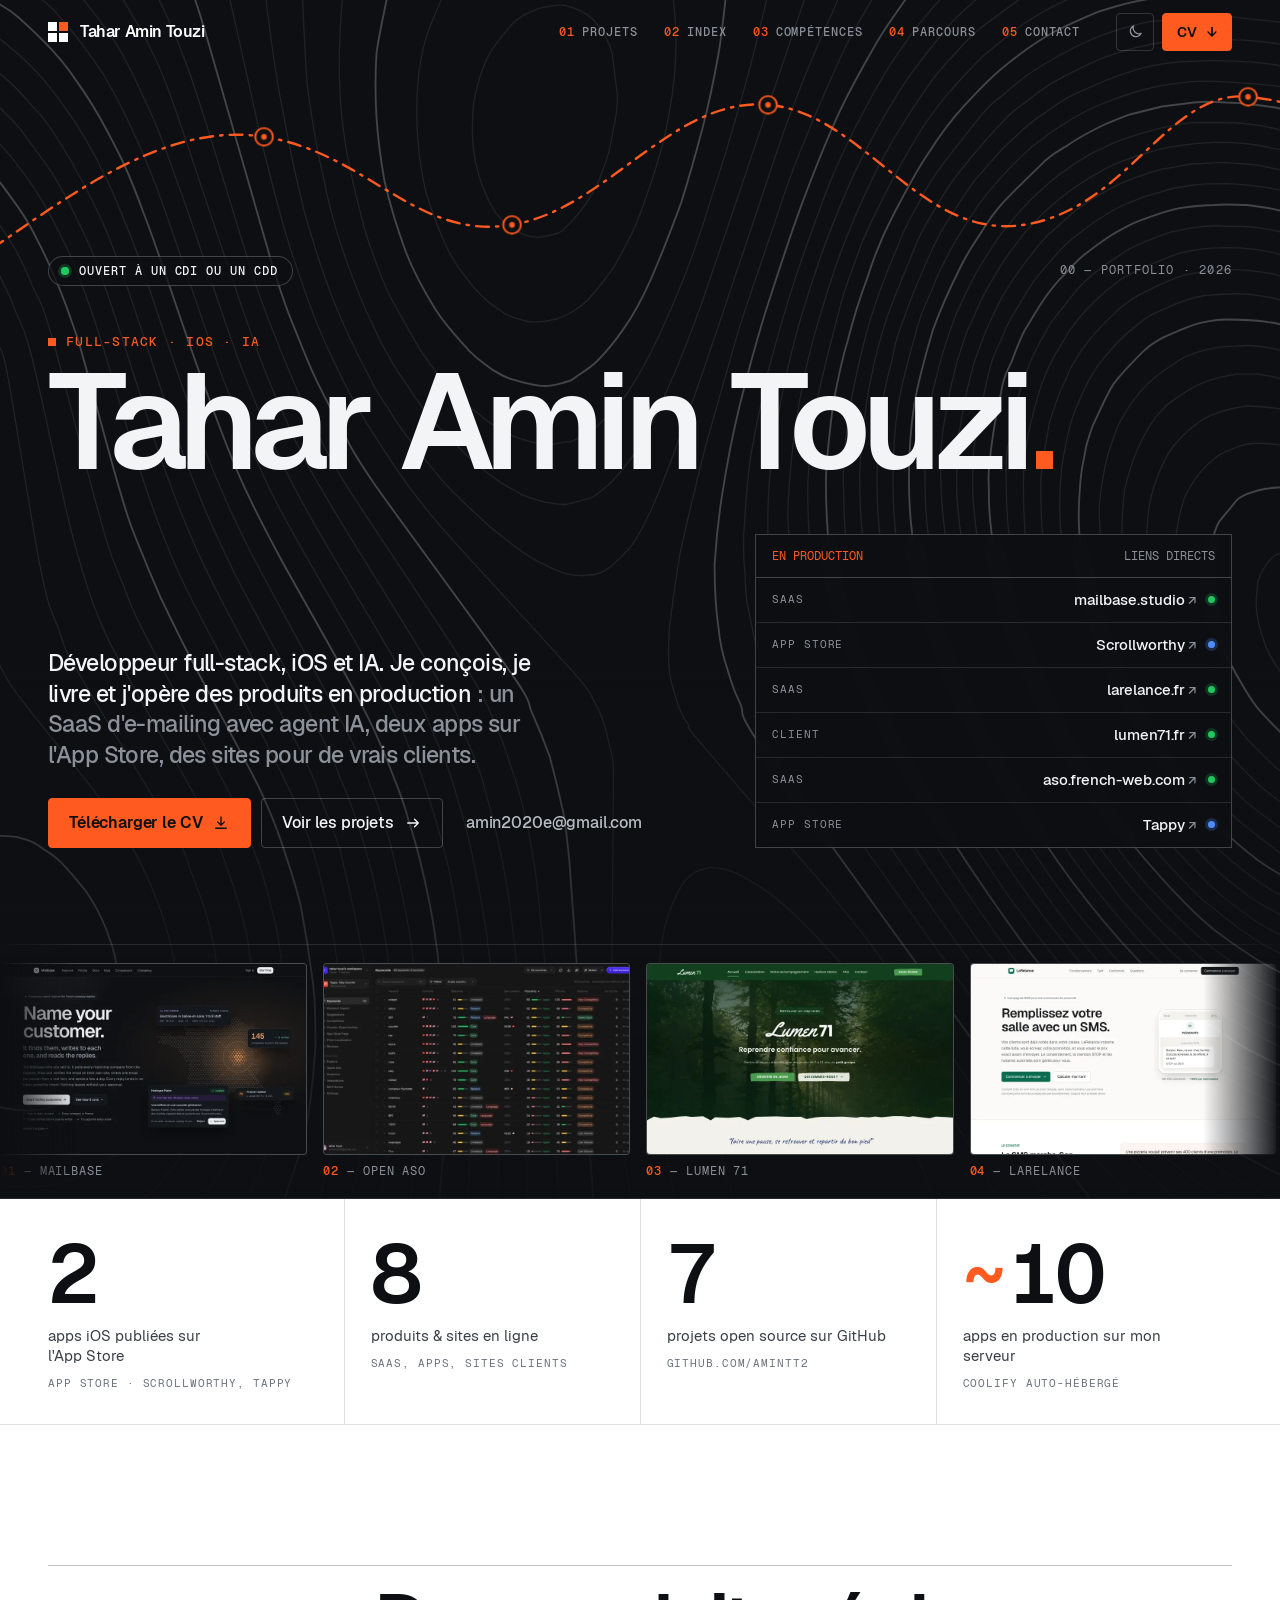
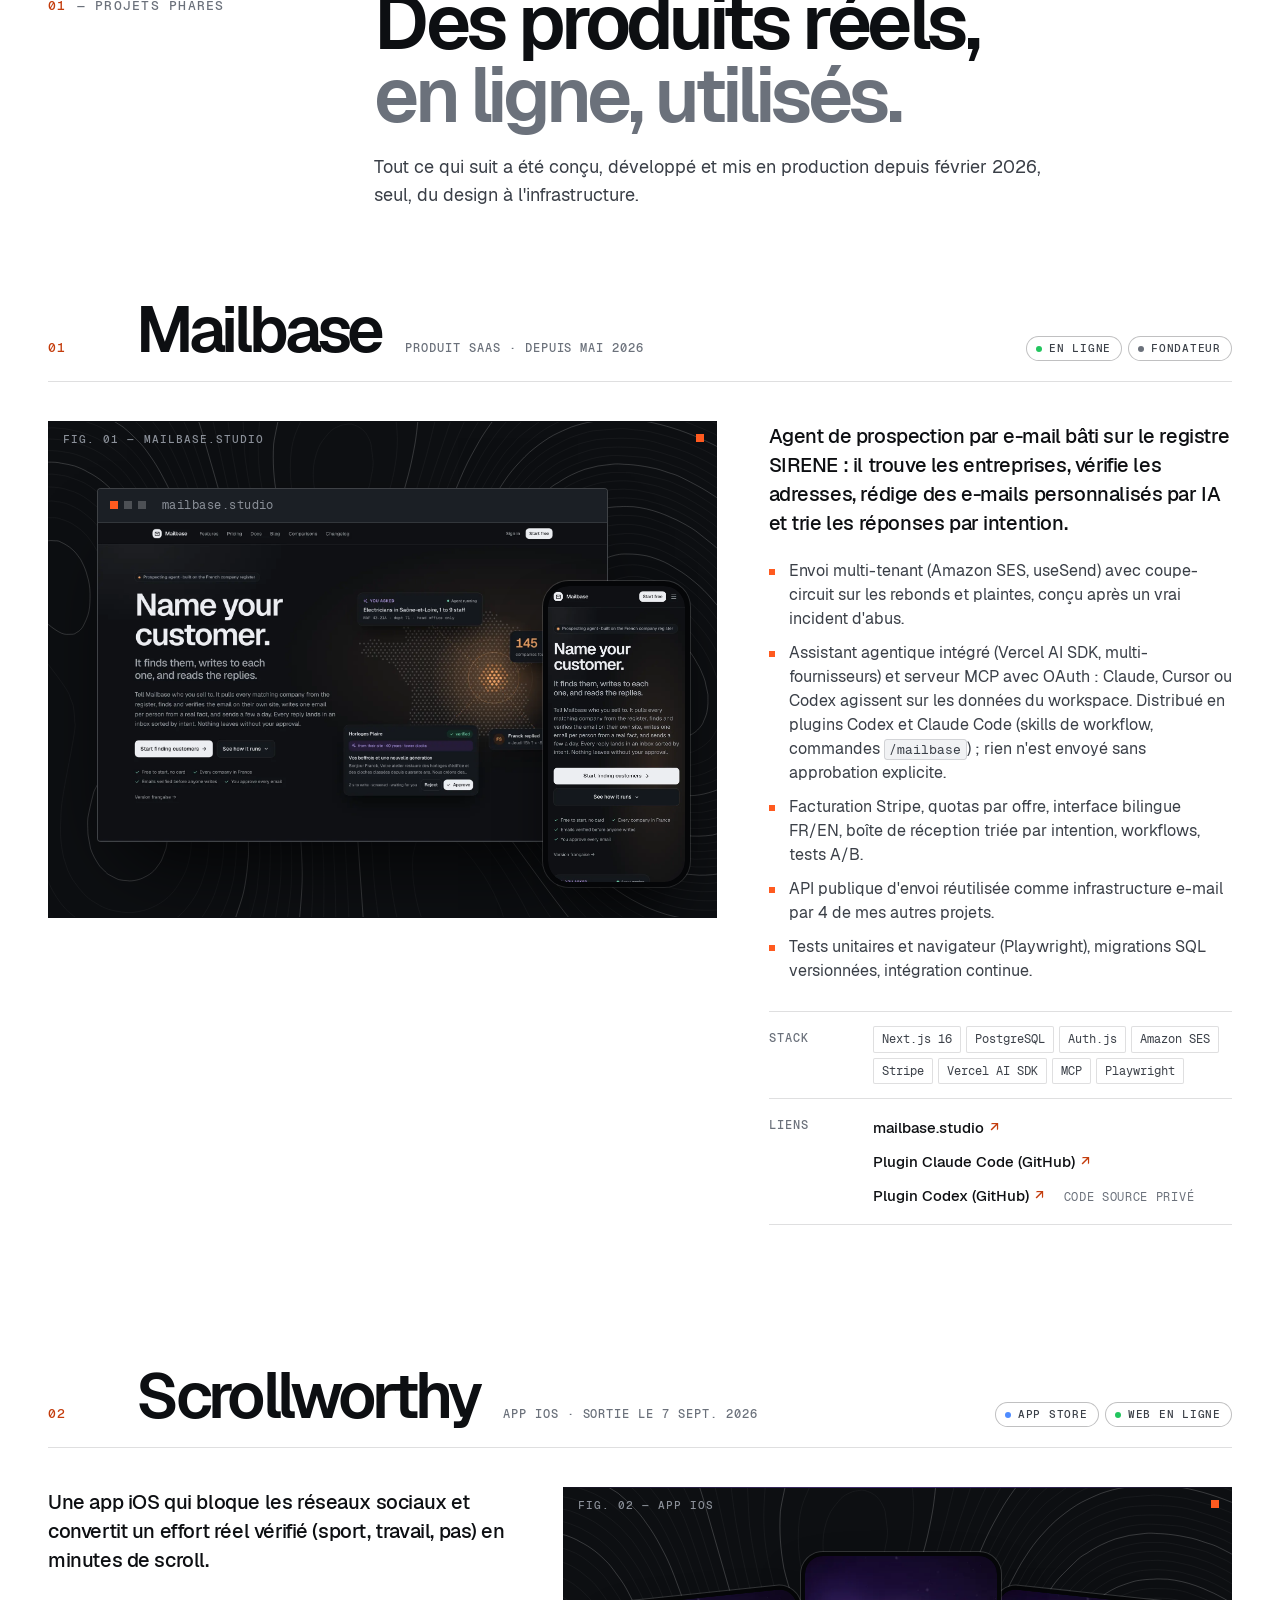
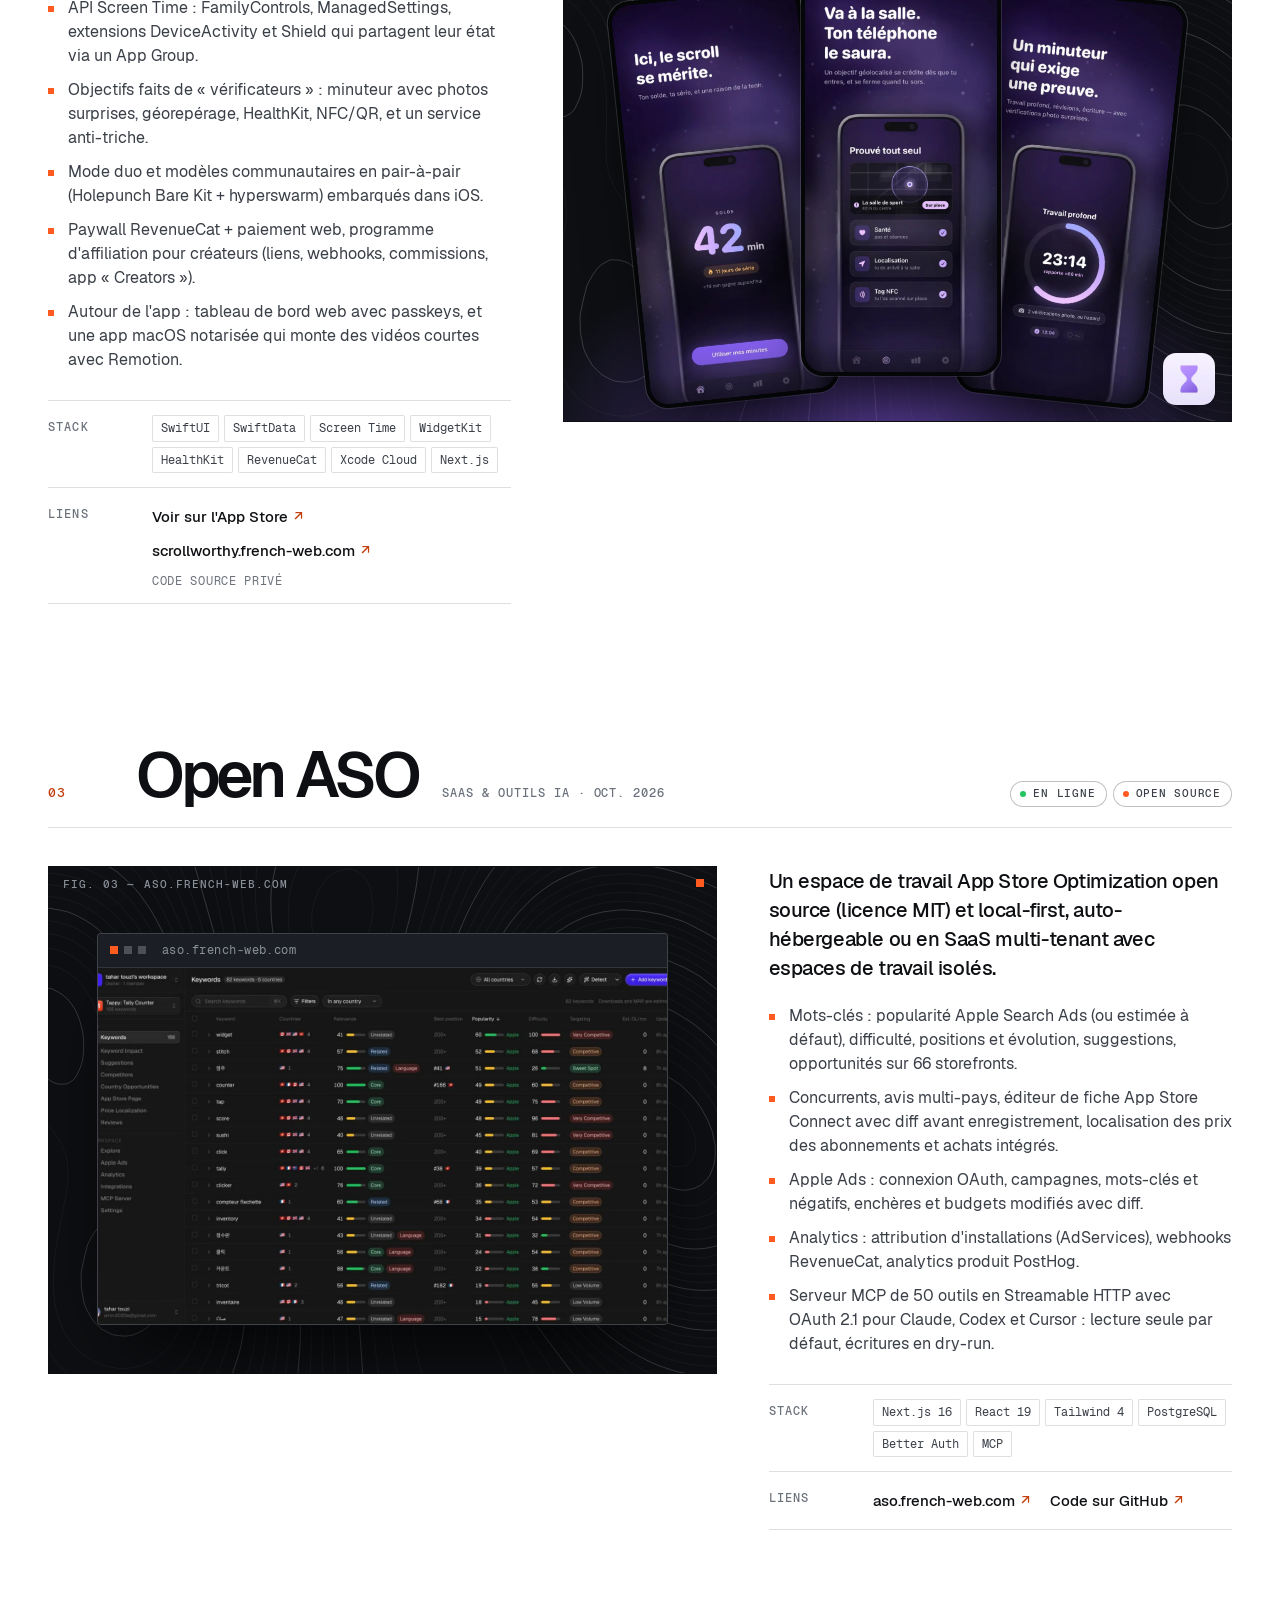
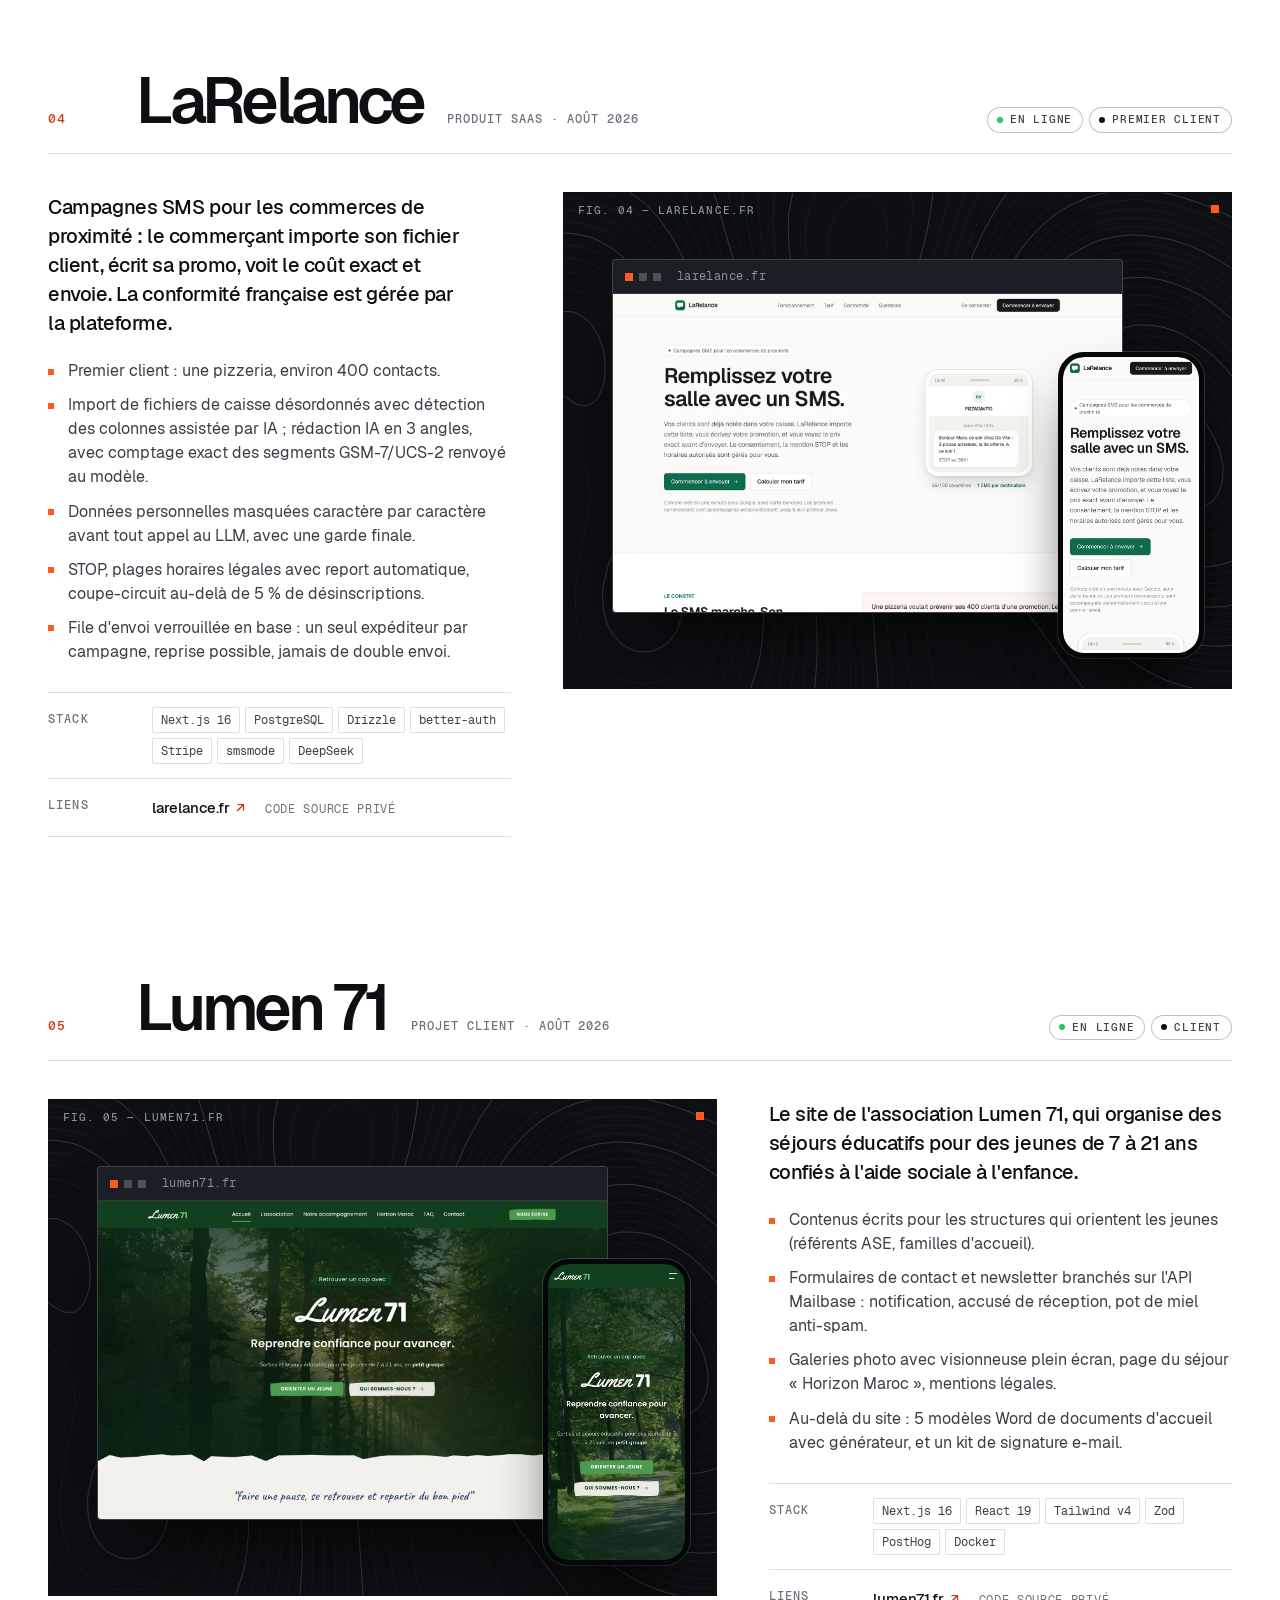
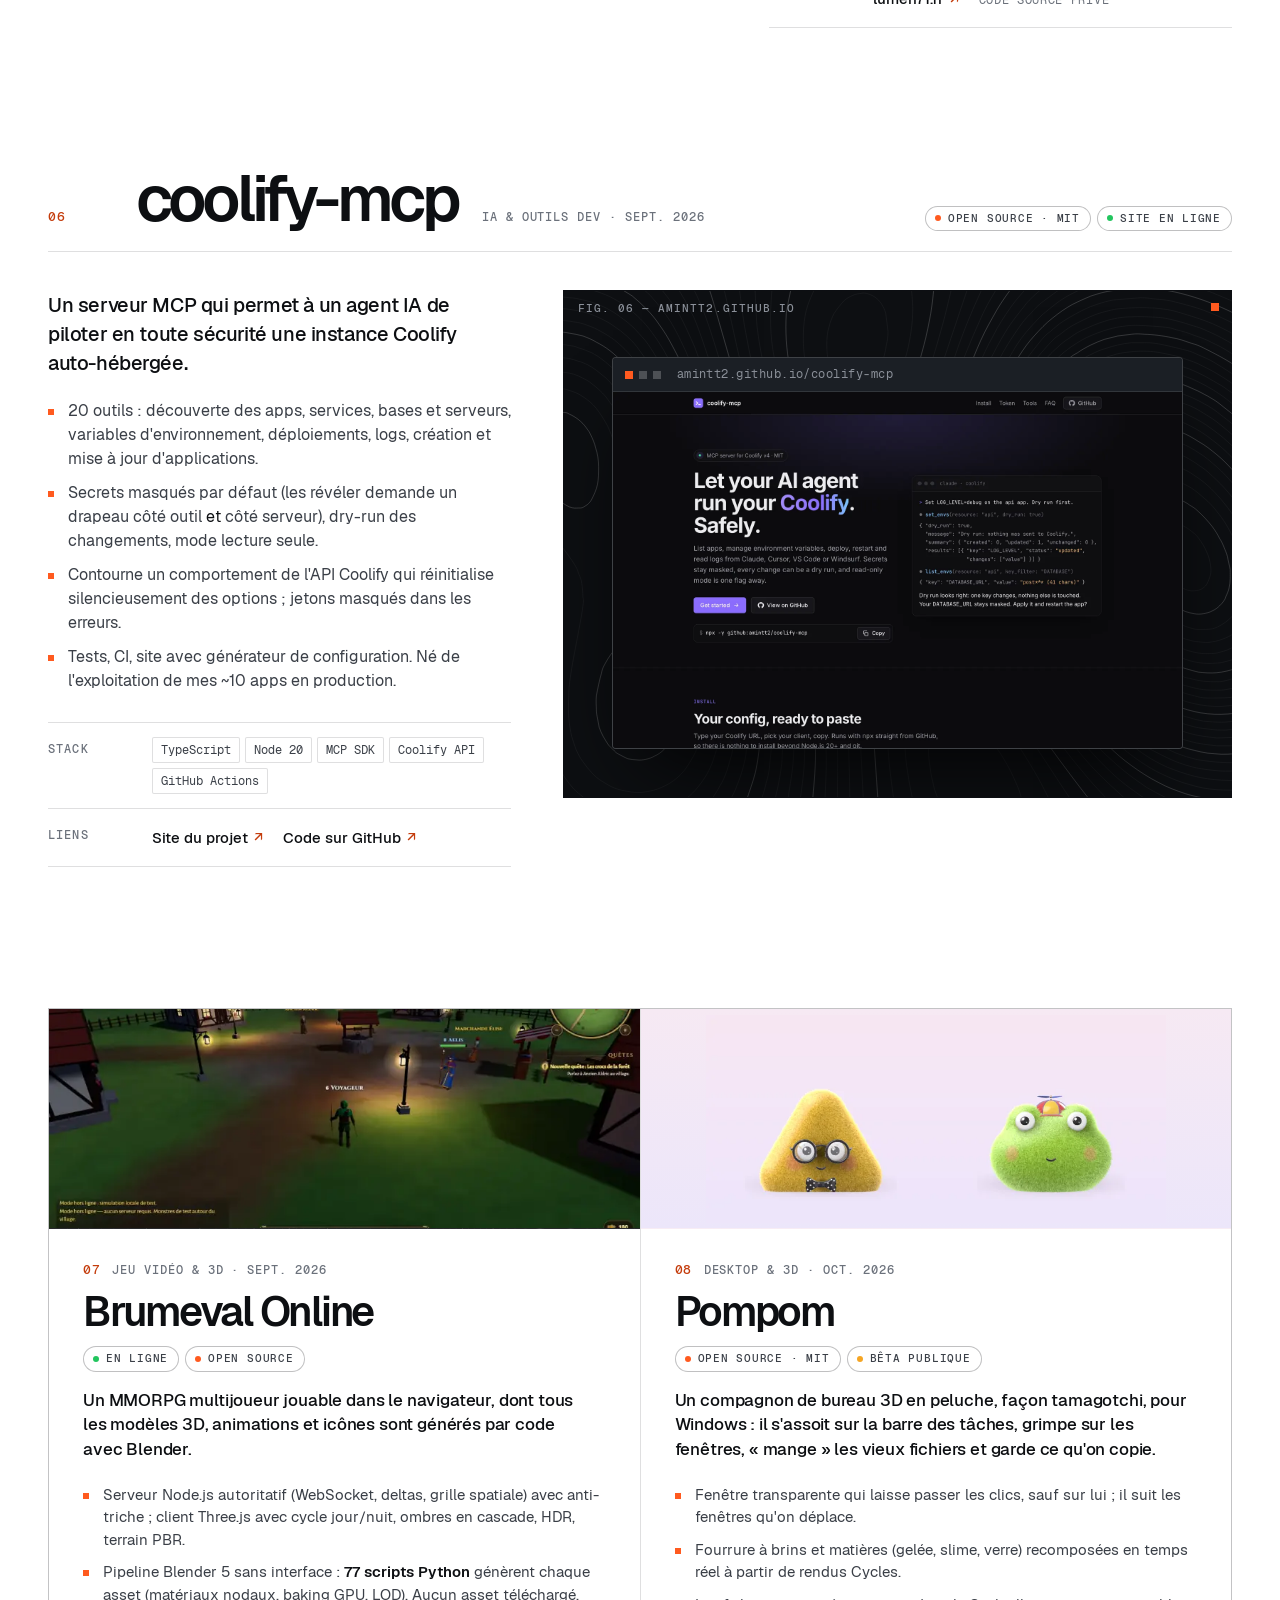
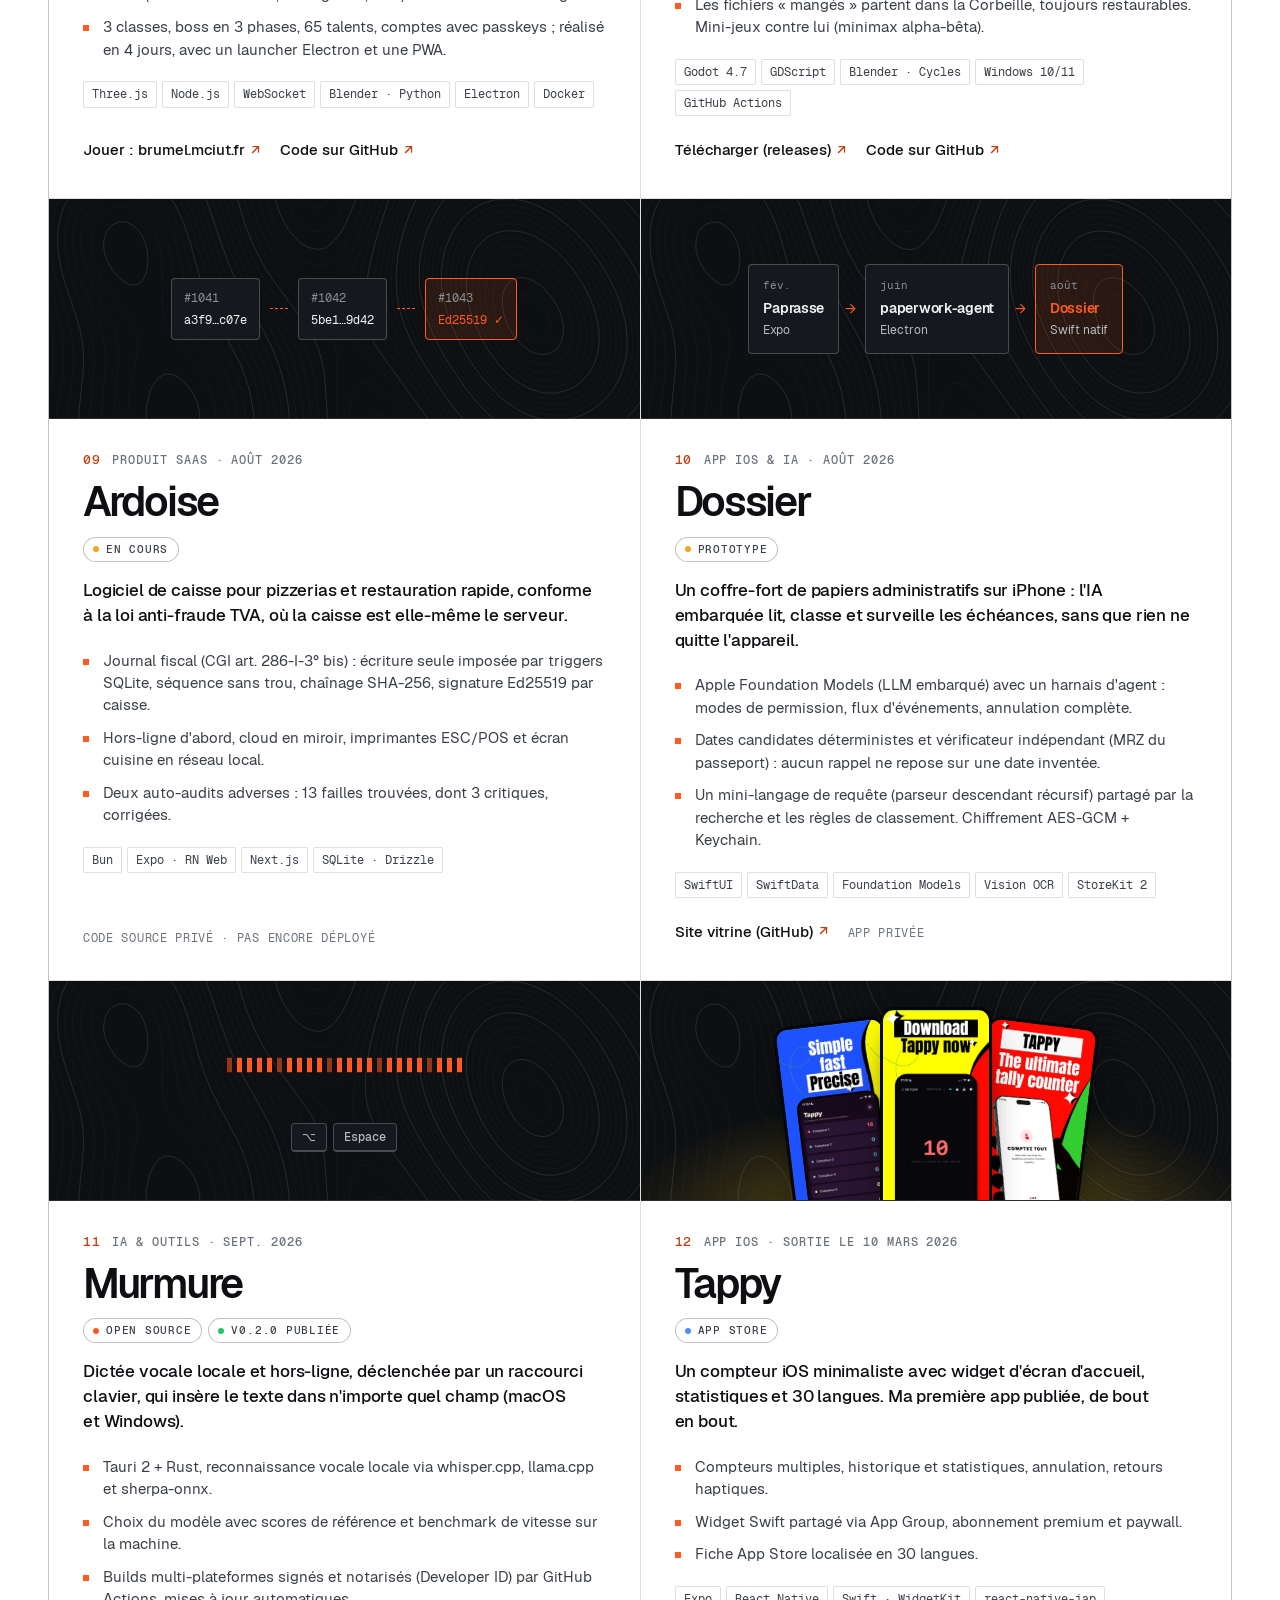
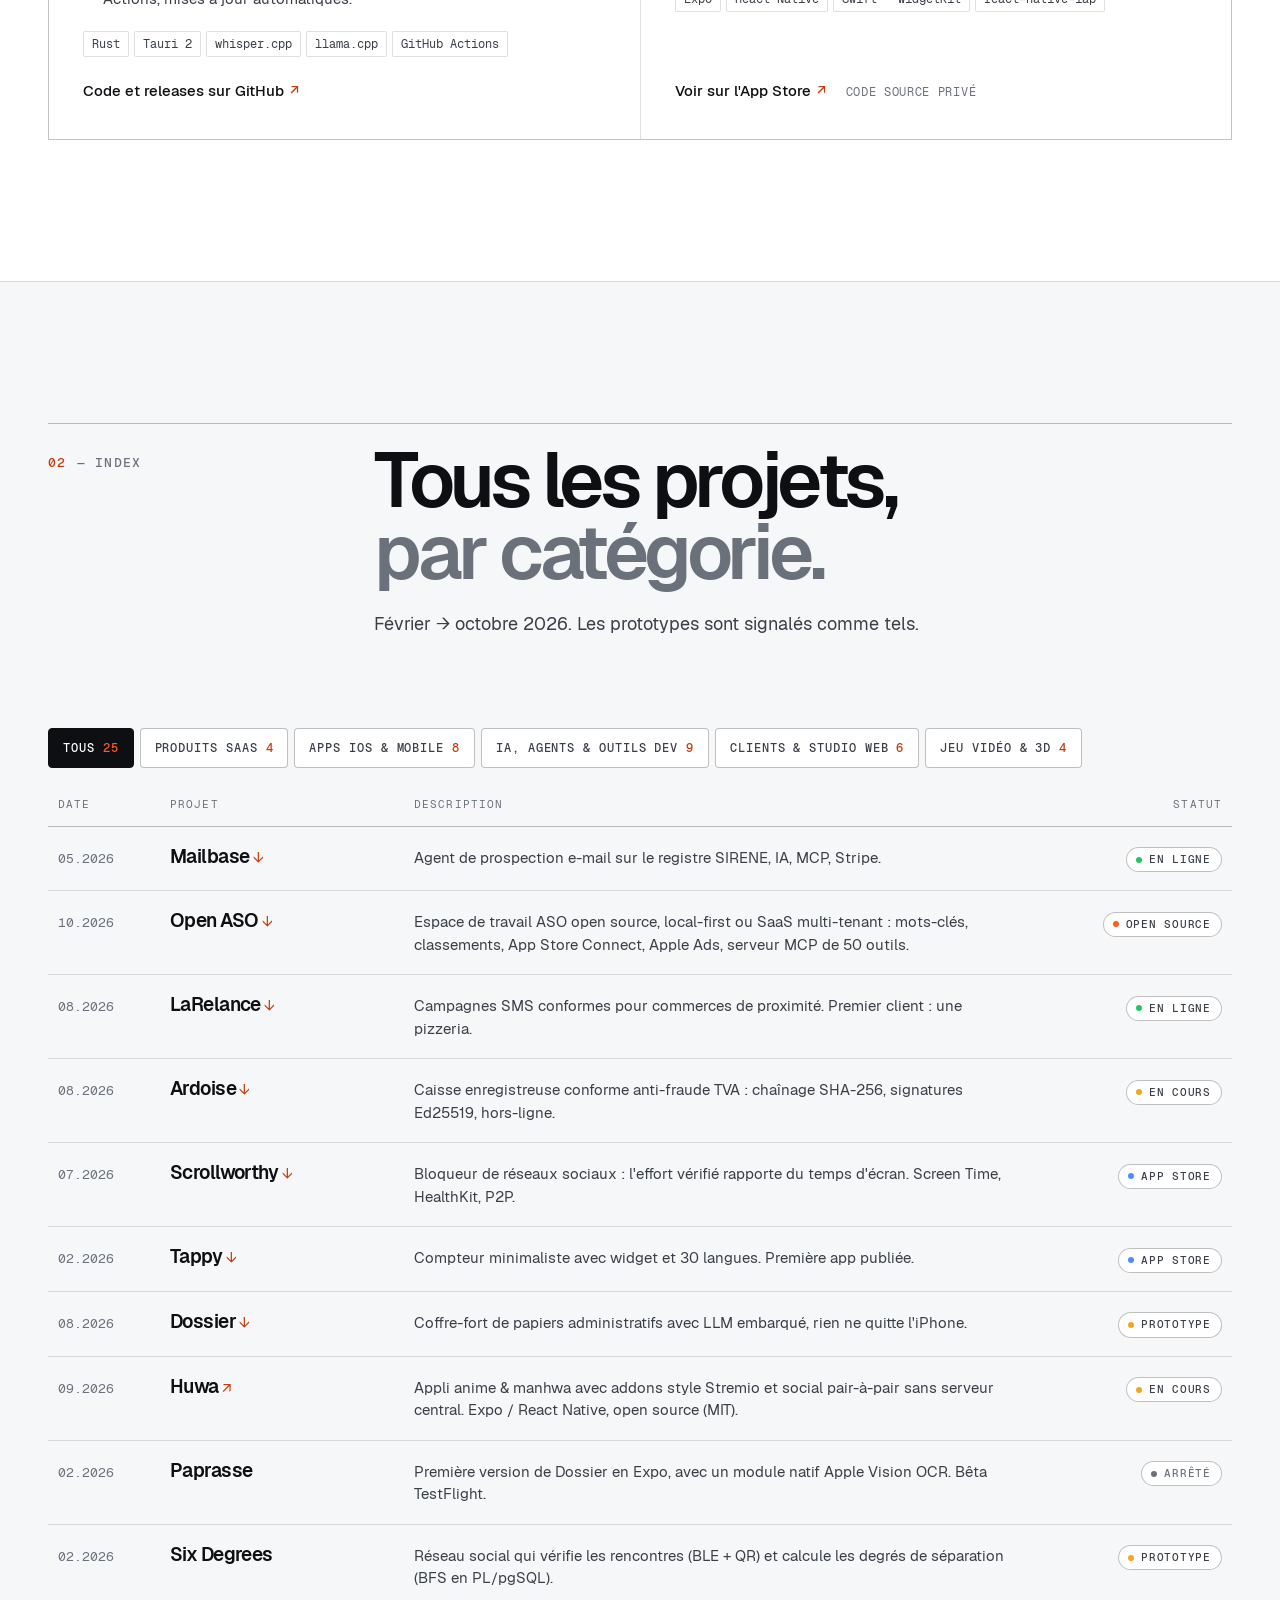
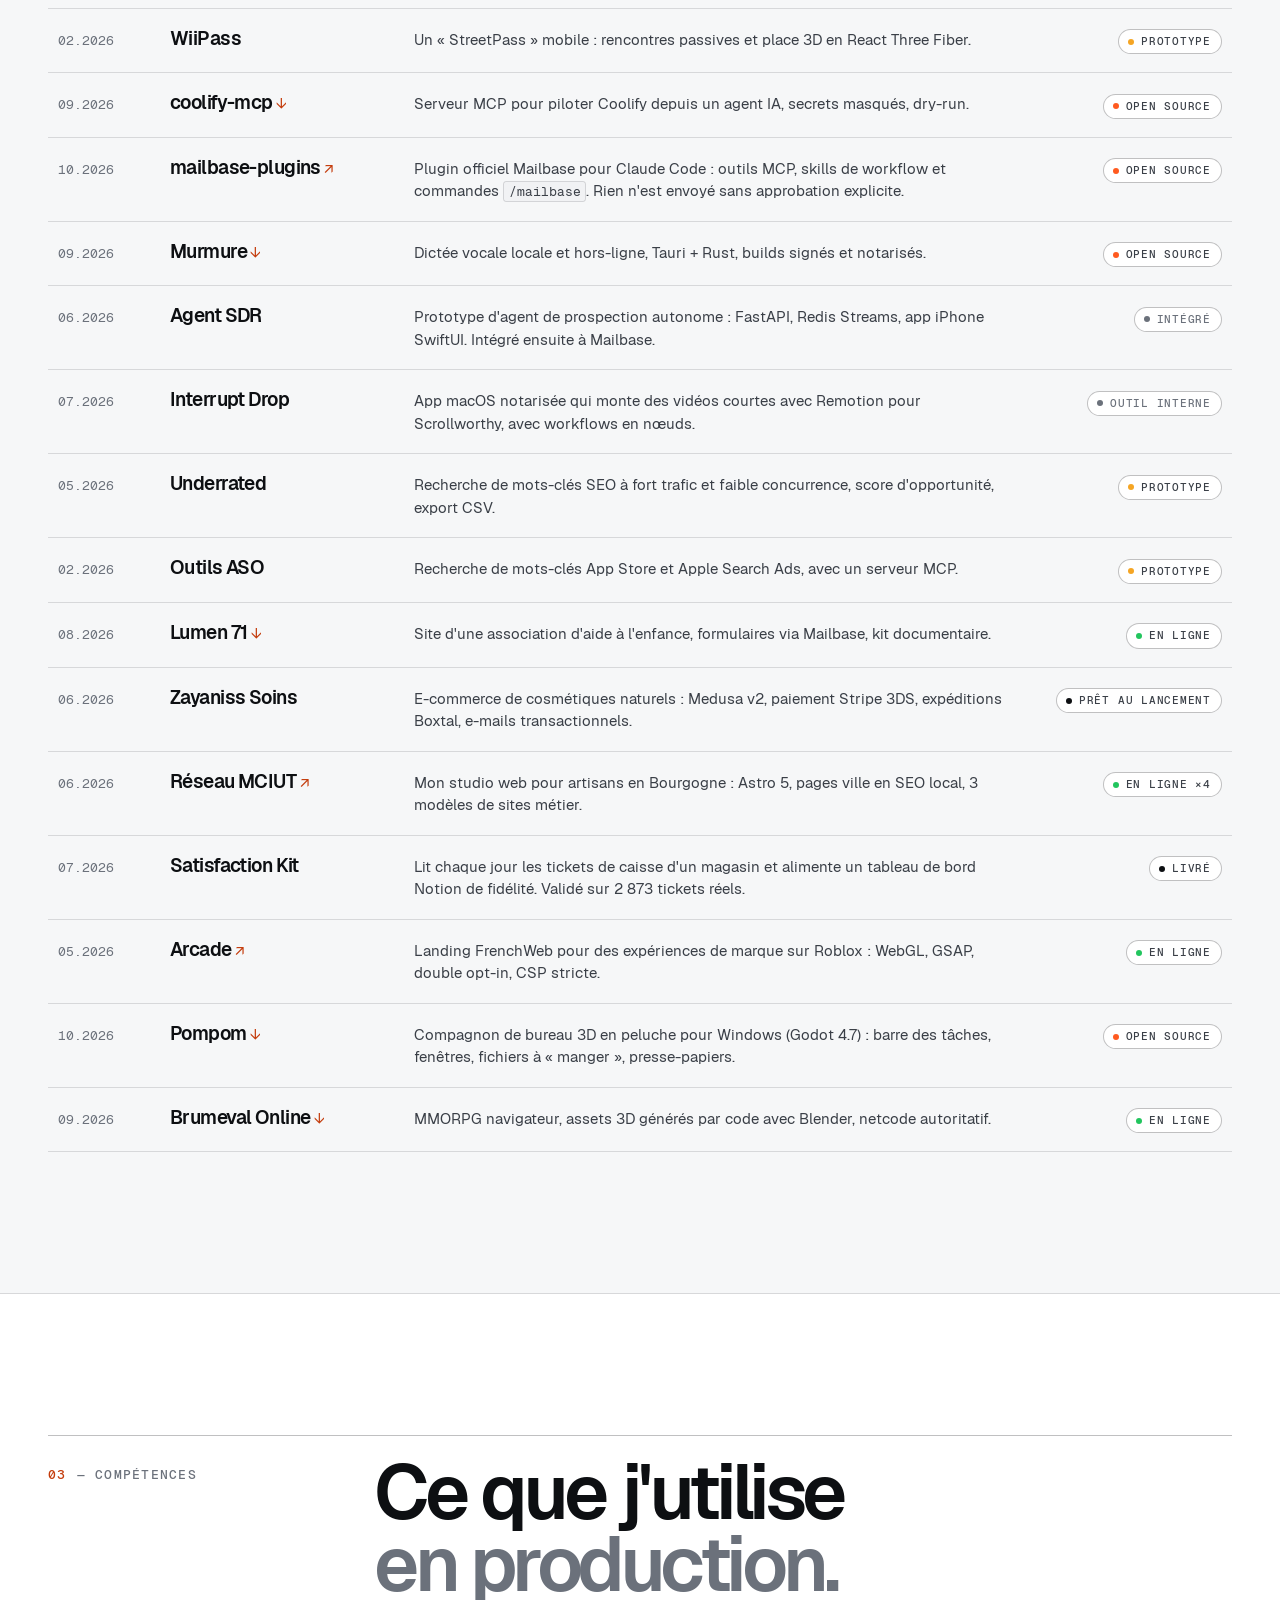
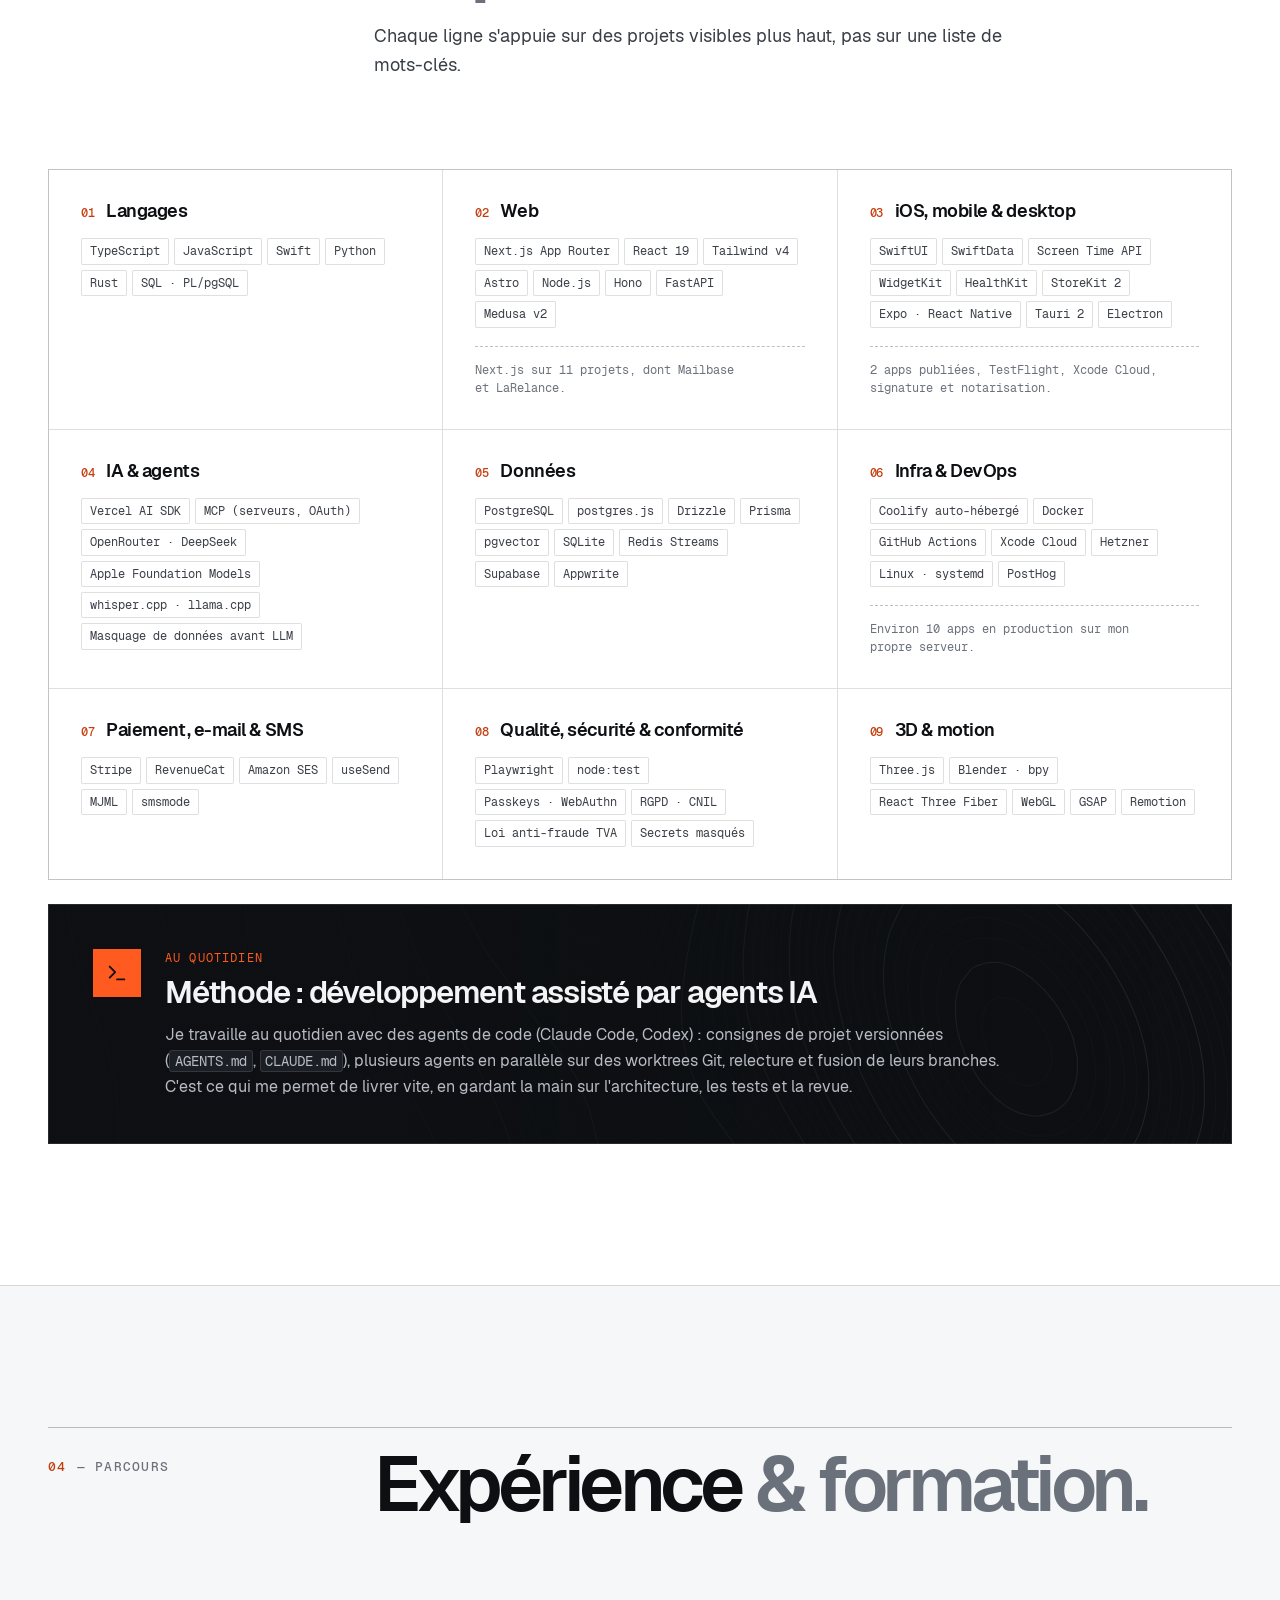
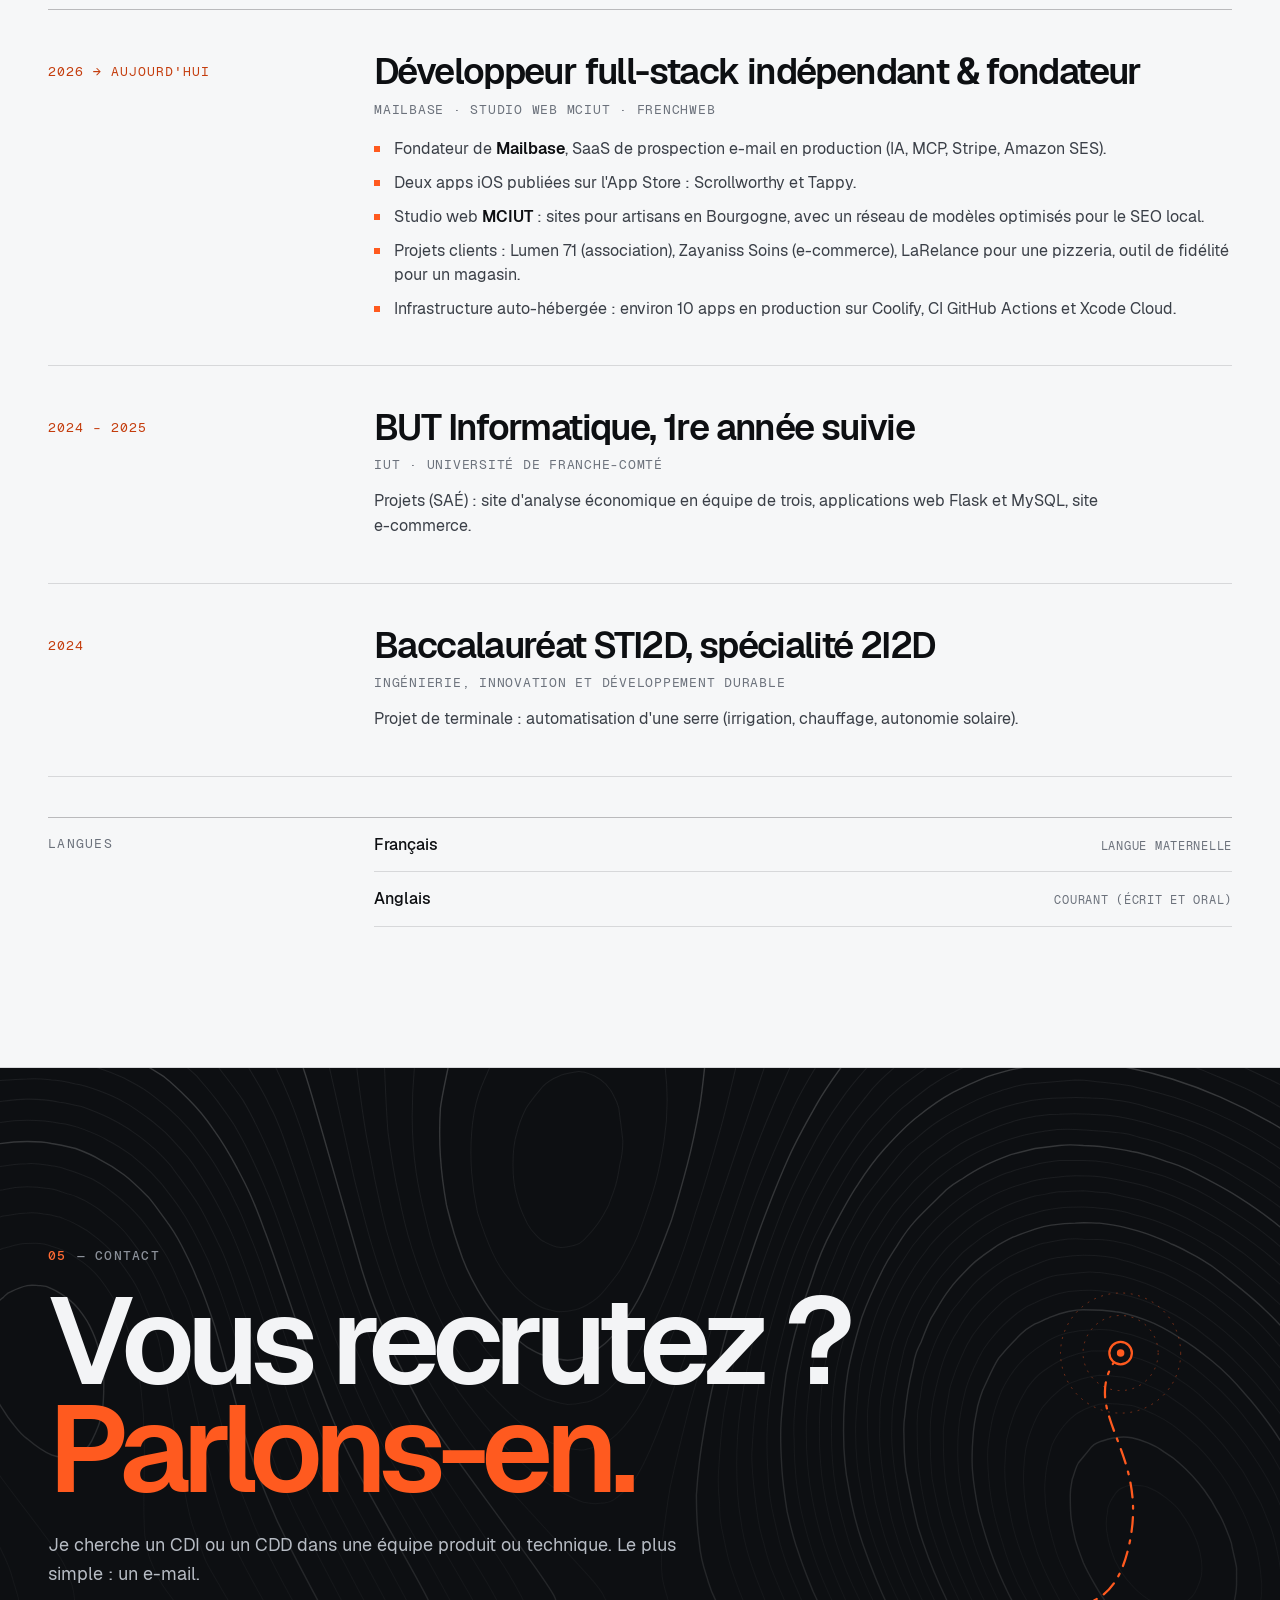
<file: index.html>
<!doctype html>
<html lang="fr">
<head>
  <meta charset="utf-8">
  <meta name="viewport" content="width=device-width, initial-scale=1, viewport-fit=cover">
  <title>Tahar Amin Touzi — Développeur Full-Stack · iOS · IA</title>
  <meta name="description" content="Développeur full-stack, iOS et IA. Un SaaS en production (Mailbase), deux apps sur l'App Store, des sites clients en ligne. Ouvert à un CDI ou un CDD.">
  <link rel="canonical" href="https://tahar.french-web.com/">
  <meta name="author" content="Tahar Amin Touzi">
  <meta name="color-scheme" content="light dark">
  <meta name="theme-color" content="#0d0f12">

  <meta property="og:type" content="profile">
  <meta property="og:locale" content="fr_FR">
  <meta property="og:site_name" content="Tahar Amin Touzi">
  <meta property="og:title" content="Tahar Amin Touzi — Développeur Full-Stack · iOS · IA">
  <meta property="og:description" content="Un SaaS en production, deux apps sur l'App Store, des sites clients en ligne. Ouvert à un CDI ou un CDD.">
  <meta property="og:url" content="https://tahar.french-web.com/">
  <meta property="og:image" content="https://tahar.french-web.com/assets/og.png">
  <meta property="og:image:width" content="1200">
  <meta property="og:image:height" content="630">
  <meta property="og:image:alt" content="Tahar Amin Touzi, développeur full-stack, iOS et IA">
  <meta property="profile:first_name" content="Tahar Amin">
  <meta property="profile:last_name" content="Touzi">
  <meta name="twitter:card" content="summary_large_image">
  <meta name="twitter:title" content="Tahar Amin Touzi — Développeur Full-Stack · iOS · IA">
  <meta name="twitter:description" content="Un SaaS en production, deux apps sur l'App Store, des sites clients en ligne.">
  <meta name="twitter:image" content="https://tahar.french-web.com/assets/og.png">

  <link rel="icon" href="assets/favicon.svg" type="image/svg+xml">
  <link rel="apple-touch-icon" href="assets/apple-touch-icon.png">

  <link rel="preload" href="assets/fonts/Geist-SemiBold.woff2" as="font" type="font/woff2" crossorigin>
  <link rel="preload" href="assets/fonts/Geist-Regular.woff2" as="font" type="font/woff2" crossorigin>
  <link rel="preload" href="assets/fonts/GeistMono-Regular.woff2" as="font" type="font/woff2" crossorigin>
  <link rel="stylesheet" href="assets/css/style.css?v=2026-10-09b">

  <script>
    // Thème : préférence mémorisée (facultative), sinon celle du système.
    (function () {
      try { var t = localStorage.getItem('theme'); if (t === 'light' || t === 'dark') document.documentElement.dataset.theme = t; } catch (e) {}
      document.documentElement.classList.add('js');
    })();
  </script>

  <script type="application/ld+json">
  {
    "@context": "https://schema.org",
    "@type": "Person",
    "name": "Tahar Amin Touzi",
    "jobTitle": "Développeur Full-Stack · iOS · IA",
    "url": "https://tahar.french-web.com/",
    "email": "mailto:amin2020e@gmail.com",
    "image": "https://tahar.french-web.com/assets/og.png",
    "sameAs": ["https://github.com/amintt2"],
    "alumniOf": { "@type": "CollegeOrUniversity", "name": "Université de Franche-Comté" },
    "knowsLanguage": ["fr", "en"],
    "knowsAbout": ["Next.js", "React", "TypeScript", "SwiftUI", "iOS", "PostgreSQL", "Model Context Protocol", "LLM", "Rust", "Tauri", "Three.js", "Stripe", "Docker", "Coolify"]
  }
  </script>
</head>
<body>
  <a class="skip-link" href="#main">Aller au contenu</a>

  <header class="nav" id="top">
    <div class="nav-inner">
      <a class="brand" href="#top" aria-label="Tahar Amin Touzi — haut de page">
        <span class="mark" aria-hidden="true"><i></i><i></i><i></i><i></i></span>
        <span class="brand-name">Tahar Amin Touzi</span>
      </a>
      <nav class="nav-links" aria-label="Navigation principale">
        <a href="#projets"><span aria-hidden="true">01</span>Projets</a>
        <a href="#index"><span aria-hidden="true">02</span>Index</a>
        <a href="#competences"><span aria-hidden="true">03</span>Compétences</a>
        <a href="#parcours"><span aria-hidden="true">04</span>Parcours</a>
        <a href="#contact"><span aria-hidden="true">05</span>Contact</a>
      </nav>
      <div class="nav-actions">
        <button class="icon-btn theme-toggle" type="button" aria-label="Changer de thème" title="Changer de thème">
          <svg class="i-sun" viewBox="0 0 24 24" aria-hidden="true"><circle cx="12" cy="12" r="4"/><path d="M12 2v2M12 20v2M4.9 4.9l1.4 1.4M17.7 17.7l1.4 1.4M2 12h2M20 12h2M4.9 19.1l1.4-1.4M17.7 6.3l1.4-1.4"/></svg>
          <svg class="i-moon" viewBox="0 0 24 24" aria-hidden="true"><path d="M20 14.5A8 8 0 0 1 9.5 4a8 8 0 1 0 10.5 10.5Z"/></svg>
        </button>
        <a class="btn btn-primary btn-small" href="Tahar-Amin-Touzi-CV.pdf" download>CV <span aria-hidden="true">↓</span></a>
      </div>
    </div>
  </header>

  <main id="main">
    <!-- ============ HERO ============ -->
    <section class="hero on-night" aria-labelledby="hero-title">
      <svg class="route" viewBox="0 0 1600 600" preserveAspectRatio="xMidYMid slice" aria-hidden="true" focusable="false">
        <defs>
          <mask id="route-reveal" maskUnits="userSpaceOnUse" x="-100" y="-100" width="1800" height="800">
            <path class="route-draw" pathLength="1" d="M-40,320 C80,240 200,140 330,160 S520,290 640,270 S840,110 960,120 S1150,290 1280,270 S1460,100 1560,110 S1640,150 1660,160"/>
          </mask>
        </defs>
        <path class="route-path" mask="url(#route-reveal)" d="M-40,320 C80,240 200,140 330,160 S520,290 640,270 S840,110 960,120 S1150,290 1280,270 S1460,100 1560,110 S1640,150 1660,160"/>
        <g class="pin" style="--pin-d: 0.5s"><circle class="pin-pulse" cx="330" cy="160" r="11"/><circle class="pin-ring" cx="330" cy="160" r="11"/><circle class="pin-dot" cx="330" cy="160" r="3.5"/></g>
        <g class="pin" style="--pin-d: 0.95s"><circle class="pin-pulse" cx="640" cy="270" r="11"/><circle class="pin-ring" cx="640" cy="270" r="11"/><circle class="pin-dot" cx="640" cy="270" r="3.5"/></g>
        <g class="pin" style="--pin-d: 1.35s"><circle class="pin-pulse" cx="960" cy="120" r="11"/><circle class="pin-ring" cx="960" cy="120" r="11"/><circle class="pin-dot" cx="960" cy="120" r="3.5"/></g>
        <g class="pin" style="--pin-d: 2s"><circle class="pin-pulse" cx="1560" cy="110" r="11"/><circle class="pin-ring" cx="1560" cy="110" r="11"/><circle class="pin-dot" cx="1560" cy="110" r="3.5"/></g>
      </svg>

      <div class="wrap hero-inner">
        <div class="hero-bar reveal">
          <p class="status"><span class="pulse" aria-hidden="true"></span>Ouvert à un CDI ou un CDD</p>
          <p class="hero-coord mono" aria-hidden="true">00 — Portfolio · 2026</p>
        </div>

        <p class="kicker reveal">Full-Stack · iOS · IA</p>
        <h1 class="hero-title" id="hero-title">
          <span class="w"><span class="word">Tahar</span></span>
          <span class="w"><span class="word">Amin</span></span>
          <span class="w"><span class="word">Touzi<span class="sq" aria-hidden="true"></span></span></span>
        </h1>

        <div class="hero-bottom">
          <div class="hero-copy reveal">
            <p class="lead">Développeur <strong>full-stack, iOS et IA</strong>. Je conçois, je livre et j'opère des produits en production<span class="lead-rest">&nbsp;: un SaaS d'e-mailing avec agent IA, deux apps sur l'App&nbsp;Store, des sites pour de vrais clients.</span></p>
            <div class="cta-row">
              <a class="btn btn-primary" href="Tahar-Amin-Touzi-CV.pdf" download>
                Télécharger le CV
                <svg viewBox="0 0 24 24" aria-hidden="true"><path d="M12 4v11m0 0-4.5-4.5M12 15l4.5-4.5M5 19h14"/></svg>
              </a>
              <a class="btn" href="#projets">Voir les projets <svg viewBox="0 0 24 24" aria-hidden="true"><path d="M5 12h14m0 0-5-5m5 5-5 5"/></svg></a>
              <a class="btn btn-ghost" href="mailto:amin2020e@gmail.com">amin2020e@gmail.com</a>
            </div>
          </div>

          <aside class="live reveal" aria-labelledby="live-title">
            <div class="live-head">
              <p class="mono" id="live-title">En production</p>
              <p class="mono live-total">Liens directs</p>
            </div>
            <ul class="live-list">
              <li><span class="live-kind mono">SaaS</span><a href="https://mailbase.studio" target="_blank" rel="noopener">mailbase.studio</a><span class="dot dot-live" aria-hidden="true"></span></li>
              <li><span class="live-kind mono">App Store</span><a href="https://apps.apple.com/fr/app/scrollworthy-bloqueur/id6792513004" target="_blank" rel="noopener">Scrollworthy</a><span class="dot dot-store" aria-hidden="true"></span></li>
              <li><span class="live-kind mono">SaaS</span><a href="https://larelance.fr" target="_blank" rel="noopener">larelance.fr</a><span class="dot dot-live" aria-hidden="true"></span></li>
              <li><span class="live-kind mono">Client</span><a href="https://lumen71.fr" target="_blank" rel="noopener">lumen71.fr</a><span class="dot dot-live" aria-hidden="true"></span></li>
              <li><span class="live-kind mono">SaaS</span><a href="https://aso.french-web.com" target="_blank" rel="noopener">aso.french-web.com</a><span class="dot dot-live" aria-hidden="true"></span></li>
              <li><span class="live-kind mono">App Store</span><a href="https://apps.apple.com/fr/app/tally-app-tappy/id6759305108" target="_blank" rel="noopener">Tappy</a><span class="dot dot-store" aria-hidden="true"></span></li>
            </ul>
          </aside>
        </div>
      </div>

      <!-- Bandeau de vraies captures -->
      <div class="reel" aria-label="Captures de projets en ligne">
        <div class="reel-track">
          <ul class="reel-group">
            <li><figure><img src="assets/shots/thumbs/mailbase.webp" width="800" height="500" alt="Page d'accueil de Mailbase" fetchpriority="high"><figcaption><b>01</b> — Mailbase</figcaption></figure></li>
            <li><figure><img src="assets/shots/thumbs/open-aso.webp" width="800" height="478" alt="Open ASO : suivi des mots-clés App Store, popularité, difficulté et positions"><figcaption><b>02</b> — Open ASO</figcaption></figure></li>
            <li><figure><img src="assets/shots/thumbs/lumen71.webp" width="800" height="500" alt="Site de l'association Lumen 71"><figcaption><b>03</b> — Lumen 71</figcaption></figure></li>
            <li><figure><img src="assets/shots/thumbs/larelance.webp" width="800" height="500" alt="Page d'accueil de LaRelance" loading="lazy"><figcaption><b>04</b> — LaRelance</figcaption></figure></li>
            <li><figure><img src="assets/shots/thumbs/coolify-mcp.webp" width="800" height="500" alt="Site de coolify-mcp" loading="lazy"><figcaption><b>05</b> — coolify-mcp</figcaption></figure></li>
            <li><figure><img src="assets/shots/thumbs/arcade.webp" width="800" height="500" alt="Landing Arcade by FrenchWeb" loading="lazy"><figcaption><b>06</b> — Arcade</figcaption></figure></li>
            <li><figure><img src="assets/shots/thumbs/mciut-electricien.webp" width="800" height="500" alt="Modèle de site pour électricien du réseau MCIUT" loading="lazy"><figcaption><b>07</b> — MCIUT · électricien</figcaption></figure></li>
            <li><figure><img src="assets/shots/thumbs/mciut.webp" width="800" height="500" alt="Site du studio web MCIUT" loading="lazy"><figcaption><b>08</b> — MCIUT · studio web</figcaption></figure></li>
          </ul>
        </div>
      </div>
    </section>

    <!-- ============ CHIFFRES ============ -->
    <section class="figures" aria-label="Quelques chiffres">
      <div class="wrap">
        <dl class="figures-grid">
          <div class="fig reveal"><dt>apps iOS publiées sur l'App&nbsp;Store</dt><dd class="fig-num" data-count="2">2</dd><dd class="fig-src">App Store · Scrollworthy, Tappy</dd></div>
          <div class="fig reveal"><dt>produits &amp; sites en ligne</dt><dd class="fig-num" data-count="8">8</dd><dd class="fig-src">SaaS, apps, sites clients</dd></div>
          <div class="fig reveal"><dt>projets open source sur GitHub</dt><dd class="fig-num" data-count="7">7</dd><dd class="fig-src">github.com/amintt2</dd></div>
          <div class="fig reveal"><dt>apps en production sur mon serveur</dt><dd class="fig-num"><span class="approx">~</span><span data-count="10">10</span></dd><dd class="fig-src">Coolify auto-hébergé</dd></div>
        </dl>
      </div>
    </section>

    <!-- ============ PROJETS PHARES ============ -->
    <section class="section" id="projets" aria-labelledby="projets-title">
      <div class="wrap">
        <header class="section-head reveal">
          <p class="label"><b>01</b> — Projets phares</p>
          <div>
            <h2 id="projets-title">Des produits réels, <span class="dim">en ligne, utilisés.</span></h2>
            <p class="section-sub">Tout ce qui suit a été conçu, développé et mis en production depuis février&nbsp;2026, seul, du design à l'infrastructure.</p>
          </div>
        </header>

        <!-- Mailbase -->
        <article class="case" id="mailbase">
          <header class="case-head reveal">
            <span class="case-num">01</span>
            <h3 class="case-title">Mailbase</h3>
            <p class="case-meta">Produit SaaS · depuis mai 2026</p>
            <ul class="badges"><li class="badge badge-live">En ligne</li><li class="badge">Fondateur</li></ul>
          </header>
          <div class="case-grid">
            <div class="case-media reveal">
              <div class="plate" data-cap="Fig. 01 — mailbase.studio">
                <div class="browser">
                  <div class="browser-bar"><span></span><span></span><span></span><p class="browser-url mono">mailbase.studio</p></div>
                  <img src="assets/shots/mailbase.webp" width="1600" height="1000" alt="Page d'accueil de Mailbase : « Name your customer. »" loading="lazy">
                </div>
                <div class="phone phone-float"><img src="assets/shots/mailbase-m.webp" width="540" height="1169" alt="Mailbase sur mobile" loading="lazy"></div>
              </div>
            </div>
            <div class="case-body reveal">
              <p class="case-pitch">Agent de prospection par e-mail bâti sur le registre SIRENE&nbsp;: il trouve les entreprises, vérifie les adresses, rédige des e-mails personnalisés par IA et trie les réponses par intention.</p>
              <ul class="points">
                <li>Envoi multi-tenant (Amazon SES, useSend) avec coupe-circuit sur les rebonds et plaintes, conçu après un vrai incident d'abus.</li>
                <li>Assistant agentique intégré (Vercel AI SDK, multi-fournisseurs) et serveur MCP avec OAuth&nbsp;: Claude, Cursor ou Codex agissent sur les données du workspace. Distribué en plugins Codex et Claude Code (skills de workflow, commandes <code>/mailbase</code>)&nbsp;; rien n'est envoyé sans approbation explicite.</li>
                <li>Facturation Stripe, quotas par offre, interface bilingue FR/EN, boîte de réception triée par intention, workflows, tests A/B.</li>
                <li>API publique d'envoi réutilisée comme infrastructure e-mail par 4 de mes autres projets.</li>
                <li>Tests unitaires et navigateur (Playwright), migrations SQL versionnées, intégration continue.</li>
              </ul>
              <dl class="spec">
                <div><dt>Stack</dt><dd><ul class="chips"><li>Next.js 16</li><li>PostgreSQL</li><li>Auth.js</li><li>Amazon SES</li><li>Stripe</li><li>Vercel AI SDK</li><li>MCP</li><li>Playwright</li></ul></dd></div>
                <div><dt>Liens</dt><dd class="links">
                  <a class="link-arrow" href="https://mailbase.studio" target="_blank" rel="noopener">mailbase.studio</a>
                  <a class="link-arrow" href="https://github.com/amintt2/mailbase-plugins" target="_blank" rel="noopener">Plugin Claude Code (GitHub)</a>
                  <a class="link-arrow" href="https://github.com/amintt2/mailbase-codex-plugin" target="_blank" rel="noopener">Plugin Codex (GitHub)</a>
                  <span class="private">Code source privé</span>
                </dd></div>
              </dl>
            </div>
          </div>
        </article>

        <!-- Scrollworthy -->
        <article class="case case-flip" id="scrollworthy">
          <header class="case-head reveal">
            <span class="case-num">02</span>
            <h3 class="case-title">Scrollworthy</h3>
            <p class="case-meta">App iOS · sortie le 7&nbsp;sept.&nbsp;2026</p>
            <ul class="badges"><li class="badge badge-store">App Store</li><li class="badge badge-live">Web en ligne</li></ul>
          </header>
          <div class="case-grid">
            <div class="case-media reveal">
              <div class="plate phones-stage tint-violet" data-cap="Fig. 02 — App iOS">
                <div class="phone p-left"><img src="assets/shots/scrollworthy-2.webp" width="540" height="1168" alt="Scrollworthy : « Ici, le scroll se mérite »" loading="lazy"></div>
                <div class="phone p-center"><img src="assets/shots/scrollworthy-1.webp" width="540" height="1168" alt="Scrollworthy : objectif géolocalisé à la salle de sport" loading="lazy"></div>
                <div class="phone p-right"><img src="assets/shots/scrollworthy-4.webp" width="540" height="1168" alt="Scrollworthy : minuteur avec vérifications photo" loading="lazy"></div>
                <img class="app-icon" src="assets/shots/scrollworthy-icon.webp" width="256" height="256" alt="" loading="lazy">
              </div>
            </div>
            <div class="case-body reveal">
              <p class="case-pitch">Une app iOS qui bloque les réseaux sociaux et convertit un effort réel vérifié (sport, travail, pas) en minutes de scroll.</p>
              <ul class="points">
                <li>API Screen Time&nbsp;: FamilyControls, ManagedSettings, extensions DeviceActivity et Shield qui partagent leur état via un App Group.</li>
                <li>Objectifs faits de «&nbsp;vérificateurs&nbsp;»&nbsp;: minuteur avec photos surprises, géorepérage, HealthKit, NFC/QR, et un service anti-triche.</li>
                <li>Mode duo et modèles communautaires en pair-à-pair (Holepunch Bare Kit + hyperswarm) embarqués dans iOS.</li>
                <li>Paywall RevenueCat + paiement web, programme d'affiliation pour créateurs (liens, webhooks, commissions, app «&nbsp;Creators&nbsp;»).</li>
                <li>Autour de l'app&nbsp;: tableau de bord web avec passkeys, et une app macOS notarisée qui monte des vidéos courtes avec Remotion.</li>
              </ul>
              <dl class="spec">
                <div><dt>Stack</dt><dd><ul class="chips"><li>SwiftUI</li><li>SwiftData</li><li>Screen Time</li><li>WidgetKit</li><li>HealthKit</li><li>RevenueCat</li><li>Xcode Cloud</li><li>Next.js</li></ul></dd></div>
                <div><dt>Liens</dt><dd class="links">
                  <a class="link-arrow" href="https://apps.apple.com/fr/app/scrollworthy-bloqueur/id6792513004" target="_blank" rel="noopener">Voir sur l'App Store</a>
                  <a class="link-arrow" href="https://scrollworthy.french-web.com" target="_blank" rel="noopener">scrollworthy.french-web.com</a>
                  <span class="private">Code source privé</span>
                </dd></div>
              </dl>
            </div>
          </div>
        </article>

        <!-- Open ASO -->
        <article class="case" id="open-aso">
          <header class="case-head reveal">
            <span class="case-num">03</span>
            <h3 class="case-title">Open ASO</h3>
            <p class="case-meta">SaaS &amp; outils IA · oct. 2026</p>
            <ul class="badges"><li class="badge badge-live">En ligne</li><li class="badge badge-oss">Open source</li></ul>
          </header>
          <div class="case-grid">
            <div class="case-media reveal">
              <div class="plate" data-cap="Fig. 03 — aso.french-web.com">
                <div class="browser">
                  <div class="browser-bar"><span></span><span></span><span></span><p class="browser-url mono">aso.french-web.com</p></div>
                  <img src="assets/shots/open-aso.webp" width="1408" height="840" alt="Open ASO : suivi des mots-clés App Store, popularité, difficulté et positions" loading="lazy">
                </div>
              </div>
            </div>
            <div class="case-body reveal">
              <p class="case-pitch">Un espace de travail App Store Optimization open source (licence MIT) et local-first, auto-hébergeable ou en SaaS multi-tenant avec espaces de travail isolés.</p>
              <ul class="points">
                <li>Mots-clés&nbsp;: popularité Apple Search Ads (ou estimée à défaut), difficulté, positions et évolution, suggestions, opportunités sur 66 storefronts.</li>
                <li>Concurrents, avis multi-pays, éditeur de fiche App Store Connect avec diff avant enregistrement, localisation des prix des abonnements et achats intégrés.</li>
                <li>Apple Ads&nbsp;: connexion OAuth, campagnes, mots-clés et négatifs, enchères et budgets modifiés avec diff.</li>
                <li>Analytics&nbsp;: attribution d'installations (AdServices), webhooks RevenueCat, analytics produit PostHog.</li>
                <li>Serveur MCP de 50 outils en Streamable HTTP avec OAuth&nbsp;2.1 pour Claude, Codex et Cursor&nbsp;: lecture seule par défaut, écritures en dry-run.</li>
              </ul>
              <dl class="spec">
                <div><dt>Stack</dt><dd><ul class="chips"><li>Next.js 16</li><li>React 19</li><li>Tailwind 4</li><li>PostgreSQL</li><li>Better Auth</li><li>MCP</li></ul></dd></div>
                <div><dt>Liens</dt><dd class="links">
                  <a class="link-arrow" href="https://aso.french-web.com" target="_blank" rel="noopener">aso.french-web.com</a>
                  <a class="link-arrow" href="https://github.com/amintt2/open-aso" target="_blank" rel="noopener">Code sur GitHub</a>
                </dd></div>
              </dl>
            </div>
          </div>
        </article>

        <!-- LaRelance -->
        <article class="case case-flip" id="larelance">
          <header class="case-head reveal">
            <span class="case-num">04</span>
            <h3 class="case-title">LaRelance</h3>
            <p class="case-meta">Produit SaaS · août 2026</p>
            <ul class="badges"><li class="badge badge-live">En ligne</li><li class="badge badge-client">Premier client</li></ul>
          </header>
          <div class="case-grid">
            <div class="case-media reveal">
              <div class="plate" data-cap="Fig. 04 — larelance.fr">
                <div class="browser">
                  <div class="browser-bar"><span></span><span></span><span></span><p class="browser-url mono">larelance.fr</p></div>
                  <img src="assets/shots/larelance.webp" width="1600" height="1000" alt="Page d'accueil de LaRelance : « Remplissez votre salle avec un SMS. »" loading="lazy">
                </div>
                <div class="phone phone-float"><img src="assets/shots/larelance-m.webp" width="540" height="1169" alt="LaRelance sur mobile" loading="lazy"></div>
              </div>
            </div>
            <div class="case-body reveal">
              <p class="case-pitch">Campagnes SMS pour les commerces de proximité&nbsp;: le commerçant importe son fichier client, écrit sa promo, voit le coût exact et envoie. La conformité française est gérée par la plateforme.</p>
              <ul class="points">
                <li>Premier client&nbsp;: une pizzeria, environ 400 contacts.</li>
                <li>Import de fichiers de caisse désordonnés avec détection des colonnes assistée par IA&nbsp;; rédaction IA en 3 angles, avec comptage exact des segments GSM-7/UCS-2 renvoyé au modèle.</li>
                <li>Données personnelles masquées caractère par caractère avant tout appel au LLM, avec une garde finale.</li>
                <li>STOP, plages horaires légales avec report automatique, coupe-circuit au-delà de 5&nbsp;% de désinscriptions.</li>
                <li>File d'envoi verrouillée en base&nbsp;: un seul expéditeur par campagne, reprise possible, jamais de double envoi.</li>
              </ul>
              <dl class="spec">
                <div><dt>Stack</dt><dd><ul class="chips"><li>Next.js 16</li><li>PostgreSQL</li><li>Drizzle</li><li>better-auth</li><li>Stripe</li><li>smsmode</li><li>DeepSeek</li></ul></dd></div>
                <div><dt>Liens</dt><dd class="links">
                  <a class="link-arrow" href="https://larelance.fr" target="_blank" rel="noopener">larelance.fr</a>
                  <span class="private">Code source privé</span>
                </dd></div>
              </dl>
            </div>
          </div>
        </article>

        <!-- Lumen 71 -->
        <article class="case" id="lumen71">
          <header class="case-head reveal">
            <span class="case-num">05</span>
            <h3 class="case-title">Lumen 71</h3>
            <p class="case-meta">Projet client · août 2026</p>
            <ul class="badges"><li class="badge badge-live">En ligne</li><li class="badge badge-client">Client</li></ul>
          </header>
          <div class="case-grid">
            <div class="case-media reveal">
              <div class="plate" data-cap="Fig. 05 — lumen71.fr">
                <div class="browser">
                  <div class="browser-bar"><span></span><span></span><span></span><p class="browser-url mono">lumen71.fr</p></div>
                  <img src="assets/shots/lumen71.webp" width="1600" height="1000" alt="Site de Lumen 71 : « Reprendre confiance pour avancer. »" loading="lazy">
                </div>
                <div class="phone phone-float"><img src="assets/shots/lumen71-m.webp" width="540" height="1169" alt="Site de Lumen 71 sur mobile" loading="lazy"></div>
              </div>
            </div>
            <div class="case-body reveal">
              <p class="case-pitch">Le site de l'association Lumen 71, qui organise des séjours éducatifs pour des jeunes de 7 à 21 ans confiés à l'aide sociale à l'enfance.</p>
              <ul class="points">
                <li>Contenus écrits pour les structures qui orientent les jeunes (référents ASE, familles d'accueil).</li>
                <li>Formulaires de contact et newsletter branchés sur l'API Mailbase&nbsp;: notification, accusé de réception, pot de miel anti-spam.</li>
                <li>Galeries photo avec visionneuse plein écran, page du séjour «&nbsp;Horizon Maroc&nbsp;», mentions légales.</li>
                <li>Au-delà du site&nbsp;: 5 modèles Word de documents d'accueil avec générateur, et un kit de signature e-mail.</li>
              </ul>
              <dl class="spec">
                <div><dt>Stack</dt><dd><ul class="chips"><li>Next.js 16</li><li>React 19</li><li>Tailwind v4</li><li>Zod</li><li>PostHog</li><li>Docker</li></ul></dd></div>
                <div><dt>Liens</dt><dd class="links">
                  <a class="link-arrow" href="https://lumen71.fr" target="_blank" rel="noopener">lumen71.fr</a>
                  <span class="private">Code source privé</span>
                </dd></div>
              </dl>
            </div>
          </div>
        </article>

        <!-- coolify-mcp -->
        <article class="case case-flip" id="coolify-mcp">
          <header class="case-head reveal">
            <span class="case-num">06</span>
            <h3 class="case-title">coolify-mcp</h3>
            <p class="case-meta">IA &amp; outils dev · sept. 2026</p>
            <ul class="badges"><li class="badge badge-oss">Open source · MIT</li><li class="badge badge-live">Site en ligne</li></ul>
          </header>
          <div class="case-grid">
            <div class="case-media reveal">
              <div class="plate" data-cap="Fig. 06 — amintt2.github.io">
                <div class="browser">
                  <div class="browser-bar"><span></span><span></span><span></span><p class="browser-url mono">amintt2.github.io/coolify-mcp</p></div>
                  <img src="assets/shots/coolify-mcp.webp" width="1600" height="1000" alt="Site de coolify-mcp : « Let your AI agent run your Coolify. Safely. »" loading="lazy">
                </div>
              </div>
            </div>
            <div class="case-body reveal">
              <p class="case-pitch">Un serveur MCP qui permet à un agent IA de piloter en toute sécurité une instance Coolify auto-hébergée.</p>
              <ul class="points">
                <li>20 outils&nbsp;: découverte des apps, services, bases et serveurs, variables d'environnement, déploiements, logs, création et mise à jour d'applications.</li>
                <li>Secrets masqués par défaut (les révéler demande un drapeau côté outil <em>et</em> côté serveur), dry-run des changements, mode lecture seule.</li>
                <li>Contourne un comportement de l'API Coolify qui réinitialise silencieusement des options&nbsp;; jetons masqués dans les erreurs.</li>
                <li>Tests, CI, site avec générateur de configuration. Né de l'exploitation de mes ~10 apps en production.</li>
              </ul>
              <dl class="spec">
                <div><dt>Stack</dt><dd><ul class="chips"><li>TypeScript</li><li>Node 20</li><li>MCP SDK</li><li>Coolify API</li><li>GitHub Actions</li></ul></dd></div>
                <div><dt>Liens</dt><dd class="links">
                  <a class="link-arrow" href="https://amintt2.github.io/coolify-mcp/" target="_blank" rel="noopener">Site du projet</a>
                  <a class="link-arrow" href="https://github.com/amintt2/coolify-mcp" target="_blank" rel="noopener">Code sur GitHub</a>
                </dd></div>
              </dl>
            </div>
          </div>
        </article>

        <!-- Projets phares compacts -->
        <div class="minis">
          <article class="mini reveal" id="brumeval">
            <div class="mini-visual on-night shot-visual" aria-hidden="true">
              <img src="assets/shots/thumbs/brumeval-village.webp" width="800" height="450" alt="" loading="lazy">
            </div>
            <div class="mini-body">
              <p class="mini-meta"><span class="case-num">07</span><span>Jeu vidéo &amp; 3D · sept. 2026</span></p>
              <h3>Brumeval Online</h3>
              <ul class="badges"><li class="badge badge-live">En ligne</li><li class="badge badge-oss">Open source</li></ul>
              <p class="mini-pitch">Un MMORPG multijoueur jouable dans le navigateur, dont tous les modèles 3D, animations et icônes sont générés par code avec Blender.</p>
              <ul class="points">
                <li>Serveur Node.js autoritatif (WebSocket, deltas, grille spatiale) avec anti-triche&nbsp;; client Three.js avec cycle jour/nuit, ombres en cascade, HDR, terrain PBR.</li>
                <li>Pipeline Blender 5 sans interface&nbsp;: <strong>77 scripts Python</strong> génèrent chaque asset (matériaux nodaux, baking GPU, LOD). Aucun asset téléchargé.</li>
                <li>3 classes, boss en 3 phases, 65 talents, comptes avec passkeys&nbsp;; réalisé en 4 jours, avec un launcher Electron et une PWA.</li>
              </ul>
              <ul class="chips" aria-label="Stack"><li>Three.js</li><li>Node.js</li><li>WebSocket</li><li>Blender · Python</li><li>Electron</li><li>Docker</li></ul>
              <p class="links"><a class="link-arrow" href="https://brumel.mciut.fr" target="_blank" rel="noopener">Jouer : brumel.mciut.fr</a><a class="link-arrow" href="https://github.com/amintt2/brumeval-online" target="_blank" rel="noopener">Code sur GitHub</a></p>
            </div>
          </article>

          <article class="mini reveal" id="pompom">
            <div class="mini-visual on-night pompom" aria-hidden="true">
              <img src="assets/shots/pompom.webp" width="800" height="362" alt="" loading="lazy">
            </div>
            <div class="mini-body">
              <p class="mini-meta"><span class="case-num">08</span><span>Desktop &amp; 3D · oct. 2026</span></p>
              <h3>Pompom</h3>
              <ul class="badges"><li class="badge badge-oss">Open source · MIT</li><li class="badge badge-wip">Bêta publique</li></ul>
              <p class="mini-pitch">Un compagnon de bureau 3D en peluche, façon tamagotchi, pour Windows&nbsp;: il s'assoit sur la barre des tâches, grimpe sur les fenêtres, «&nbsp;mange&nbsp;» les vieux fichiers et garde ce qu'on copie.</p>
              <ul class="points">
                <li>Fenêtre transparente qui laisse passer les clics, sauf sur lui&nbsp;; il suit les fenêtres qu'on déplace.</li>
                <li>Fourrure à brins et matières (gelée, slime, verre) recomposées en temps réel à partir de rendus Cycles.</li>
                <li>Les fichiers «&nbsp;mangés&nbsp;» partent dans la Corbeille, toujours restaurables. Mini-jeux contre lui (minimax alpha-bêta).</li>
              </ul>
              <ul class="chips" aria-label="Stack"><li>Godot 4.7</li><li>GDScript</li><li>Blender · Cycles</li><li>Windows 10/11</li><li>GitHub Actions</li></ul>
              <p class="links"><a class="link-arrow" href="https://github.com/amintt2/pompom/releases" target="_blank" rel="noopener">Télécharger (releases)</a><a class="link-arrow" href="https://github.com/amintt2/pompom" target="_blank" rel="noopener">Code sur GitHub</a></p>
            </div>
          </article>

          <article class="mini reveal" id="ardoise">
            <div class="mini-visual on-night chain" aria-hidden="true">
              <div class="block"><span class="mono">#1041</span><span class="mono h">a3f9…c07e</span></div>
              <div class="link-line"></div>
              <div class="block"><span class="mono">#1042</span><span class="mono h">5be1…9d42</span></div>
              <div class="link-line"></div>
              <div class="block block-accent"><span class="mono">#1043</span><span class="mono h">Ed25519 ✓</span></div>
            </div>
            <div class="mini-body">
              <p class="mini-meta"><span class="case-num">09</span><span>Produit SaaS · août 2026</span></p>
              <h3>Ardoise</h3>
              <ul class="badges"><li class="badge badge-wip">En cours</li></ul>
              <p class="mini-pitch">Logiciel de caisse pour pizzerias et restauration rapide, conforme à la loi anti-fraude TVA, où la caisse est elle-même le serveur.</p>
              <ul class="points">
                <li>Journal fiscal (CGI art.&nbsp;286-I-3° bis)&nbsp;: écriture seule imposée par triggers SQLite, séquence sans trou, chaînage SHA-256, signature Ed25519 par caisse.</li>
                <li>Hors-ligne d'abord, cloud en miroir, imprimantes ESC/POS et écran cuisine en réseau local.</li>
                <li>Deux auto-audits adverses&nbsp;: 13 failles trouvées, dont 3 critiques, corrigées.</li>
              </ul>
              <ul class="chips" aria-label="Stack"><li>Bun</li><li>Expo · RN Web</li><li>Next.js</li><li>SQLite · Drizzle</li></ul>
              <p class="links"><span class="private">Code source privé · pas encore déployé</span></p>
            </div>
          </article>

          <article class="mini reveal" id="dossier">
            <div class="mini-visual on-night lineage" aria-hidden="true">
              <div class="step"><span class="mono">fév.</span><strong>Paprasse</strong><em>Expo</em></div>
              <div class="step"><span class="mono">juin</span><strong>paperwork-agent</strong><em>Electron</em></div>
              <div class="step step-accent"><span class="mono">août</span><strong>Dossier</strong><em>Swift natif</em></div>
            </div>
            <div class="mini-body">
              <p class="mini-meta"><span class="case-num">10</span><span>App iOS &amp; IA · août 2026</span></p>
              <h3>Dossier</h3>
              <ul class="badges"><li class="badge badge-wip">Prototype</li></ul>
              <p class="mini-pitch">Un coffre-fort de papiers administratifs sur iPhone&nbsp;: l'IA embarquée lit, classe et surveille les échéances, sans que rien ne quitte l'appareil.</p>
              <ul class="points">
                <li>Apple Foundation Models (LLM embarqué) avec un harnais d'agent&nbsp;: modes de permission, flux d'événements, annulation complète.</li>
                <li>Dates candidates déterministes et vérificateur indépendant (MRZ du passeport)&nbsp;: aucun rappel ne repose sur une date inventée.</li>
                <li>Un mini-langage de requête (parseur descendant récursif) partagé par la recherche et les règles de classement. Chiffrement AES-GCM + Keychain.</li>
              </ul>
              <ul class="chips" aria-label="Stack"><li>SwiftUI</li><li>SwiftData</li><li>Foundation Models</li><li>Vision OCR</li><li>StoreKit 2</li></ul>
              <p class="links"><a class="link-arrow" href="https://github.com/amintt2/dossier" target="_blank" rel="noopener">Site vitrine (GitHub)</a><span class="private">App privée</span></p>
            </div>
          </article>

          <article class="mini reveal" id="murmure">
            <div class="mini-visual on-night wave" aria-hidden="true">
              <div class="bars"><i></i><i></i><i></i><i></i><i></i><i></i><i></i><i></i><i></i><i></i><i></i><i></i><i></i><i></i><i></i><i></i><i></i><i></i><i></i><i></i><i></i><i></i><i></i><i></i></div>
              <p class="kbd mono"><kbd>⌥</kbd><kbd>Espace</kbd></p>
            </div>
            <div class="mini-body">
              <p class="mini-meta"><span class="case-num">11</span><span>IA &amp; outils · sept. 2026</span></p>
              <h3>Murmure</h3>
              <ul class="badges"><li class="badge badge-oss">Open source</li><li class="badge badge-live">v0.2.0 publiée</li></ul>
              <p class="mini-pitch">Dictée vocale locale et hors-ligne, déclenchée par un raccourci clavier, qui insère le texte dans n'importe quel champ (macOS et Windows).</p>
              <ul class="points">
                <li>Tauri 2 + Rust, reconnaissance vocale locale via whisper.cpp, llama.cpp et sherpa-onnx.</li>
                <li>Choix du modèle avec scores de référence et benchmark de vitesse sur la machine.</li>
                <li>Builds multi-plateformes signés et notarisés (Developer ID) par GitHub Actions, mises à jour automatiques.</li>
              </ul>
              <ul class="chips" aria-label="Stack"><li>Rust</li><li>Tauri 2</li><li>whisper.cpp</li><li>llama.cpp</li><li>GitHub Actions</li></ul>
              <p class="links"><a class="link-arrow" href="https://github.com/amintt2/murmure" target="_blank" rel="noopener">Code et releases sur GitHub</a></p>
            </div>
          </article>

          <article class="mini reveal" id="tappy">
            <div class="mini-visual on-night phones-mini tint-sun" aria-hidden="true">
              <img src="assets/shots/tappy-2.webp" width="540" height="1168" alt="" loading="lazy">
              <img src="assets/shots/tappy-3.webp" width="540" height="1168" alt="" loading="lazy">
              <img src="assets/shots/tappy-1.webp" width="540" height="1168" alt="" loading="lazy">
            </div>
            <div class="mini-body">
              <p class="mini-meta"><span class="case-num">12</span><span>App iOS · sortie le 10&nbsp;mars&nbsp;2026</span></p>
              <h3>Tappy</h3>
              <ul class="badges"><li class="badge badge-store">App Store</li></ul>
              <p class="mini-pitch">Un compteur iOS minimaliste avec widget d'écran d'accueil, statistiques et 30 langues. Ma première app publiée, de bout en bout.</p>
              <ul class="points">
                <li>Compteurs multiples, historique et statistiques, annulation, retours haptiques.</li>
                <li>Widget Swift partagé via App Group, abonnement premium et paywall.</li>
                <li>Fiche App Store localisée en 30 langues.</li>
              </ul>
              <ul class="chips" aria-label="Stack"><li>Expo</li><li>React Native</li><li>Swift · WidgetKit</li><li>react-native-iap</li></ul>
              <p class="links"><a class="link-arrow" href="https://apps.apple.com/fr/app/tally-app-tappy/id6759305108" target="_blank" rel="noopener">Voir sur l'App Store</a><span class="private">Code source privé</span></p>
            </div>
          </article>
        </div>
      </div>
    </section>

    <!-- ============ INDEX ============ -->
    <section class="section section-alt" id="index" aria-labelledby="index-title">
      <div class="wrap">
        <header class="section-head reveal">
          <p class="label"><b>02</b> — Index</p>
          <div>
            <h2 id="index-title">Tous les projets, <span class="dim">par catégorie.</span></h2>
            <p class="section-sub">Février → octobre 2026. Les prototypes sont signalés comme tels.</p>
          </div>
        </header>

        <div class="filters reveal" role="group" aria-label="Filtrer les projets">
          <button type="button" class="chip-btn" aria-pressed="true" data-filter="all">Tous <span class="count"></span></button>
          <button type="button" class="chip-btn" aria-pressed="false" data-filter="saas">Produits SaaS <span class="count"></span></button>
          <button type="button" class="chip-btn" aria-pressed="false" data-filter="mobile">Apps iOS &amp; mobile <span class="count"></span></button>
          <button type="button" class="chip-btn" aria-pressed="false" data-filter="ia">IA, agents &amp; outils dev <span class="count"></span></button>
          <button type="button" class="chip-btn" aria-pressed="false" data-filter="client">Clients &amp; studio web <span class="count"></span></button>
          <button type="button" class="chip-btn" aria-pressed="false" data-filter="3d">Jeu vidéo &amp; 3D <span class="count"></span></button>
        </div>

        <div class="index-table">
          <div class="index-head mono" aria-hidden="true"><span>Date</span><span>Projet</span><span>Description</span><span>Statut</span></div>
          <ol class="index-list" aria-live="polite">
            <li class="row" data-cat="saas" data-preview="assets/shots/thumbs/mailbase.webp">
              <span class="row-date mono">05.2026</span>
              <a class="row-name" href="#mailbase">Mailbase</a>
              <span class="row-desc">Agent de prospection e-mail sur le registre SIRENE, IA, MCP, Stripe.</span>
              <span class="row-status"><span class="badge badge-live">En ligne</span></span>
            </li>
            <li class="row" data-cat="saas ia mobile" data-preview="assets/shots/thumbs/open-aso.webp">
              <span class="row-date mono">10.2026</span>
              <a class="row-name" href="#open-aso">Open ASO</a>
              <span class="row-desc">Espace de travail ASO open source, local-first ou SaaS multi-tenant&nbsp;: mots-clés, classements, App Store Connect, Apple Ads, serveur MCP de 50 outils.</span>
              <span class="row-status"><span class="badge badge-oss">Open source</span></span>
            </li>
            <li class="row" data-cat="saas client" data-preview="assets/shots/thumbs/larelance.webp">
              <span class="row-date mono">08.2026</span>
              <a class="row-name" href="#larelance">LaRelance</a>
              <span class="row-desc">Campagnes SMS conformes pour commerces de proximité. Premier client&nbsp;: une pizzeria.</span>
              <span class="row-status"><span class="badge badge-live">En ligne</span></span>
            </li>
            <li class="row" data-cat="saas">
              <span class="row-date mono">08.2026</span>
              <a class="row-name" href="#ardoise">Ardoise</a>
              <span class="row-desc">Caisse enregistreuse conforme anti-fraude TVA&nbsp;: chaînage SHA-256, signatures Ed25519, hors-ligne.</span>
              <span class="row-status"><span class="badge badge-wip">En cours</span></span>
            </li>
            <li class="row" data-cat="mobile" data-preview="assets/shots/thumbs/scrollworthy-web.webp">
              <span class="row-date mono">07.2026</span>
              <a class="row-name" href="#scrollworthy">Scrollworthy</a>
              <span class="row-desc">Bloqueur de réseaux sociaux&nbsp;: l'effort vérifié rapporte du temps d'écran. Screen Time, HealthKit, P2P.</span>
              <span class="row-status"><span class="badge badge-store">App Store</span></span>
            </li>
            <li class="row" data-cat="mobile">
              <span class="row-date mono">02.2026</span>
              <a class="row-name" href="#tappy">Tappy</a>
              <span class="row-desc">Compteur minimaliste avec widget et 30 langues. Première app publiée.</span>
              <span class="row-status"><span class="badge badge-store">App Store</span></span>
            </li>
            <li class="row" data-cat="mobile ia">
              <span class="row-date mono">08.2026</span>
              <a class="row-name" href="#dossier">Dossier</a>
              <span class="row-desc">Coffre-fort de papiers administratifs avec LLM embarqué, rien ne quitte l'iPhone.</span>
              <span class="row-status"><span class="badge badge-wip">Prototype</span></span>
            </li>
            <li class="row" data-cat="mobile">
              <span class="row-date mono">09.2026</span>
              <a class="row-name" href="https://github.com/amintt2/huwa" target="_blank" rel="noopener">Huwa</a>
              <span class="row-desc">Appli anime &amp; manhwa avec addons style Stremio et social pair-à-pair sans serveur central. Expo / React Native, open source (MIT).</span>
              <span class="row-status"><span class="badge badge-wip">En cours</span></span>
            </li>
            <li class="row" data-cat="mobile">
              <span class="row-date mono">02.2026</span>
              <span class="row-name">Paprasse</span>
              <span class="row-desc">Première version de Dossier en Expo, avec un module natif Apple Vision OCR. Bêta TestFlight.</span>
              <span class="row-status"><span class="badge badge-muted">Arrêté</span></span>
            </li>
            <li class="row" data-cat="mobile">
              <span class="row-date mono">02.2026</span>
              <span class="row-name">Six Degrees</span>
              <span class="row-desc">Réseau social qui vérifie les rencontres (BLE + QR) et calcule les degrés de séparation (BFS en PL/pgSQL).</span>
              <span class="row-status"><span class="badge badge-wip">Prototype</span></span>
            </li>
            <li class="row" data-cat="mobile 3d">
              <span class="row-date mono">02.2026</span>
              <span class="row-name">WiiPass</span>
              <span class="row-desc">Un «&nbsp;StreetPass&nbsp;» mobile&nbsp;: rencontres passives et place 3D en React Three Fiber.</span>
              <span class="row-status"><span class="badge badge-wip">Prototype</span></span>
            </li>
            <li class="row" data-cat="ia" data-preview="assets/shots/thumbs/coolify-mcp.webp">
              <span class="row-date mono">09.2026</span>
              <a class="row-name" href="#coolify-mcp">coolify-mcp</a>
              <span class="row-desc">Serveur MCP pour piloter Coolify depuis un agent IA, secrets masqués, dry-run.</span>
              <span class="row-status"><span class="badge badge-oss">Open source</span></span>
            </li>
            <li class="row" data-cat="ia">
              <span class="row-date mono">10.2026</span>
              <a class="row-name" href="https://github.com/amintt2/mailbase-plugins" target="_blank" rel="noopener">mailbase-plugins</a>
              <span class="row-desc">Plugin officiel Mailbase pour Claude Code&nbsp;: outils MCP, skills de workflow et commandes <code>/mailbase</code>. Rien n'est envoyé sans approbation explicite.</span>
              <span class="row-status"><span class="badge badge-oss">Open source</span></span>
            </li>
            <li class="row" data-cat="ia">
              <span class="row-date mono">09.2026</span>
              <a class="row-name" href="#murmure">Murmure</a>
              <span class="row-desc">Dictée vocale locale et hors-ligne, Tauri + Rust, builds signés et notarisés.</span>
              <span class="row-status"><span class="badge badge-oss">Open source</span></span>
            </li>
            <li class="row" data-cat="ia">
              <span class="row-date mono">06.2026</span>
              <span class="row-name">Agent SDR</span>
              <span class="row-desc">Prototype d'agent de prospection autonome&nbsp;: FastAPI, Redis Streams, app iPhone SwiftUI. Intégré ensuite à Mailbase.</span>
              <span class="row-status"><span class="badge badge-muted">Intégré</span></span>
            </li>
            <li class="row" data-cat="ia">
              <span class="row-date mono">07.2026</span>
              <span class="row-name">Interrupt Drop</span>
              <span class="row-desc">App macOS notarisée qui monte des vidéos courtes avec Remotion pour Scrollworthy, avec workflows en nœuds.</span>
              <span class="row-status"><span class="badge badge-muted">Outil interne</span></span>
            </li>
            <li class="row" data-cat="ia">
              <span class="row-date mono">05.2026</span>
              <span class="row-name">Underrated</span>
              <span class="row-desc">Recherche de mots-clés SEO à fort trafic et faible concurrence, score d'opportunité, export CSV.</span>
              <span class="row-status"><span class="badge badge-wip">Prototype</span></span>
            </li>
            <li class="row" data-cat="ia">
              <span class="row-date mono">02.2026</span>
              <span class="row-name">Outils ASO</span>
              <span class="row-desc">Recherche de mots-clés App Store et Apple Search Ads, avec un serveur MCP.</span>
              <span class="row-status"><span class="badge badge-wip">Prototype</span></span>
            </li>
            <li class="row" data-cat="client" data-preview="assets/shots/thumbs/lumen71.webp">
              <span class="row-date mono">08.2026</span>
              <a class="row-name" href="#lumen71">Lumen 71</a>
              <span class="row-desc">Site d'une association d'aide à l'enfance, formulaires via Mailbase, kit documentaire.</span>
              <span class="row-status"><span class="badge badge-live">En ligne</span></span>
            </li>
            <li class="row" data-cat="client">
              <span class="row-date mono">06.2026</span>
              <span class="row-name">Zayaniss Soins</span>
              <span class="row-desc">E-commerce de cosmétiques naturels&nbsp;: Medusa v2, paiement Stripe 3DS, expéditions Boxtal, e-mails transactionnels.</span>
              <span class="row-status"><span class="badge badge-client">Prêt au lancement</span></span>
            </li>
            <li class="row" data-cat="client" data-preview="assets/shots/thumbs/mciut-plombier.webp">
              <span class="row-date mono">06.2026</span>
              <a class="row-name" href="https://site.mciut.fr" target="_blank" rel="noopener">Réseau MCIUT</a>
              <span class="row-desc">Mon studio web pour artisans en Bourgogne&nbsp;: Astro 5, pages ville en SEO local, 3 modèles de sites métier.</span>
              <span class="row-status"><span class="badge badge-live">En ligne ×4</span></span>
            </li>
            <li class="row" data-cat="client">
              <span class="row-date mono">07.2026</span>
              <span class="row-name">Satisfaction Kit</span>
              <span class="row-desc">Lit chaque jour les tickets de caisse d'un magasin et alimente un tableau de bord Notion de fidélité. Validé sur 2&nbsp;873 tickets réels.</span>
              <span class="row-status"><span class="badge badge-client">Livré</span></span>
            </li>
            <li class="row" data-cat="client 3d" data-preview="assets/shots/thumbs/arcade.webp">
              <span class="row-date mono">05.2026</span>
              <a class="row-name" href="https://arcade.french-web.com" target="_blank" rel="noopener">Arcade</a>
              <span class="row-desc">Landing FrenchWeb pour des expériences de marque sur Roblox&nbsp;: WebGL, GSAP, double opt-in, CSP stricte.</span>
              <span class="row-status"><span class="badge badge-live">En ligne</span></span>
            </li>
            <li class="row" data-cat="3d" data-preview="assets/shots/pompom.webp">
              <span class="row-date mono">10.2026</span>
              <a class="row-name" href="#pompom">Pompom</a>
              <span class="row-desc">Compagnon de bureau 3D en peluche pour Windows (Godot 4.7)&nbsp;: barre des tâches, fenêtres, fichiers à «&nbsp;manger&nbsp;», presse-papiers.</span>
              <span class="row-status"><span class="badge badge-oss">Open source</span></span>
            </li>
            <li class="row" data-cat="3d" data-preview="assets/shots/thumbs/brumeval-village.webp">
              <span class="row-date mono">09.2026</span>
              <a class="row-name" href="#brumeval">Brumeval Online</a>
              <span class="row-desc">MMORPG navigateur, assets 3D générés par code avec Blender, netcode autoritatif.</span>
              <span class="row-status"><span class="badge badge-live">En ligne</span></span>
            </li>
          </ol>
          <p class="index-empty" hidden>Aucun projet dans cette catégorie.</p>
        </div>
      </div>
      <img class="preview" alt="" aria-hidden="true" width="320" height="200">
    </section>

    <!-- ============ COMPÉTENCES ============ -->
    <section class="section" id="competences" aria-labelledby="skills-title">
      <div class="wrap">
        <header class="section-head reveal">
          <p class="label"><b>03</b> — Compétences</p>
          <div>
            <h2 id="skills-title">Ce que j'utilise <span class="dim">en production.</span></h2>
            <p class="section-sub">Chaque ligne s'appuie sur des projets visibles plus haut, pas sur une liste de mots-clés.</p>
          </div>
        </header>

        <div class="skills">
          <div class="skill reveal">
            <h3><span class="skill-num" aria-hidden="true">01</span>Langages</h3>
            <ul class="chips"><li>TypeScript</li><li>JavaScript</li><li>Swift</li><li>Python</li><li>Rust</li><li>SQL · PL/pgSQL</li></ul>
          </div>
          <div class="skill reveal">
            <h3><span class="skill-num" aria-hidden="true">02</span>Web</h3>
            <ul class="chips"><li>Next.js App Router</li><li>React 19</li><li>Tailwind v4</li><li>Astro</li><li>Node.js</li><li>Hono</li><li>FastAPI</li><li>Medusa v2</li></ul>
            <p class="skill-note">Next.js sur 11 projets, dont Mailbase et LaRelance.</p>
          </div>
          <div class="skill reveal">
            <h3><span class="skill-num" aria-hidden="true">03</span>iOS, mobile &amp; desktop</h3>
            <ul class="chips"><li>SwiftUI</li><li>SwiftData</li><li>Screen Time API</li><li>WidgetKit</li><li>HealthKit</li><li>StoreKit 2</li><li>Expo · React Native</li><li>Tauri 2</li><li>Electron</li></ul>
            <p class="skill-note">2 apps publiées, TestFlight, Xcode Cloud, signature et notarisation.</p>
          </div>
          <div class="skill reveal">
            <h3><span class="skill-num" aria-hidden="true">04</span>IA &amp; agents</h3>
            <ul class="chips"><li>Vercel AI SDK</li><li>MCP (serveurs, OAuth)</li><li>OpenRouter · DeepSeek</li><li>Apple Foundation Models</li><li>whisper.cpp · llama.cpp</li><li>Masquage de données avant LLM</li></ul>
          </div>
          <div class="skill reveal">
            <h3><span class="skill-num" aria-hidden="true">05</span>Données</h3>
            <ul class="chips"><li>PostgreSQL</li><li>postgres.js</li><li>Drizzle</li><li>Prisma</li><li>pgvector</li><li>SQLite</li><li>Redis Streams</li><li>Supabase</li><li>Appwrite</li></ul>
          </div>
          <div class="skill reveal">
            <h3><span class="skill-num" aria-hidden="true">06</span>Infra &amp; DevOps</h3>
            <ul class="chips"><li>Coolify auto-hébergé</li><li>Docker</li><li>GitHub Actions</li><li>Xcode Cloud</li><li>Hetzner</li><li>Linux · systemd</li><li>PostHog</li></ul>
            <p class="skill-note">Environ 10 apps en production sur mon propre serveur.</p>
          </div>
          <div class="skill reveal">
            <h3><span class="skill-num" aria-hidden="true">07</span>Paiement, e-mail &amp; SMS</h3>
            <ul class="chips"><li>Stripe</li><li>RevenueCat</li><li>Amazon SES</li><li>useSend</li><li>MJML</li><li>smsmode</li></ul>
          </div>
          <div class="skill reveal">
            <h3><span class="skill-num" aria-hidden="true">08</span>Qualité, sécurité &amp; conformité</h3>
            <ul class="chips"><li>Playwright</li><li>node:test</li><li>Passkeys · WebAuthn</li><li>RGPD · CNIL</li><li>Loi anti-fraude TVA</li><li>Secrets masqués</li></ul>
          </div>
          <div class="skill reveal">
            <h3><span class="skill-num" aria-hidden="true">09</span>3D &amp; motion</h3>
            <ul class="chips"><li>Three.js</li><li>Blender · bpy</li><li>React Three Fiber</li><li>WebGL</li><li>GSAP</li><li>Remotion</li></ul>
          </div>
        </div>

        <aside class="method on-night reveal" aria-labelledby="method-title">
          <div class="method-icon" aria-hidden="true">
            <svg viewBox="0 0 24 24"><path d="M4 17l6-6-6-6M12 19h8"/></svg>
          </div>
          <div>
            <p class="method-label mono">Au quotidien</p>
            <h3 id="method-title">Méthode&nbsp;: développement assisté par agents IA</h3>
            <p>Je travaille au quotidien avec des agents de code (Claude Code, Codex)&nbsp;: consignes de projet versionnées (<code>AGENTS.md</code>, <code>CLAUDE.md</code>), plusieurs agents en parallèle sur des worktrees Git, relecture et fusion de leurs branches. C'est ce qui me permet de livrer vite, en gardant la main sur l'architecture, les tests et la revue.</p>
          </div>
        </aside>
      </div>
    </section>

    <!-- ============ PARCOURS ============ -->
    <section class="section section-alt" id="parcours" aria-labelledby="parcours-title">
      <div class="wrap">
        <header class="section-head reveal">
          <p class="label"><b>04</b> — Parcours</p>
          <div>
            <h2 id="parcours-title">Expérience <span class="dim">&amp; formation.</span></h2>
          </div>
        </header>

        <ol class="timeline">
          <li class="tl reveal">
            <p class="tl-date mono">2026 → aujourd'hui</p>
            <div class="tl-body">
              <h3>Développeur full-stack indépendant &amp; fondateur</h3>
              <p class="tl-org">Mailbase · studio web MCIUT · FrenchWeb</p>
              <ul class="points">
                <li>Fondateur de <strong>Mailbase</strong>, SaaS de prospection e-mail en production (IA, MCP, Stripe, Amazon SES).</li>
                <li>Deux apps iOS publiées sur l'App Store&nbsp;: Scrollworthy et Tappy.</li>
                <li>Studio web <strong>MCIUT</strong>&nbsp;: sites pour artisans en Bourgogne, avec un réseau de modèles optimisés pour le SEO local.</li>
                <li>Projets clients&nbsp;: Lumen 71 (association), Zayaniss Soins (e-commerce), LaRelance pour une pizzeria, outil de fidélité pour un magasin.</li>
                <li>Infrastructure auto-hébergée&nbsp;: environ 10 apps en production sur Coolify, CI GitHub Actions et Xcode Cloud.</li>
              </ul>
            </div>
          </li>
          <li class="tl reveal">
            <p class="tl-date mono">2024 – 2025</p>
            <div class="tl-body">
              <h3>BUT Informatique, 1re année suivie</h3>
              <p class="tl-org">IUT · Université de Franche-Comté</p>
              <p>Projets (SAÉ)&nbsp;: site d'analyse économique en équipe de trois, applications web Flask et MySQL, site e-commerce.</p>
            </div>
          </li>
          <li class="tl reveal">
            <p class="tl-date mono">2024</p>
            <div class="tl-body">
              <h3>Baccalauréat STI2D, spécialité 2I2D</h3>
              <p class="tl-org">Ingénierie, innovation et développement durable</p>
              <p>Projet de terminale&nbsp;: automatisation d'une serre (irrigation, chauffage, autonomie solaire).</p>
            </div>
          </li>
        </ol>

        <dl class="langs reveal">
          <dt class="mono">Langues</dt>
          <dd><span>Français</span><span class="mono">langue maternelle</span></dd>
          <dd><span>Anglais</span><span class="mono">courant (écrit et oral)</span></dd>
        </dl>
      </div>
    </section>

    <!-- ============ CONTACT ============ -->
    <section class="contact on-night" id="contact" aria-labelledby="contact-title">
      <svg class="contact-route" viewBox="0 0 600 600" aria-hidden="true" focusable="false">
        <path class="route-path" d="M-20,560 C120,520 160,420 260,400 S420,420 440,320 S380,180 430,120"/>
        <circle class="target" cx="430" cy="120" r="64"/>
        <circle class="target" cx="430" cy="120" r="40"/>
        <g class="pin" style="--pin-d: 0.2s"><circle class="pin-pulse" cx="430" cy="120" r="12"/><circle class="pin-ring" cx="430" cy="120" r="12"/><circle class="pin-dot" cx="430" cy="120" r="4"/></g>
        <g class="pin" style="--pin-d: 0.5s"><circle class="pin-ring" cx="260" cy="400" r="9"/><circle class="pin-dot" cx="260" cy="400" r="3"/></g>
      </svg>
      <div class="wrap">
        <p class="label reveal"><b>05</b> — Contact</p>
        <h2 class="contact-title reveal" id="contact-title">Vous recrutez&nbsp;? <span class="accent">Parlons-en.</span></h2>
        <p class="section-sub reveal">Je cherche un CDI ou un CDD dans une équipe produit ou technique. Le plus simple&nbsp;: un e-mail.</p>
        <div class="contact-row reveal">
          <a class="email-big" href="mailto:amin2020e@gmail.com">amin2020e@gmail.com</a>
          <button class="btn btn-small copy-btn" type="button" data-copy="amin2020e@gmail.com">
            <span class="copy-label">Copier</span>
          </button>
        </div>
        <div class="cta-row reveal">
          <a class="btn btn-primary" href="Tahar-Amin-Touzi-CV.pdf" download>
            Télécharger le CV (PDF)
            <svg viewBox="0 0 24 24" aria-hidden="true"><path d="M12 4v11m0 0-4.5-4.5M12 15l4.5-4.5M5 19h14"/></svg>
          </a>
          <a class="btn" href="Tahar-Amin-Touzi-Resume-EN.pdf" download lang="en">Resume in English (PDF)</a>
          <a class="btn" href="https://github.com/amintt2" target="_blank" rel="noopener">
            <svg viewBox="0 0 24 24" aria-hidden="true" class="fill"><path d="M12 2a10 10 0 0 0-3.16 19.49c.5.09.68-.22.68-.48v-1.7c-2.78.6-3.37-1.34-3.37-1.34-.45-1.16-1.11-1.47-1.11-1.47-.91-.62.07-.61.07-.61 1 .07 1.53 1.03 1.53 1.03.9 1.52 2.34 1.08 2.91.83.09-.65.35-1.08.63-1.33-2.22-.25-4.55-1.11-4.55-4.94 0-1.09.39-1.98 1.03-2.68-.1-.25-.45-1.27.1-2.64 0 0 .84-.27 2.75 1.02a9.5 9.5 0 0 1 5 0c1.91-1.29 2.75-1.02 2.75-1.02.55 1.37.2 2.39.1 2.64.64.7 1.03 1.59 1.03 2.68 0 3.84-2.34 4.68-4.57 4.93.36.31.68.92.68 1.85v2.74c0 .27.18.58.69.48A10 10 0 0 0 12 2Z"/></svg>
            github.com/amintt2
          </a>
        </div>
        <div class="terrain" aria-hidden="true"></div>
      </div>
    </section>
  </main>

  <footer class="footer on-night">
    <div class="wrap footer-inner">
      <p>© 2026 Tahar Amin Touzi</p>
      <span class="footer-route" aria-hidden="true"></span>
      <p>Site statique fait main · HTML, CSS, JS · sans framework</p>
      <a href="#top" class="to-top">Haut de page <span aria-hidden="true">↑</span></a>
    </div>
  </footer>

  <script src="assets/js/main.js?v=2026-10-09" defer></script>
  <script src="assets/js/scene.js?v=2026-10-09b" defer></script>
</body>
</html>
</file>
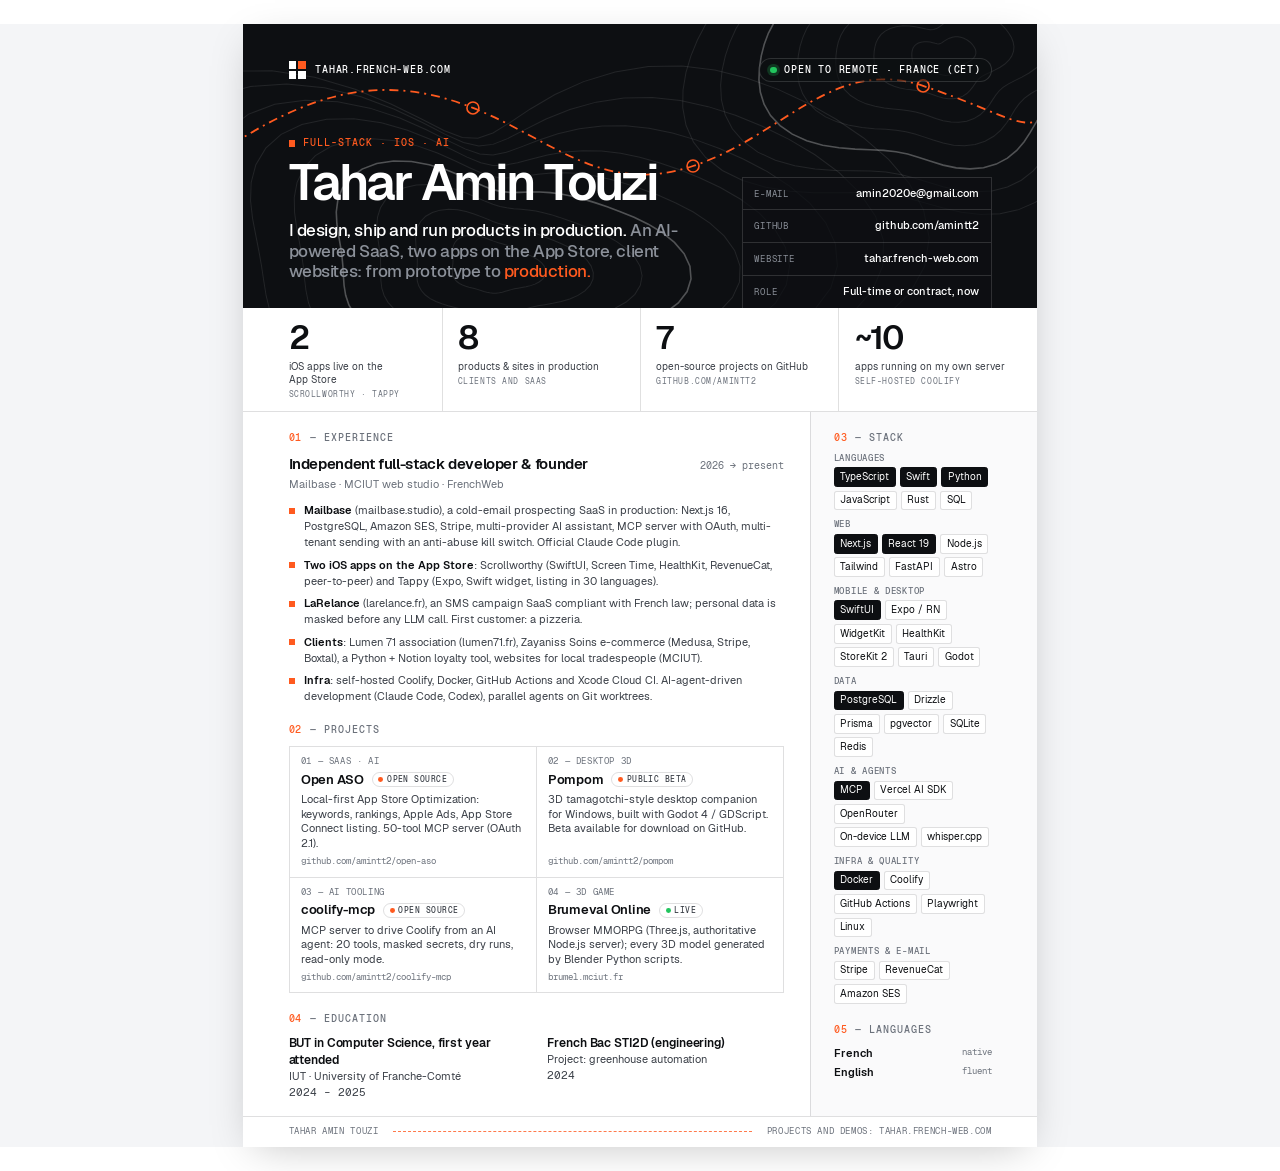
<file: cv/cv-en.html>
<!doctype html>
<html lang="en">
<head>
  <meta charset="utf-8">
  <title>Tahar Amin Touzi — Resume</title>
  <meta name="viewport" content="width=device-width, initial-scale=1">
  <link rel="stylesheet" href="cv.css">
</head>
<body>
  <main class="page">
    <header class="hero">
      <div class="bar">
        <span class="brand"><span class="mark"><i></i><i></i><i></i><i></i></span>tahar.french-web.com</span>
        <span class="status"><span class="dot"></span>Open to remote · France (CET)</span>
      </div>

      <div class="hero-grid">
        <div>
          <p class="kicker">Full-stack · iOS · AI</p>
          <h1>Tahar Amin Touzi</h1>
          <p class="pitch">I design, ship and run products in production. <span>An AI-powered SaaS, two apps on the App&nbsp;Store, client websites: from prototype to</span> <em>production.</em></p>
        </div>
        <dl class="facts">
          <div><dt>E-mail</dt><dd><a href="mailto:amin2020e@gmail.com">amin2020e@gmail.com</a></dd></div>
          <div><dt>GitHub</dt><dd><a href="https://github.com/amintt2">github.com/amintt2</a></dd></div>
          <div><dt>Website</dt><dd><a href="https://tahar.french-web.com">tahar.french-web.com</a></dd></div>
          <div><dt>Role</dt><dd>Full-time or contract, now</dd></div>
        </dl>
      </div>
    </header>

    <ul class="figures">
      <li><b>2</b><span>iOS apps live on the App&nbsp;Store</span><em>Scrollworthy · Tappy</em></li>
      <li><b>8</b><span>products &amp; sites in production</span><em>Clients and SaaS</em></li>
      <li><b>7</b><span>open-source projects on GitHub</span><em>github.com/amintt2</em></li>
      <li><b>~10</b><span>apps running on my own server</span><em>Self-hosted Coolify</em></li>
    </ul>

    <div class="cols">
      <div class="main">
        <section>
          <h2><b>01</b> — Experience</h2>
          <article class="job">
            <div class="job-head"><h3>Independent full-stack developer &amp; founder</h3><span class="date">2026 → present</span></div>
            <p class="org">Mailbase · MCIUT web studio · FrenchWeb</p>
            <ul class="bullets">
              <li><strong>Mailbase</strong> (mailbase.studio), a cold-email prospecting SaaS in production: Next.js 16, PostgreSQL, Amazon SES, Stripe, multi-provider AI assistant, MCP server with OAuth, multi-tenant sending with an anti-abuse kill switch. Official Claude Code plugin.</li>
              <li><strong>Two iOS apps on the App Store</strong>: Scrollworthy (SwiftUI, Screen Time, HealthKit, RevenueCat, peer-to-peer) and Tappy (Expo, Swift widget, listing in 30 languages).</li>
              <li><strong>LaRelance</strong> (larelance.fr), an SMS campaign SaaS compliant with French law; personal data is masked before any LLM call. First customer: a pizzeria.</li>
              <li><strong>Clients</strong>: Lumen&nbsp;71 association (lumen71.fr), Zayaniss Soins e-commerce (Medusa, Stripe, Boxtal), a Python + Notion loyalty tool, websites for local tradespeople (MCIUT).</li>
              <li><strong>Infra</strong>: self-hosted Coolify, Docker, GitHub Actions and Xcode Cloud CI. AI-agent-driven development (Claude Code, Codex), parallel agents on Git worktrees.</li>
            </ul>
          </article>
        </section>

        <section>
          <h2><b>02</b> — Projects</h2>
          <ul class="projects">
            <li><span class="num">01 — SaaS · AI</span><h3>Open ASO <span class="pill oss">Open source</span></h3><p>Local-first App Store Optimization: keywords, rankings, Apple Ads, App Store Connect listing. 50-tool MCP server (OAuth 2.1).</p><a class="url" href="https://github.com/amintt2/open-aso">github.com/amintt2/open-aso</a></li>
            <li><span class="num">02 — Desktop 3D</span><h3>Pompom <span class="pill oss">Public beta</span></h3><p>3D tamagotchi-style desktop companion for Windows, built with Godot 4 / GDScript. Beta available for download on GitHub.</p><a class="url" href="https://github.com/amintt2/pompom">github.com/amintt2/pompom</a></li>
            <li><span class="num">03 — AI tooling</span><h3>coolify-mcp <span class="pill oss">Open source</span></h3><p>MCP server to drive Coolify from an AI agent: 20 tools, masked secrets, dry runs, read-only mode.</p><a class="url" href="https://github.com/amintt2/coolify-mcp">github.com/amintt2/coolify-mcp</a></li>
            <li><span class="num">04 — 3D game</span><h3>Brumeval Online <span class="pill">Live</span></h3><p>Browser MMORPG (Three.js, authoritative Node.js server); every 3D model generated by Blender Python scripts.</p><a class="url" href="https://brumel.mciut.fr">brumel.mciut.fr</a></li>
          </ul>
        </section>
        <section>
          <h2><b>04</b> — Education</h2>
          <div class="duo">
            <div class="edu"><h3>BUT in Computer Science, first year attended</h3><p>IUT · University of Franche-Comté</p><p class="date">2024 – 2025</p></div>
            <div class="edu"><h3>French Bac STI2D (engineering)</h3><p>Project: greenhouse automation</p><p class="date">2024</p></div>
          </div>
        </section>
      </div>

      <aside class="side">
        <section>
          <h2><b>03</b> — Stack</h2>
          <dl class="skills">
            <div><dt>Languages</dt><dd><span class="hi">TypeScript</span><span class="hi">Swift</span><span class="hi">Python</span><span>JavaScript</span><span>Rust</span><span>SQL</span></dd></div>
            <div><dt>Web</dt><dd><span class="hi">Next.js</span><span class="hi">React 19</span><span>Node.js</span><span>Tailwind</span><span>FastAPI</span><span>Astro</span></dd></div>
            <div><dt>Mobile &amp; desktop</dt><dd><span class="hi">SwiftUI</span><span>Expo / RN</span><span>WidgetKit</span><span>HealthKit</span><span>StoreKit 2</span><span>Tauri</span><span>Godot</span></dd></div>
            <div><dt>Data</dt><dd><span class="hi">PostgreSQL</span><span>Drizzle</span><span>Prisma</span><span>pgvector</span><span>SQLite</span><span>Redis</span></dd></div>
            <div><dt>AI &amp; agents</dt><dd><span class="hi">MCP</span><span>Vercel AI SDK</span><span>OpenRouter</span><span>On-device LLM</span><span>whisper.cpp</span></dd></div>
            <div><dt>Infra &amp; quality</dt><dd><span class="hi">Docker</span><span>Coolify</span><span>GitHub Actions</span><span>Playwright</span><span>Linux</span></dd></div>
            <div><dt>Payments &amp; e-mail</dt><dd><span>Stripe</span><span>RevenueCat</span><span>Amazon SES</span></dd></div>
          </dl>
        </section>

        <section>
          <h2><b>05</b> — Languages</h2>
          <p class="lang"><strong>French</strong><span>native</span></p>
          <p class="lang"><strong>English</strong><span>fluent</span></p>
        </section>

      </aside>
    </div>

    <footer class="foot">
      <span>Tahar Amin Touzi</span><span class="route"></span><span>Projects and demos: tahar.french-web.com</span>
    </footer>
  </main>
</body>
</html>
</file>
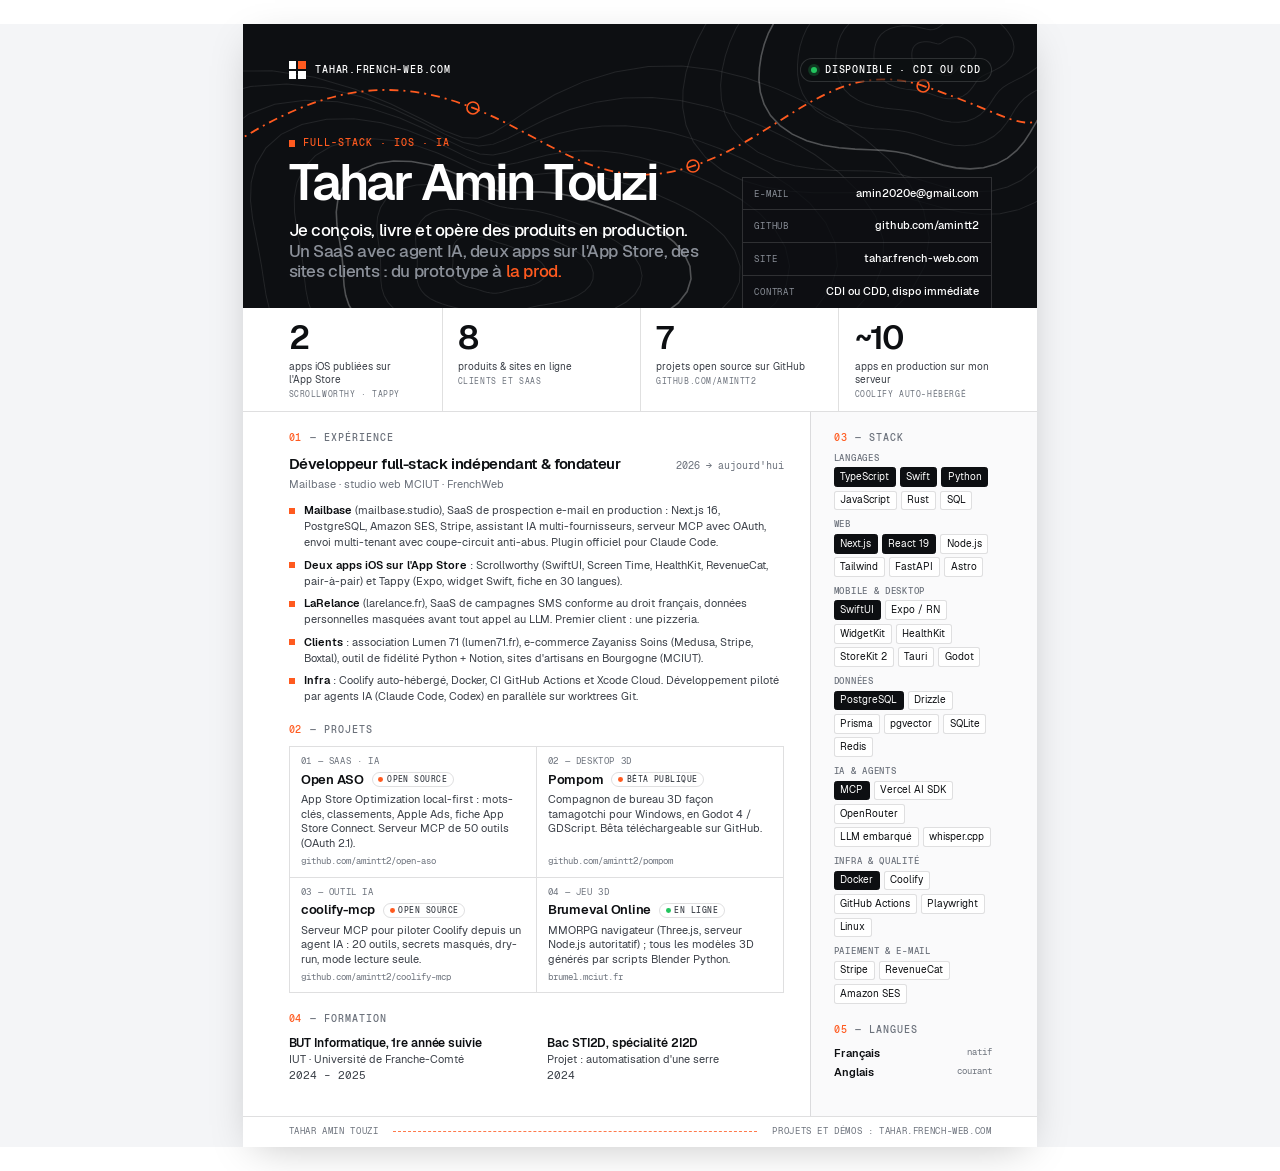
<file: cv/cv.html>
<!doctype html>
<html lang="fr">
<head>
  <meta charset="utf-8">
  <title>Tahar Amin Touzi — CV</title>
  <meta name="viewport" content="width=device-width, initial-scale=1">
  <link rel="stylesheet" href="cv.css">
</head>
<body>
  <main class="page">
    <header class="hero">
      <div class="bar">
        <span class="brand"><span class="mark"><i></i><i></i><i></i><i></i></span>tahar.french-web.com</span>
        <span class="status"><span class="dot"></span>Disponible · CDI ou CDD</span>
      </div>

      <div class="hero-grid">
        <div>
          <p class="kicker">Full-stack · iOS · IA</p>
          <h1>Tahar Amin Touzi</h1>
          <p class="pitch">Je conçois, livre et opère des produits en production. <span>Un SaaS avec agent IA, deux apps sur l'App&nbsp;Store, des sites clients&nbsp;: du prototype à</span> <em>la prod.</em></p>
        </div>
        <dl class="facts">
          <div><dt>E-mail</dt><dd><a href="mailto:amin2020e@gmail.com">amin2020e@gmail.com</a></dd></div>
          <div><dt>GitHub</dt><dd><a href="https://github.com/amintt2">github.com/amintt2</a></dd></div>
          <div><dt>Site</dt><dd><a href="https://tahar.french-web.com">tahar.french-web.com</a></dd></div>
          <div><dt>Contrat</dt><dd>CDI ou CDD, dispo immédiate</dd></div>
        </dl>
      </div>
    </header>

    <ul class="figures">
      <li><b>2</b><span>apps iOS publiées sur l'App&nbsp;Store</span><em>Scrollworthy · Tappy</em></li>
      <li><b>8</b><span>produits &amp; sites en ligne</span><em>Clients et SaaS</em></li>
      <li><b>7</b><span>projets open source sur GitHub</span><em>github.com/amintt2</em></li>
      <li><b>~10</b><span>apps en production sur mon serveur</span><em>Coolify auto-hébergé</em></li>
    </ul>

    <div class="cols">
      <div class="main">
        <section>
          <h2><b>01</b> — Expérience</h2>
          <article class="job">
            <div class="job-head"><h3>Développeur full-stack indépendant &amp; fondateur</h3><span class="date">2026 → aujourd'hui</span></div>
            <p class="org">Mailbase · studio web MCIUT · FrenchWeb</p>
            <ul class="bullets">
              <li><strong>Mailbase</strong> (mailbase.studio), SaaS de prospection e-mail en production&nbsp;: Next.js 16, PostgreSQL, Amazon SES, Stripe, assistant IA multi-fournisseurs, serveur MCP avec OAuth, envoi multi-tenant avec coupe-circuit anti-abus. Plugin officiel pour Claude Code.</li>
              <li><strong>Deux apps iOS sur l'App Store</strong>&nbsp;: Scrollworthy (SwiftUI, Screen Time, HealthKit, RevenueCat, pair-à-pair) et Tappy (Expo, widget Swift, fiche en 30 langues).</li>
              <li><strong>LaRelance</strong> (larelance.fr), SaaS de campagnes SMS conforme au droit français, données personnelles masquées avant tout appel au LLM. Premier client&nbsp;: une pizzeria.</li>
              <li><strong>Clients</strong>&nbsp;: association Lumen&nbsp;71 (lumen71.fr), e-commerce Zayaniss Soins (Medusa, Stripe, Boxtal), outil de fidélité Python + Notion, sites d'artisans en Bourgogne (MCIUT).</li>
              <li><strong>Infra</strong>&nbsp;: Coolify auto-hébergé, Docker, CI GitHub Actions et Xcode Cloud. Développement piloté par agents IA (Claude Code, Codex) en parallèle sur worktrees Git.</li>
            </ul>
          </article>
        </section>

        <section>
          <h2><b>02</b> — Projets</h2>
          <ul class="projects">
            <li><span class="num">01 — SaaS · IA</span><h3>Open ASO <span class="pill oss">Open source</span></h3><p>App Store Optimization local-first&nbsp;: mots-clés, classements, Apple Ads, fiche App Store Connect. Serveur MCP de 50 outils (OAuth 2.1).</p><a class="url" href="https://github.com/amintt2/open-aso">github.com/amintt2/open-aso</a></li>
            <li><span class="num">02 — Desktop 3D</span><h3>Pompom <span class="pill oss">Bêta publique</span></h3><p>Compagnon de bureau 3D façon tamagotchi pour Windows, en Godot 4 / GDScript. Bêta téléchargeable sur GitHub.</p><a class="url" href="https://github.com/amintt2/pompom">github.com/amintt2/pompom</a></li>
            <li><span class="num">03 — Outil IA</span><h3>coolify-mcp <span class="pill oss">Open source</span></h3><p>Serveur MCP pour piloter Coolify depuis un agent IA&nbsp;: 20 outils, secrets masqués, dry-run, mode lecture seule.</p><a class="url" href="https://github.com/amintt2/coolify-mcp">github.com/amintt2/coolify-mcp</a></li>
            <li><span class="num">04 — Jeu 3D</span><h3>Brumeval Online <span class="pill">En ligne</span></h3><p>MMORPG navigateur (Three.js, serveur Node.js autoritatif)&nbsp;; tous les modèles 3D générés par scripts Blender Python.</p><a class="url" href="https://brumel.mciut.fr">brumel.mciut.fr</a></li>
          </ul>
        </section>
        <section>
          <h2><b>04</b> — Formation</h2>
          <div class="duo">
            <div class="edu"><h3>BUT Informatique, 1re année suivie</h3><p>IUT · Université de Franche-Comté</p><p class="date">2024 – 2025</p></div>
            <div class="edu"><h3>Bac STI2D, spécialité 2I2D</h3><p>Projet&nbsp;: automatisation d'une serre</p><p class="date">2024</p></div>
          </div>
        </section>
      </div>

      <aside class="side">
        <section>
          <h2><b>03</b> — Stack</h2>
          <dl class="skills">
            <div><dt>Langages</dt><dd><span class="hi">TypeScript</span><span class="hi">Swift</span><span class="hi">Python</span><span>JavaScript</span><span>Rust</span><span>SQL</span></dd></div>
            <div><dt>Web</dt><dd><span class="hi">Next.js</span><span class="hi">React 19</span><span>Node.js</span><span>Tailwind</span><span>FastAPI</span><span>Astro</span></dd></div>
            <div><dt>Mobile &amp; desktop</dt><dd><span class="hi">SwiftUI</span><span>Expo / RN</span><span>WidgetKit</span><span>HealthKit</span><span>StoreKit 2</span><span>Tauri</span><span>Godot</span></dd></div>
            <div><dt>Données</dt><dd><span class="hi">PostgreSQL</span><span>Drizzle</span><span>Prisma</span><span>pgvector</span><span>SQLite</span><span>Redis</span></dd></div>
            <div><dt>IA &amp; agents</dt><dd><span class="hi">MCP</span><span>Vercel AI SDK</span><span>OpenRouter</span><span>LLM embarqué</span><span>whisper.cpp</span></dd></div>
            <div><dt>Infra &amp; qualité</dt><dd><span class="hi">Docker</span><span>Coolify</span><span>GitHub Actions</span><span>Playwright</span><span>Linux</span></dd></div>
            <div><dt>Paiement &amp; e-mail</dt><dd><span>Stripe</span><span>RevenueCat</span><span>Amazon SES</span></dd></div>
          </dl>
        </section>

        <section>
          <h2><b>05</b> — Langues</h2>
          <p class="lang"><strong>Français</strong><span>natif</span></p>
          <p class="lang"><strong>Anglais</strong><span>courant</span></p>
        </section>

      </aside>
    </div>

    <footer class="foot">
      <span>Tahar Amin Touzi</span><span class="route"></span><span>Projets et démos&nbsp;: tahar.french-web.com</span>
    </footer>
  </main>
</body>
</html>
</file>
<file: assets/css/style.css>
/* =========================================================
   Tahar Amin Touzi — portfolio
   Même identité que le CV (cv/cv.css) : nuit #0d0f12, encre,
   filets fins, accent orange #ff5a1f, Geist + Geist Mono.
   Tokens d'abord : aucune couleur en dur hors de ces blocs.
   ========================================================= */

/* Polices auto-hébergées (SIL OFL) : aucune requête vers un tiers. */
@font-face { font-family: "Geist"; src: url("../fonts/Geist-Regular.woff2") format("woff2"); font-weight: 400; font-display: swap; }
@font-face { font-family: "Geist"; src: url("../fonts/Geist-Medium.woff2") format("woff2"); font-weight: 500; font-display: swap; }
@font-face { font-family: "Geist"; src: url("../fonts/Geist-SemiBold.woff2") format("woff2"); font-weight: 600 700; font-display: swap; }
@font-face { font-family: "Geist Mono"; src: url("../fonts/GeistMono-Regular.woff2") format("woff2"); font-weight: 400; font-display: swap; }
@font-face { font-family: "Geist Mono"; src: url("../fonts/GeistMono-Medium.woff2") format("woff2"); font-weight: 500 600; font-display: swap; }

:root {
  color-scheme: light;

  /* Constantes de marque (identiques dans les deux thèmes) */
  --night: #0d0f12;
  --night-2: #8b9099;
  --accent: #ff5a1f;
  --accent-hover: #ff7444;
  --on-accent: #0d0f12;
  --success: #22c55e;
  --store: #4f8cff;
  --warn: #f5a524;
  --topo: url("../topo.svg");

  /* Thème clair : blanc franc */
  --bg: #ffffff;
  --bg-2: #f6f7f8;
  --surface: #ffffff;
  --surface-2: #f1f2f4;
  --text: #0d0f12;
  --text-2: #3a3f47;
  --text-3: #6b717b;
  --rule: rgb(13 15 18 / 0.13);
  --rule-strong: rgb(13 15 18 / 0.26);
  --accent-ink: #c43c0c;           /* orange lisible en petit sur blanc (5,3:1) */
  --accent-soft: rgb(255 90 31 / 0.08);
  --frame: rgb(13 15 18 / 0.06);
  --shadow: 0 30px 60px -30px rgb(13 15 18 / 0.45), 0 10px 20px -12px rgb(13 15 18 / 0.25);

  /* Formes & rythme */
  --radius: 4px;
  --gutter: clamp(16px, 4vw, 48px);
  --maxw: 1320px;
  --nav-h: 64px;

  /* Typo */
  --font-sans: "Geist", ui-sans-serif, system-ui, -apple-system, "Segoe UI", sans-serif;
  --font-mono: "Geist Mono", ui-monospace, "SF Mono", Menlo, monospace;

  /* Mouvement */
  --ease-out: cubic-bezier(0.23, 1, 0.32, 1);
  --ease-in-out: cubic-bezier(0.77, 0, 0.175, 1);
}

/* Thème sombre : préférence système ou choix forcé, et zones « nuit » (hero, plaques, contact). */
@media (prefers-color-scheme: dark) {
  :root:not([data-theme="light"]) {
    color-scheme: dark;
    --bg: #0d0f12;
    --bg-2: #111418;
    --surface: #15181d;
    --surface-2: #1b1f25;
    --text: #f3f4f6;
    --text-2: #b7bcc4;
    --text-3: #8b9099;
    --rule: rgb(255 255 255 / 0.11);
    --rule-strong: rgb(255 255 255 / 0.22);
    --accent-ink: #ff6a33;
    --accent-soft: rgb(255 90 31 / 0.12);
    --frame: rgb(255 255 255 / 0.045);
    --shadow: 0 30px 60px -30px rgb(0 0 0 / 0.8), 0 10px 20px -12px rgb(0 0 0 / 0.6);
  }
}
:root[data-theme="dark"], .on-night {
  color-scheme: dark;
  --bg: #0d0f12;
  --bg-2: #111418;
  --surface: #15181d;
  --surface-2: #1b1f25;
  --text: #f3f4f6;
  --text-2: #b7bcc4;
  --text-3: #8b9099;
  --rule: rgb(255 255 255 / 0.11);
  --rule-strong: rgb(255 255 255 / 0.22);
  --accent-ink: #ff6a33;
  --accent-soft: rgb(255 90 31 / 0.12);
  --frame: rgb(255 255 255 / 0.045);
  --shadow: 0 30px 60px -30px rgb(0 0 0 / 0.8), 0 10px 20px -12px rgb(0 0 0 / 0.6);
}
.on-night { color: var(--text); }

/* ---------- Base ---------- */
*, *::before, *::after { box-sizing: border-box; }
html { -webkit-text-size-adjust: 100%; text-size-adjust: 100%; scroll-behavior: smooth; background: var(--bg); }
body {
  margin: 0;
  background: var(--bg);
  color: var(--text);
  font-family: var(--font-sans);
  font-size: 16px;
  line-height: 1.6;
  -webkit-font-smoothing: antialiased;
  -moz-osx-font-smoothing: grayscale;
  text-rendering: optimizeLegibility;
  overflow-x: clip;
}
/* Grille : deux filets verticaux qui cadrent la colonne de contenu */
body::before {
  content: ""; position: fixed; inset: 0; z-index: -1; pointer-events: none;
  width: min(100%, var(--maxw)); margin-inline: auto;
  border-inline: 1px solid var(--frame);
}
img { display: block; max-width: 100%; height: auto; }
a { color: inherit; text-decoration: none; }
ul, ol { margin: 0; padding: 0; list-style: none; }
h1, h2, h3, p, dl, dd, figure { margin: 0; }
h1, h2, h3 { font-weight: 600; letter-spacing: -0.035em; line-height: 1.02; text-wrap: balance; }
p { text-wrap: pretty; }
strong { color: var(--text); font-weight: 600; }
em { font-style: normal; color: var(--text); }
code { font-family: var(--font-mono); font-size: 0.86em; padding: 0.08em 0.35em; border-radius: 3px; background: var(--surface-2); border: 1px solid var(--rule); }
::selection { background: var(--accent); color: var(--on-accent); }
:focus-visible { outline: 2px solid var(--accent); outline-offset: 3px; border-radius: 2px; }
[id] { scroll-margin-top: calc(var(--nav-h) + 24px); }

.mono { font-family: var(--font-mono); letter-spacing: 0; }
.wrap { width: 100%; max-width: var(--maxw); margin-inline: auto; padding-inline: var(--gutter); }
.dim { color: var(--text-3); }
.accent { color: var(--accent); }

.skip-link {
  position: absolute; left: 16px; top: -60px; z-index: 200;
  padding: 10px 14px; border-radius: var(--radius);
  background: var(--accent); color: var(--on-accent); font-weight: 600;
}
.skip-link:focus { top: 12px; }

/* Label mono numéroté : « 01 — PROJETS PHARES » */
.label, .kicker {
  display: flex; align-items: center; gap: 10px;
  font: 500 12.5px/1.2 var(--font-mono); letter-spacing: 0.1em; text-transform: uppercase;
  color: var(--text-3);
}
.label b { color: var(--accent-ink); font-weight: 500; }
.kicker { color: var(--accent); }
.kicker::before { content: ""; width: 8px; height: 8px; background: var(--accent); flex: none; }

/* ---------- Boutons ---------- */
.btn {
  --h: 50px;
  display: inline-flex; align-items: center; justify-content: center; gap: 10px;
  height: var(--h); padding: 0 20px;
  border-radius: var(--radius);
  border: 1px solid var(--rule-strong);
  background: transparent;
  color: var(--text);
  font: 500 15.5px/1 var(--font-sans);
  letter-spacing: -0.01em;
  white-space: nowrap;
  cursor: pointer;
  transition: background-color 160ms var(--ease-out), border-color 160ms var(--ease-out), transform 160ms var(--ease-out), color 160ms var(--ease-out);
}
.btn svg { width: 18px; height: 18px; flex: none; fill: none; stroke: currentColor; stroke-width: 1.8; stroke-linecap: round; stroke-linejoin: round; transition: transform 200ms var(--ease-out); }
.btn svg.fill { fill: currentColor; stroke: none; }
.btn:active { transform: scale(0.97); }
.btn-primary { background: var(--accent); border-color: var(--accent); color: var(--on-accent); font-weight: 600; }
.btn-ghost { border-color: transparent; color: var(--text-2); padding-inline: 12px; }
.btn-small { --h: 38px; padding: 0 14px; font-size: 14px; }
@media (hover: hover) and (pointer: fine) {
  .btn:hover { border-color: var(--text); }
  .btn:hover svg { transform: translateX(2px); }
  .btn-primary:hover { background: var(--accent-hover); border-color: var(--accent-hover); }
  .btn-ghost:hover { border-color: transparent; color: var(--text); text-decoration: underline; text-underline-offset: 4px; }
}

.icon-btn {
  display: inline-grid; place-items: center;
  width: 38px; height: 38px; border-radius: var(--radius);
  border: 1px solid var(--rule); background: transparent; color: var(--text-2);
  cursor: pointer; transition: color 160ms var(--ease-out), border-color 160ms var(--ease-out), transform 160ms var(--ease-out);
}
.icon-btn:active { transform: scale(0.94); }
.icon-btn svg { width: 17px; height: 17px; fill: none; stroke: currentColor; stroke-width: 1.8; stroke-linecap: round; stroke-linejoin: round; }
@media (hover: hover) and (pointer: fine) { .icon-btn:hover { color: var(--text); border-color: var(--rule-strong); } }
/* En clair : lune (passer en sombre). En sombre : soleil. */
.theme-toggle .i-sun { display: none; }
@media (prefers-color-scheme: dark) { :root:not([data-theme="light"]) .theme-toggle .i-sun { display: block; } :root:not([data-theme="light"]) .theme-toggle .i-moon { display: none; } }
:root[data-theme="dark"] .theme-toggle .i-sun { display: block; }
:root[data-theme="dark"] .theme-toggle .i-moon { display: none; }

/* ---------- Marque : 2×2 carrés dont un orange ---------- */
.mark { display: grid; grid-template-columns: repeat(2, 9px); gap: 2px; flex: none; }
.mark i { display: block; width: 9px; height: 9px; background: currentColor; }
.mark i:nth-child(2) { background: var(--accent); }

/* ---------- Navigation (toujours « nuit ») ---------- */
.nav {
  position: fixed; inset: 0 0 auto 0; z-index: 50;
  height: var(--nav-h);
  color: #fff;
  border-bottom: 1px solid transparent;
  transition: background-color 240ms var(--ease-out), border-color 240ms var(--ease-out);
}
.nav.scrolled {
  background: rgb(13 15 18 / 0.86);
  backdrop-filter: saturate(1.4) blur(14px);
  -webkit-backdrop-filter: saturate(1.4) blur(14px);
  border-bottom-color: rgb(255 255 255 / 0.1);
}
.nav-inner { height: 100%; max-width: var(--maxw); margin-inline: auto; padding-inline: var(--gutter); display: flex; align-items: center; gap: 24px; }
.brand { display: inline-flex; align-items: center; gap: 12px; font-weight: 600; letter-spacing: -0.025em; font-size: 16px; white-space: nowrap; }
.nav-links { display: flex; gap: 2px; margin-left: auto; }
.nav-links a {
  display: inline-flex; align-items: baseline; gap: 7px;
  padding: 8px 12px; border-radius: var(--radius);
  font: 500 12px/1 var(--font-mono); letter-spacing: 0.08em; text-transform: uppercase;
  color: var(--night-2);
  transition: color 160ms var(--ease-out), background-color 160ms var(--ease-out);
}
.nav-links a span { color: var(--accent); }
@media (hover: hover) and (pointer: fine) { .nav-links a:hover { color: #fff; background: rgb(255 255 255 / 0.06); } }
.nav-actions { display: flex; align-items: center; gap: 8px; }
.nav .icon-btn { color: var(--night-2); border-color: rgb(255 255 255 / 0.16); }
@media (hover: hover) and (pointer: fine) { .nav .icon-btn:hover { color: #fff; border-color: rgb(255 255 255 / 0.32); } }
@media (max-width: 960px) { .nav-links { display: none; } .nav-actions { margin-left: auto; } }
@media (max-width: 360px) { .brand-name { display: none; } }

/* ---------- Hero ---------- */
.hero {
  position: relative; isolation: isolate; overflow: hidden;
  background:
    linear-gradient(180deg, rgb(13 15 18 / 0) 55%, rgb(13 15 18 / 0.9) 100%),
    var(--topo) center 30% / cover no-repeat,
    var(--night);
  border-bottom: 1px solid var(--rule);
}
.route {
  position: absolute; z-index: -1; left: 0; top: calc(var(--nav-h) - 20px);
  width: 100%; height: clamp(280px, 32vw, 440px);
  pointer-events: none; overflow: visible;
}
.route-path { fill: none; stroke: var(--accent); stroke-width: 3; stroke-linecap: round; stroke-dasharray: 16 9 3 9; animation: march 2.6s linear infinite; }
.route-draw { fill: none; stroke: #fff; stroke-width: 40; stroke-dasharray: 1; stroke-dashoffset: 1; animation: draw 2.4s var(--ease-in-out) 0.2s forwards; }
@keyframes march { to { stroke-dashoffset: -74; } }
@keyframes draw { to { stroke-dashoffset: 0; } }
.pin { opacity: 0; animation: pinIn 600ms var(--ease-out) var(--pin-d, 0s) forwards; }
.pin circle { transform-box: fill-box; transform-origin: center; }
.pin-ring { fill: var(--night); stroke: var(--accent); stroke-width: 2.4; }
.pin-dot { fill: var(--accent); }
.pin-pulse { fill: none; stroke: var(--accent); stroke-width: 1.6; animation: ping 3.2s var(--ease-out) calc(var(--pin-d, 0s) + 0.6s) infinite; opacity: 0; }
@keyframes pinIn { from { opacity: 0; transform: scale(0.4); } to { opacity: 1; transform: none; } }
.pin { transform-box: fill-box; transform-origin: center; }
@keyframes ping { 0% { transform: scale(1); opacity: 0.8; } 80%, 100% { transform: scale(2.8); opacity: 0; } }

.hero-inner { padding-top: calc(var(--nav-h) + clamp(130px, 15vw, 210px)); }
.hero-bar { display: flex; align-items: center; justify-content: space-between; gap: 16px; flex-wrap: wrap; }
.status {
  display: inline-flex; align-items: center; gap: 10px;
  padding: 8px 14px 8px 12px; border-radius: 999px;
  border: 1px solid var(--rule-strong); background: rgb(13 15 18 / 0.72);
  font: 500 12px/1 var(--font-mono); letter-spacing: 0.08em; text-transform: uppercase;
}
.pulse { position: relative; width: 8px; height: 8px; border-radius: 50%; background: var(--success); flex: none; box-shadow: 0 0 0 3px rgb(34 197 94 / 0.22); }
.pulse::after { content: ""; position: absolute; inset: 0; border-radius: 50%; background: var(--success); animation: pulse 2.4s var(--ease-out) infinite; }
@keyframes pulse { 0% { transform: scale(1); opacity: 0.7; } 70%, 100% { transform: scale(2.8); opacity: 0; } }
.hero-coord { font-size: 12px; letter-spacing: 0.1em; text-transform: uppercase; color: var(--text-3); }

.hero .kicker { margin-top: clamp(28px, 4vw, 48px); }
.hero-title {
  margin-top: 14px;
  font-size: clamp(3.4rem, 10.6vw, 10.4rem);
  font-weight: 600;
  letter-spacing: -0.065em;
  line-height: 0.86;
  display: flex; flex-wrap: wrap; column-gap: 0.2em;
}
.hero-title .w { display: inline-block; overflow: hidden; padding-bottom: 0.08em; margin-bottom: -0.06em; padding-right: 0.04em; }
.hero-title .word { display: inline-block; }
.sq { display: inline-block; width: 0.13em; height: 0.13em; margin-left: 0.06em; background: var(--accent); vertical-align: baseline; }

.hero-bottom {
  display: grid; grid-template-columns: minmax(0, 1.35fr) minmax(0, 1fr);
  gap: clamp(28px, 5vw, 80px); align-items: end;
  margin-top: clamp(32px, 4vw, 52px);
}
.lead { font-size: clamp(1.18rem, 1.8vw, 1.5rem); line-height: 1.32; letter-spacing: -0.025em; font-weight: 500; color: var(--text); max-width: 34ch; }
.lead strong { font-weight: 500; }
.lead-rest { color: var(--text-3); }
.cta-row { display: flex; flex-wrap: wrap; gap: 10px; margin-top: 28px; }

/* Tableau « En production » */
.live { position: relative; border: 1px solid var(--rule-strong); background: rgb(13 15 18 / 0.78); backdrop-filter: blur(6px); -webkit-backdrop-filter: blur(6px); }
.live-head { display: flex; justify-content: space-between; gap: 12px; padding: 12px 16px; border-bottom: 1px solid var(--rule-strong); font-size: 11.5px; letter-spacing: 0.1em; text-transform: uppercase; color: var(--text-3); }
.live-head p:first-child { color: var(--accent); }
.live-list li { display: grid; grid-template-columns: 92px minmax(0, 1fr) auto; align-items: center; gap: 12px; padding: 10px 16px; font-size: 15px; }
.live-list li + li { border-top: 1px solid var(--rule); }
.live-kind { font-size: 11px; letter-spacing: 0.08em; text-transform: uppercase; color: var(--text-3); }
.live-list a { font-weight: 500; justify-self: end; text-align: right; overflow-wrap: anywhere; transition: color 160ms var(--ease-out); }
.live-list a::after { content: " ↗"; color: var(--text-3); font-size: 0.85em; }
@media (hover: hover) and (pointer: fine) { .live-list a:hover { color: var(--accent); } }
.dot { width: 7px; height: 7px; border-radius: 50%; flex: none; }
.dot-live { background: var(--success); box-shadow: 0 0 0 3px rgb(34 197 94 / 0.2); }
.dot-store { background: var(--store); box-shadow: 0 0 0 3px rgb(79 140 255 / 0.22); }

@media (max-width: 900px) { .hero-bottom { grid-template-columns: minmax(0, 1fr); } }
@media (max-width: 520px) {
  .hero-coord { display: none; }
  .cta-row .btn { flex: 1 1 auto; }
  .cta-row .btn-ghost { flex-basis: 100%; }
}

/* Bandeau de captures */
.reel {
  margin-top: clamp(56px, 8vw, 96px);
  padding-block: 18px 22px;
  border-top: 1px solid var(--rule);
  overflow: hidden;
  mask-image: linear-gradient(90deg, transparent, black 6%, black 94%, transparent);
  -webkit-mask-image: linear-gradient(90deg, transparent, black 6%, black 94%, transparent);
}
.reel-track { display: flex; width: max-content; animation: reel 90s linear infinite; }
.reel:hover .reel-track { animation-play-state: paused; }
.reel-group { display: flex; gap: 16px; padding-right: 16px; }
.reel-group li { width: clamp(240px, 24vw, 360px); flex: none; }
.reel figure img {
  width: 100%; aspect-ratio: 16 / 10; object-fit: cover; object-position: top;
  border-radius: var(--radius); border: 1px solid var(--rule-strong);
  background: var(--surface);
}
.reel figcaption { margin-top: 10px; font: 11.5px/1 var(--font-mono); letter-spacing: 0.08em; text-transform: uppercase; color: var(--text-3); }
.reel figcaption b { color: var(--accent); font-weight: 500; }
@keyframes reel { to { transform: translateX(-50%); } }

/* ---------- Chiffres sourcés ---------- */
.figures { border-bottom: 1px solid var(--rule); }
.figures-grid { display: grid; grid-template-columns: repeat(4, minmax(0, 1fr)); }
.fig { display: flex; flex-direction: column; padding: clamp(24px, 3vw, 40px) clamp(16px, 2vw, 28px) clamp(22px, 2.6vw, 34px); }
.fig:first-child { padding-left: 0; }
.fig + .fig { border-left: 1px solid var(--rule); }
.fig-num { order: -1; font-size: clamp(3.4rem, 6.4vw, 6rem); font-weight: 600; letter-spacing: -0.065em; line-height: 0.9; font-variant-numeric: tabular-nums; }
.fig-num .approx { color: var(--accent); font-weight: 500; letter-spacing: 0; margin-right: 0.04em; }
.fig dt { margin-top: 14px; font-size: 15px; line-height: 1.35; color: var(--text-2); max-width: 22ch; }
.fig-src { margin-top: 10px; font: 11px/1.3 var(--font-mono); letter-spacing: 0.08em; text-transform: uppercase; color: var(--text-3); }
@media (max-width: 860px) {
  .figures-grid { grid-template-columns: repeat(2, minmax(0, 1fr)); }
  .fig, .fig:first-child { padding: 24px 16px 22px; }
  .fig:nth-child(odd) { padding-left: 0; border-left: 0; }
  .fig:nth-child(-n+2) { border-bottom: 1px solid var(--rule); }
}

/* ---------- Sections ---------- */
.section { padding-block: clamp(80px, 11vw, 150px); position: relative; }
.section-alt { background: var(--bg-2); border-block: 1px solid var(--rule); }
.section-head {
  display: grid; grid-template-columns: minmax(0, 1fr) minmax(0, 3fr); gap: 20px 40px;
  padding-top: 20px; border-top: 1px solid var(--rule-strong);
  margin-bottom: clamp(48px, 7vw, 96px);
}
.section-head .label { align-self: start; padding-top: 0.9em; }
.section-head h2 { font-size: clamp(2.4rem, 6vw, 5.4rem); letter-spacing: -0.058em; line-height: 0.94; max-width: 15ch; }
.section-sub { margin-top: 22px; font-size: clamp(1.02rem, 1.4vw, 1.15rem); color: var(--text-2); max-width: 56ch; }
@media (max-width: 760px) { .section-head { grid-template-columns: minmax(0, 1fr); } .section-head .label { padding-top: 0; } }

/* ---------- Études de cas ---------- */
.case + .case { margin-top: clamp(80px, 11vw, 150px); }
.case-head {
  display: grid; grid-template-columns: 64px minmax(0, auto) minmax(0, 1fr) auto; align-items: baseline; gap: 10px 24px;
  padding-bottom: 20px; margin-bottom: clamp(24px, 3vw, 40px); border-bottom: 1px solid var(--rule);
}
.case-num { font: 500 13px/1 var(--font-mono); color: var(--accent-ink); letter-spacing: 0.04em; }
.case-title { font-size: clamp(2.4rem, 5vw, 4.4rem); letter-spacing: -0.06em; line-height: 0.95; }
.case-meta { font: 500 12px/1.3 var(--font-mono); letter-spacing: 0.08em; text-transform: uppercase; color: var(--text-3); }
.case-head .badges { margin: 0; justify-self: end; }
@media (max-width: 860px) {
  .case-head { grid-template-columns: auto minmax(0, 1fr); grid-template-areas: "num meta" "title title" "badges badges"; gap: 12px 14px; }
  .case-head .case-num { grid-area: num; } .case-head .case-meta { grid-area: meta; }
  .case-head .case-title { grid-area: title; } .case-head .badges { grid-area: badges; justify-self: start; }
}

.case-grid { display: grid; grid-template-columns: repeat(12, minmax(0, 1fr)); gap: clamp(28px, 4vw, 64px); align-items: start; }
.case-media { grid-column: 1 / span 7; }
.case-body { grid-column: 8 / span 5; }
.case-flip .case-media { grid-column: 6 / span 7; order: 2; }
.case-flip .case-body { grid-column: 1 / span 5; order: 1; }
@media (min-width: 961px) { .case-media { position: sticky; top: calc(var(--nav-h) + 32px); } }
@media (max-width: 960px) {
  .case-grid { grid-template-columns: minmax(0, 1fr); }
  .case-media, .case-body, .case-flip .case-media, .case-flip .case-body { grid-column: 1; order: 0; }
}
.case-pitch { font-size: clamp(1.15rem, 1.6vw, 1.32rem); line-height: 1.42; letter-spacing: -0.02em; font-weight: 500; color: var(--text); }

.badges { display: flex; flex-wrap: wrap; gap: 6px; margin-top: 14px; }
.badge {
  --c: var(--text-3);
  display: inline-flex; align-items: center; gap: 7px;
  padding: 5px 10px 5px 9px; border-radius: 999px;
  border: 1px solid var(--rule-strong); background: var(--bg);
  font: 500 11px/1.2 var(--font-mono); letter-spacing: 0.07em; text-transform: uppercase; color: var(--text-2);
  white-space: nowrap;
}
.badge::before { content: ""; width: 6px; height: 6px; border-radius: 50%; background: var(--c); flex: none; }
.badge-live { --c: var(--success); }
.badge-store { --c: var(--store); }
.badge-client { --c: var(--text); }
.badge-oss { --c: var(--accent); }
.badge-wip { --c: var(--warn); }
.badge-muted { color: var(--text-3); }

.points { margin-top: 22px; display: grid; gap: 10px; }
.points li { position: relative; padding-left: 20px; color: var(--text-2); font-size: 15.5px; line-height: 1.55; }
.points li::before { content: ""; position: absolute; left: 0; top: 0.62em; width: 6px; height: 6px; background: var(--accent); }

/* Fiche : cellules label mono / valeur */
.spec { margin-top: 28px; border-top: 1px solid var(--rule); }
.spec > div { display: grid; grid-template-columns: 88px minmax(0, 1fr); gap: 16px; padding: 14px 0; border-bottom: 1px solid var(--rule); }
.spec dt { font: 500 11.5px/2.1 var(--font-mono); letter-spacing: 0.1em; text-transform: uppercase; color: var(--text-3); }
.spec .chips { margin-top: 0; }
.spec .links { margin-top: 0; padding-top: 3px; }

.chips { display: flex; flex-wrap: wrap; gap: 5px; margin-top: 20px; }
.chips li {
  padding: 5px 8px; border-radius: 2px;
  background: var(--surface); border: 1px solid var(--rule);
  font: 12px/1.2 var(--font-mono); color: var(--text-2);
}
.links { display: flex; flex-wrap: wrap; align-items: center; gap: 8px 20px; margin-top: 24px; }
.link-arrow {
  display: inline-flex; align-items: center; gap: 6px;
  font-weight: 500; font-size: 15px;
  background: linear-gradient(currentColor, currentColor) 0 100% / 0 1px no-repeat;
  padding-bottom: 2px;
  transition: background-size 280ms var(--ease-out), color 160ms var(--ease-out);
}
.link-arrow::after { content: "↗"; font-size: 0.9em; color: var(--accent-ink); transition: transform 200ms var(--ease-out); }
.link-arrow[href^="#"]::after { content: "↓"; }
@media (hover: hover) and (pointer: fine) {
  .link-arrow:hover { background-size: 100% 1px; }
  .link-arrow:hover::after { transform: translate(2px, -2px); }
}
.private { font: 11.5px/1.4 var(--font-mono); letter-spacing: 0.06em; text-transform: uppercase; color: var(--text-3); }

/* Plaque sombre topographique qui porte les captures */
.plate {
  --pad: clamp(16px, 4vw, 48px);
  position: relative; isolation: isolate; overflow: hidden;
  padding: calc(var(--pad) + 18px) var(--pad) var(--pad);
  background: var(--topo) center / cover no-repeat, var(--night);
  border: 1px solid var(--rule);
  color: #fff;
}
.plate::before {
  content: attr(data-cap);
  position: absolute; left: 14px; top: 12px; right: 14px;
  font: 500 10.5px/1 var(--font-mono); letter-spacing: 0.1em; text-transform: uppercase;
  color: var(--night-2); white-space: nowrap; overflow: hidden; text-overflow: ellipsis;
}
.plate::after { /* repère orange en coin */
  content: ""; position: absolute; right: 12px; top: 12px; width: 8px; height: 8px; background: var(--accent);
}

/* Cadres */
.browser {
  border-radius: var(--radius);
  border: 1px solid rgb(255 255 255 / 0.18);
  background: #15181d;
  box-shadow: 0 40px 80px -30px rgb(0 0 0 / 0.9);
  overflow: hidden;
}
.browser-bar { display: flex; align-items: center; gap: 6px; height: 34px; padding: 0 12px; border-bottom: 1px solid rgb(255 255 255 / 0.1); background: #1b1f25; }
.browser-bar > span { width: 8px; height: 8px; background: rgb(255 255 255 / 0.22); }
.browser-bar > span:first-child { background: var(--accent); }
.browser-url { margin-left: 10px; font-size: 11.5px; letter-spacing: 0.04em; color: var(--night-2); overflow: hidden; text-overflow: ellipsis; white-space: nowrap; min-width: 0; }
.browser img { width: 100%; aspect-ratio: 16 / 10; object-fit: cover; object-position: top; }

.phone {
  border-radius: 26px;
  border: 5px solid #050608;
  background: #050608;
  box-shadow: 0 30px 60px -20px rgb(0 0 0 / 0.85), 0 0 0 1px rgb(255 255 255 / 0.16);
  overflow: hidden;
}
.phone img { width: 100%; border-radius: 21px; }
.plate:has(.phone-float) { padding-right: calc(var(--pad) + 9%); padding-bottom: calc(var(--pad) + 4%); }
.phone-float { position: absolute; width: 22%; right: 4%; bottom: 6%; }
@media (max-width: 600px) { .phone-float { border-width: 3px; border-radius: 16px; } .phone-float img { border-radius: 13px; } }

.phones-stage { --tint: rgb(139 92 246 / 0.55); aspect-ratio: 5 / 4; padding: 0; overflow: hidden;
  background:
    radial-gradient(80% 60% at 50% 105%, var(--tint), transparent 70%),
    var(--topo) center / cover no-repeat, var(--night);
}
.phones-stage .phone { position: absolute; width: 29%; top: 15%; border-width: 4px; border-radius: 22px; }
.phones-stage .phone img { border-radius: 18px; }
.phones-stage .p-center { left: 35.5%; top: 12%; z-index: 2; width: 30%; }
.phones-stage .p-left { left: 9%; transform: rotate(-6deg) translateY(6%); }
.phones-stage .p-right { right: 9%; transform: rotate(6deg) translateY(6%); }
.app-icon { position: absolute; right: 16px; bottom: 16px; width: 52px; height: 52px; border-radius: 13px; box-shadow: 0 10px 30px -10px rgb(0 0 0 / 0.8); z-index: 3; }
@media (max-width: 600px) { .phones-stage .phone { border-width: 3px; border-radius: 14px; } .phones-stage .phone img { border-radius: 11px; } .app-icon { width: 40px; height: 40px; border-radius: 10px; } }


/* ---------- Cartes compactes (cellules d'une grille à filets) ---------- */
.minis {
  display: grid; grid-template-columns: repeat(2, minmax(0, 1fr));
  gap: 1px; background: var(--rule); border: 1px solid var(--rule);
  margin-top: clamp(80px, 11vw, 150px);
}
@media (max-width: 860px) { .minis { grid-template-columns: minmax(0, 1fr); } }
.mini { position: relative; display: flex; flex-direction: column; background: var(--bg); }
.mini-visual {
  position: relative; height: 220px; overflow: hidden;
  display: flex; align-items: center; justify-content: center; gap: 10px;
  background: var(--topo) center / cover no-repeat, var(--night);
  border-bottom: 1px solid var(--rule);
}
.mini-body { padding: clamp(22px, 3vw, 34px); display: flex; flex-direction: column; flex: 1; }
.mini-meta { display: flex; align-items: baseline; gap: 12px; font: 500 12px/1.3 var(--font-mono); letter-spacing: 0.08em; text-transform: uppercase; color: var(--text-3); }
.mini-body h3 { font-size: clamp(2rem, 3.2vw, 2.8rem); letter-spacing: -0.055em; margin-top: 12px; }
.mini-pitch { margin-top: 16px; color: var(--text); font-size: 16.5px; line-height: 1.5; font-weight: 500; letter-spacing: -0.01em; }
.mini .points li { font-size: 14.5px; }
.mini .chips { margin-top: 20px; }
.mini .links { margin-top: auto; padding-top: 22px; }

/* Visuel : capture plein cadre (Brumeval Online) */
.shot-visual img { width: 100%; height: 100%; object-fit: cover; object-position: center 60%; }

/* Visuel : Pompom */
.pompom { padding: 20px; background: linear-gradient(180deg, #f6e9f3, #ece6fa); }
.pompom img { width: 100%; max-width: 460px; height: auto; }

/* Visuel : chaîne de hachage */
.chain .block { display: grid; gap: 4px; padding: 10px 12px; border-radius: var(--radius); border: 1px solid var(--rule-strong); background: var(--surface); font-size: 11.5px; color: var(--text-3); }
.chain .block .h { color: var(--text); }
.chain .block-accent { border-color: var(--accent); background: rgb(255 90 31 / 0.12); }
.chain .block-accent .h { color: var(--accent); }
.chain .link-line { width: 18px; height: 0; border-top: 1.5px dashed var(--accent); flex: none; }
@media (max-width: 440px) { .chain .block:first-child, .chain .link-line:first-of-type { display: none; } }

/* Visuel : lignée */
.lineage { gap: 0; padding-inline: 16px; }
.lineage .step { display: grid; gap: 2px; padding: 12px 14px; border-radius: var(--radius); border: 1px solid var(--rule-strong); background: var(--surface); min-width: 0; }
.lineage .step + .step { margin-left: 26px; position: relative; }
.lineage .step + .step::before { content: "→"; position: absolute; left: -21px; top: 50%; transform: translateY(-50%); color: var(--accent); font-size: 14px; }
.lineage span { font-size: 11px; color: var(--text-3); }
.lineage strong { font-size: 14px; letter-spacing: -0.02em; white-space: nowrap; }
.lineage em { font-size: 12px; color: var(--text-2); }
.lineage .step-accent { border-color: var(--accent); background: rgb(255 90 31 / 0.12); }
.lineage .step-accent strong { color: var(--accent); }
@media (max-width: 440px) { .lineage .step:first-child { display: none; } }

/* Visuel : onde */
.wave { flex-direction: column; gap: 22px; }
.bars { display: flex; align-items: center; gap: 5px; height: 72px; }
.bars i { display: block; width: 5px; height: 100%; background: var(--accent); transform-origin: center; transform: scaleY(0.2); animation: bar 1.6s var(--ease-in-out) infinite; }
.bars i:nth-child(3n) { animation-duration: 1.9s; }
.bars i:nth-child(4n) { animation-duration: 1.3s; }
.bars i:nth-child(5n+1) { opacity: 0.55; }
.bars i:nth-child(1) { animation-delay: -0.1s } .bars i:nth-child(2) { animation-delay: -0.3s } .bars i:nth-child(3) { animation-delay: -0.5s }
.bars i:nth-child(4) { animation-delay: -0.7s } .bars i:nth-child(5) { animation-delay: -0.9s } .bars i:nth-child(6) { animation-delay: -1.1s }
.bars i:nth-child(7) { animation-delay: -0.2s } .bars i:nth-child(8) { animation-delay: -0.4s } .bars i:nth-child(9) { animation-delay: -0.6s }
.bars i:nth-child(10) { animation-delay: -0.8s } .bars i:nth-child(11) { animation-delay: -1s } .bars i:nth-child(12) { animation-delay: -1.2s }
.bars i:nth-child(13) { animation-delay: -0.15s } .bars i:nth-child(14) { animation-delay: -0.35s } .bars i:nth-child(15) { animation-delay: -0.55s }
.bars i:nth-child(16) { animation-delay: -0.75s } .bars i:nth-child(17) { animation-delay: -0.95s } .bars i:nth-child(18) { animation-delay: -1.15s }
.bars i:nth-child(19) { animation-delay: -0.25s } .bars i:nth-child(20) { animation-delay: -0.45s } .bars i:nth-child(21) { animation-delay: -0.65s }
.bars i:nth-child(22) { animation-delay: -0.85s } .bars i:nth-child(23) { animation-delay: -1.05s } .bars i:nth-child(24) { animation-delay: -1.25s }
@keyframes bar { 0%, 100% { transform: scaleY(0.18); } 50% { transform: scaleY(1); } }
.kbd { display: flex; gap: 6px; }
kbd { font: 500 12px/1 var(--font-mono); padding: 7px 10px; border-radius: var(--radius); border: 1px solid var(--rule-strong); border-bottom-width: 2px; background: var(--surface); color: var(--text-2); }

/* Visuel : téléphones Tappy */
.phones-mini {
  gap: 0; align-items: flex-start; padding-top: 26px;
  background: radial-gradient(80% 90% at 50% 115%, rgb(250 204 21 / 0.4), transparent 70%), var(--topo) center / cover no-repeat, var(--night);
}
.phones-mini img { width: 26%; max-width: 112px; border-radius: 14px; border: 3px solid #050608; box-shadow: 0 20px 40px -16px rgb(0 0 0 / 0.9); }
.phones-mini img:nth-child(1) { transform: translate(16%, 14px) rotate(-7deg); }
.phones-mini img:nth-child(2) { z-index: 1; }
.phones-mini img:nth-child(3) { transform: translate(-16%, 14px) rotate(7deg); }

/* Halo au survol (cartes) */
.spot::before {
  content: ""; position: absolute; inset: 0; pointer-events: none; z-index: 0;
  background: radial-gradient(420px circle at var(--mx, 50%) var(--my, 50%), var(--accent-soft), transparent 60%);
  opacity: 0; transition: opacity 300ms var(--ease-out);
}
.spot > * { position: relative; z-index: 1; }
@media (hover: hover) and (pointer: fine) { .spot:hover::before { opacity: 1; } }

/* ---------- Index ---------- */
.filters { display: flex; flex-wrap: wrap; gap: 6px; margin-bottom: 28px; }
.chip-btn {
  display: inline-flex; align-items: center; gap: 8px;
  min-height: 40px; padding: 0 14px; border-radius: var(--radius);
  border: 1px solid var(--rule-strong); background: var(--bg);
  color: var(--text-2); font: 500 11.5px/1.2 var(--font-mono); letter-spacing: 0.08em; text-transform: uppercase;
  cursor: pointer;
  transition: background-color 180ms var(--ease-out), color 180ms var(--ease-out), border-color 180ms var(--ease-out), transform 160ms var(--ease-out);
}
@media (max-width: 760px) {
  .filters { flex-wrap: nowrap; overflow-x: auto; margin-inline: calc(-1 * var(--gutter)); padding: 2px var(--gutter) 6px; scrollbar-width: none; scroll-padding-inline: var(--gutter); }
  .filters::-webkit-scrollbar { display: none; }
  .chip-btn { flex: none; }
}
.chip-btn:active { transform: scale(0.96); }
.chip-btn .count { color: var(--accent-ink); }
.chip-btn[aria-pressed="true"] { background: var(--text); color: var(--bg); border-color: var(--text); }
.chip-btn[aria-pressed="true"] .count { color: var(--accent); }
@media (hover: hover) and (pointer: fine) { .chip-btn:not([aria-pressed="true"]):hover { color: var(--text); border-color: var(--text); } }

.index-head, .row { display: grid; grid-template-columns: 88px minmax(140px, 220px) minmax(0, 1fr) 190px; gap: 8px 24px; }
.index-head { padding: 0 10px 12px; border-bottom: 1px solid var(--rule-strong); font-size: 11px; letter-spacing: 0.1em; text-transform: uppercase; color: var(--text-3); }
.index-head span:last-child { text-align: right; }
.row {
  align-items: baseline;
  padding: 18px 10px; border-bottom: 1px solid var(--rule);
  transition: background-color 200ms var(--ease-out);
}
.row.is-hidden { display: none; }
.row.is-entering { animation: rowIn 420ms var(--ease-out) both; }
@keyframes rowIn { from { opacity: 0; transform: translateY(6px); } to { opacity: 1; transform: none; } }
.row-date { font-size: 12.5px; color: var(--text-3); }
.row-name { font-size: 1.2rem; font-weight: 600; letter-spacing: -0.03em; line-height: 1.3; transition: color 160ms var(--ease-out), transform 240ms var(--ease-out); display: inline-block; justify-self: start; }
a.row-name::after { content: " ↗"; font-weight: 400; font-size: 0.8em; color: var(--accent-ink); }
a.row-name[href^="#"]::after { content: " ↓"; }
.row-desc { color: var(--text-2); font-size: 15px; line-height: 1.5; }
.row-status { justify-self: end; }
@media (hover: hover) and (pointer: fine) {
  .row:hover { background: var(--bg); }
  .row:hover .row-name { transform: translateX(4px); }
  a.row-name:hover { color: var(--accent-ink); }
}
@media (max-width: 760px) {
  .index-head { display: none; }
  .index-table { border-top: 1px solid var(--rule-strong); }
  .row { grid-template-columns: minmax(0, 1fr) auto; grid-template-areas: "date status" "name name" "desc desc"; padding: 18px 0; gap: 6px 12px; }
  .row-date { grid-area: date; } .row-status { grid-area: status; } .row-name { grid-area: name; margin-top: 4px; } .row-desc { grid-area: desc; }
}
.index-empty { padding: 32px 0; color: var(--text-3); }
.preview {
  position: fixed; left: 0; top: 0; z-index: 40;
  width: 300px; height: auto; aspect-ratio: 16 / 10; object-fit: cover; object-position: top;
  border-radius: var(--radius); border: 1px solid var(--rule-strong); box-shadow: var(--shadow);
  background: var(--night);
  pointer-events: none; opacity: 0;
  transform: translate3d(var(--px, 0), var(--py, 0), 0) scale(0.94);
  transition: opacity 200ms var(--ease-out), transform 200ms var(--ease-out);
}
.preview.on { opacity: 1; transform: translate3d(var(--px, 0), var(--py, 0), 0) scale(1); }
@media (hover: none), (pointer: coarse), (max-width: 900px) { .preview { display: none; } }

/* ---------- Compétences ---------- */
.skills {
  display: grid; grid-template-columns: repeat(3, minmax(0, 1fr));
  gap: 1px; background: var(--rule); border: 1px solid var(--rule);
}
.skill { position: relative; background: var(--bg); padding: clamp(22px, 2.6vw, 32px); }
.skill h3 { display: flex; align-items: baseline; gap: 12px; font-size: 18px; letter-spacing: -0.025em; }
.skill-num { font: 500 12px/1 var(--font-mono); color: var(--accent-ink); }
.skill .chips { margin-top: 18px; }
.skill-note { margin-top: 18px; padding-top: 14px; border-top: 1px dashed var(--rule-strong); font: 12px/1.5 var(--font-mono); color: var(--text-3); }
@media (max-width: 960px) { .skills { grid-template-columns: repeat(2, minmax(0, 1fr)); } }
@media (max-width: 620px) { .skills { grid-template-columns: minmax(0, 1fr); } }

.method {
  display: flex; gap: 24px; align-items: flex-start;
  margin-top: 24px; padding: clamp(24px, 4vw, 44px);
  background: linear-gradient(90deg, rgb(13 15 18 / 0.95) 30%, rgb(13 15 18 / 0.6)), var(--topo) center / cover no-repeat, var(--night);
  border: 1px solid var(--rule);
}
.method-icon { flex: none; display: grid; place-items: center; width: 48px; height: 48px; background: var(--accent); color: var(--on-accent); }
.method-icon svg { width: 22px; height: 22px; fill: none; stroke: currentColor; stroke-width: 2; stroke-linecap: round; stroke-linejoin: round; }
.method-label { font-size: 11.5px; letter-spacing: 0.1em; text-transform: uppercase; color: var(--accent); }
.method h3 { margin-top: 10px; font-size: clamp(1.4rem, 2.4vw, 2rem); letter-spacing: -0.04em; }
.method p:not(.method-label) { margin-top: 14px; color: var(--text-2); max-width: 78ch; }
@media (max-width: 520px) { .method { flex-direction: column; } }

/* ---------- Parcours ---------- */
.timeline { border-top: 1px solid var(--rule-strong); }
.tl { display: grid; grid-template-columns: minmax(0, 1fr) minmax(0, 3fr); gap: 12px 40px; padding: clamp(28px, 4vw, 44px) 0; border-bottom: 1px solid var(--rule); }
.tl-date { font-size: 12.5px; letter-spacing: 0.08em; text-transform: uppercase; color: var(--accent-ink); padding-top: 8px; }
.tl h3 { font-size: clamp(1.5rem, 2.8vw, 2.3rem); letter-spacing: -0.045em; }
.tl-org { margin-top: 10px; font: 12.5px/1.4 var(--font-mono); letter-spacing: 0.06em; text-transform: uppercase; color: var(--text-3); }
.tl-body > p:not(.tl-org) { margin-top: 14px; color: var(--text-2); max-width: 70ch; }
.tl .points { margin-top: 18px; }
@media (max-width: 720px) { .tl { grid-template-columns: minmax(0, 1fr); } .tl-date { padding-top: 0; } }

.langs { display: grid; grid-template-columns: minmax(0, 1fr) minmax(0, 3fr); column-gap: 40px; margin-top: 40px; border-top: 1px solid var(--rule-strong); }
.langs dt { grid-row: span 2; padding-top: 16px; font-size: 12.5px; letter-spacing: 0.1em; text-transform: uppercase; color: var(--text-3); }
.langs dd { grid-column: 2; display: flex; justify-content: space-between; align-items: baseline; gap: 16px; padding: 14px 0; border-bottom: 1px solid var(--rule); font-weight: 500; }
.langs dd .mono { font-size: 12px; letter-spacing: 0.06em; text-transform: uppercase; color: var(--text-3); font-weight: 400; text-align: right; }
@media (max-width: 720px) { .langs { grid-template-columns: minmax(0, 1fr); } .langs dt { grid-row: auto; padding-bottom: 4px; } .langs dd { grid-column: 1; } }

/* ---------- Contact ---------- */
.contact {
  position: relative; padding-block: clamp(96px, 14vw, 190px); overflow: hidden; isolation: isolate;
  background:
    linear-gradient(180deg, rgb(13 15 18 / 0.2), rgb(13 15 18 / 0.85)),
    var(--topo) center 70% / cover no-repeat,
    var(--night);
}
.contact-title { margin-top: 24px; font-size: clamp(3rem, 9.6vw, 8.6rem); letter-spacing: -0.065em; line-height: 0.88; max-width: 12ch; }
.contact .section-sub { margin-top: 28px; }
.contact-row { display: flex; flex-wrap: wrap; align-items: center; gap: 14px 20px; margin-top: clamp(36px, 5vw, 56px); }
.email-big {
  font-size: clamp(1.45rem, 4.6vw, 3.4rem); font-weight: 500; letter-spacing: -0.045em; line-height: 1.1;
  overflow-wrap: anywhere;
  background: linear-gradient(var(--accent), var(--accent)) 0 100% / 100% 2px no-repeat;
  padding-bottom: 6px;
  transition: color 180ms var(--ease-out);
}
@media (hover: hover) and (pointer: fine) { .email-big:hover { color: var(--accent); } }
.copy-btn[data-copied] { color: var(--success); border-color: var(--success); }
.contact .cta-row { margin-top: 36px; }
.contact-route { position: absolute; z-index: -1; right: max(0px, calc(50% - var(--maxw) / 2)); top: 50%; transform: translateY(-50%); width: min(44vw, 580px); height: auto; pointer-events: none; overflow: visible; }
.contact-route .route-path { stroke-width: 2.4; }
.contact-route .target { fill: none; stroke: var(--accent); stroke-width: 1; stroke-opacity: 0.45; stroke-dasharray: 2 6; }
@media (max-width: 900px) { .contact-route { display: none; } }

/* ---------- Scènes WebGL (assets/js/scene.js) ----------
   Les canvas n'existent que si WebGL fonctionne ; sinon topo.svg et le tracé SVG restent seuls. */
.gl-canvas { position: absolute; inset: 0; display: block; width: 100%; height: 100%; pointer-events: none; opacity: 0; transition: opacity 1100ms var(--ease-out); }
.gl-canvas.is-on { opacity: 1; }
.hero-gl { z-index: -2; }
/* Terrain 3D du contact : remplace le tracé SVG quand il est actif. */
.terrain { display: none; }
.contact.has-terrain .contact-route { display: none; }
.contact.has-terrain .terrain {
  display: block; position: absolute; z-index: -1; pointer-events: none;
  top: 58%; right: calc(max(0px, 50% - var(--maxw) / 2) - 6vw);
  width: min(52vw, 800px); aspect-ratio: 1; transform: translateY(-50%);
}
@media (max-width: 900px) {
  .contact.has-terrain .terrain {
    position: relative; top: auto; right: auto; transform: none;
    width: auto; aspect-ratio: 5 / 4; max-height: 70vh;
    margin: 0 calc(-1 * var(--gutter)) calc(-1 * clamp(96px, 14vw, 190px) + 8px);
  }
}
@media (prefers-reduced-motion: reduce) { .gl-canvas { transition: none; } }

/* ---------- Pied de page ---------- */
.footer { background: var(--night); border-top: 1px solid var(--rule); padding-block: 26px; }
.footer-inner { display: flex; flex-wrap: wrap; align-items: center; gap: 12px 24px; font: 11.5px/1.4 var(--font-mono); letter-spacing: 0.08em; text-transform: uppercase; color: var(--text-3); }
.footer-route { flex: 1; min-width: 40px; height: 0; border-top: 1.5px dashed var(--accent); opacity: 0.85; }
.to-top { color: var(--text-2); transition: color 160ms var(--ease-out); }
@media (hover: hover) and (pointer: fine) { .to-top:hover { color: var(--accent); } }
@media (max-width: 760px) { .footer-route { flex-basis: 100%; order: 3; } .footer-inner > p:nth-of-type(2) { order: 4; } .to-top { order: 5; } }

/* ---------- Apparitions ---------- */
.js .reveal { opacity: 0; transform: translateY(18px); transition: opacity 800ms var(--ease-out), transform 800ms var(--ease-out); transition-delay: var(--d, 0ms); }
.js .reveal.in { opacity: 1; transform: none; }
.js .hero-title .word { transform: translateY(110%); transition: transform 1000ms var(--ease-out); }
.js .hero-title.in .word { transform: none; }
.js .hero-title .w:nth-child(2) .word { transition-delay: 80ms; }
.js .hero-title .w:nth-child(3) .word { transition-delay: 170ms; }

@media (prefers-reduced-motion: reduce) {
  html { scroll-behavior: auto; }
  .js .reveal, .js .hero-title .word { opacity: 1; transform: none; transition: none; }
  .route-path, .route-draw, .pin, .pin-pulse, .pulse::after, .bars i { animation: none; }
  .route-draw { stroke-dashoffset: 0; }
  .pin { opacity: 1; }
  .pin-pulse { display: none; }
  .bars i { transform: scaleY(0.55); }
  .bars i:nth-child(3n) { transform: scaleY(0.9); }
  .bars i:nth-child(4n) { transform: scaleY(0.35); }
  .reel { overflow-x: auto; mask-image: none; -webkit-mask-image: none; padding-inline: var(--gutter); }
  .reel-track { animation: none; }
  .reel-group[aria-hidden="true"] { display: none; }
  .row.is-entering { animation: none; }
  .btn, .chip-btn, .icon-btn { transition: none; }
}
</file>
<file: cv/cv.css>
/* CV — A4, impression. Bandeau sombre topographique, grille à filets, chiffres sourcés. */
@font-face { font-family: "Geist"; src: url("../assets/fonts/Geist-Regular.woff2") format("woff2"); font-weight: 400; font-display: block; }
@font-face { font-family: "Geist"; src: url("../assets/fonts/Geist-Medium.woff2") format("woff2"); font-weight: 500; font-display: block; }
@font-face { font-family: "Geist"; src: url("../assets/fonts/Geist-SemiBold.woff2") format("woff2"); font-weight: 600; font-display: block; }
@font-face { font-family: "Geist Mono"; src: url("../assets/fonts/GeistMono-Regular.woff2") format("woff2"); font-weight: 400; font-display: block; }
@font-face { font-family: "Geist Mono"; src: url("../assets/fonts/GeistMono-Medium.woff2") format("woff2"); font-weight: 500; font-display: block; }

:root {
  --paper: #ffffff;
  --night: #0d0f12;
  --night-2: #8b9099;
  --night-rule: rgb(255 255 255 / 0.14);
  --ink: #0d0f12;
  --ink-2: #3a3f47;
  --ink-3: #6b717b;
  --rule: rgb(13 15 18 / 0.13);
  --tint: #f4f5f7;
  --accent: #ff5a1f;
  --success: #22c55e;
  --font-sans: "Geist", ui-sans-serif, system-ui, sans-serif;
  --font-mono: "Geist Mono", ui-monospace, Menlo, monospace;
}

@page { size: A4; margin: 0; }
* { box-sizing: border-box; }
html, body { margin: 0; padding: 0; background: var(--paper); }
body {
  color: var(--ink);
  font: 400 8.5pt/1.42 var(--font-sans);
  -webkit-font-smoothing: antialiased;
  -webkit-print-color-adjust: exact; print-color-adjust: exact;
}
h1, h2, h3, p, ul, dl, dd { margin: 0; padding: 0; }
ul { list-style: none; }
a { color: inherit; text-decoration: none; }
strong { font-weight: 600; color: var(--ink); }
.mono { font-family: var(--font-mono); }

.page { width: 210mm; height: 297mm; overflow: hidden; display: flex; flex-direction: column; position: relative; }
@media screen { body { background: var(--tint); } .page { margin: 24px auto; background: var(--paper); box-shadow: 0 10px 40px -12px rgb(0 0 0 / 0.25); } }

/* ── Bandeau ─────────────────────────────────────────── */
.hero {
  position: relative; background: var(--night) url("topo.svg") center / cover no-repeat;
  color: #fff; padding: 9mm 12mm 0;
}
.bar { display: flex; justify-content: space-between; align-items: center; font: 500 7.2pt/1 var(--font-mono); letter-spacing: 0.08em; text-transform: uppercase; color: var(--night-2); }
.brand { display: flex; align-items: center; gap: 2.4mm; color: #fff; }
.mark { display: grid; grid-template-columns: repeat(2, 2.1mm); gap: 0.5mm; }
.mark i { width: 2.1mm; height: 2.1mm; background: #fff; display: block; }
.mark i:nth-child(2) { background: var(--accent); }
.status { display: flex; align-items: center; gap: 2mm; color: #fff; border: 0.6pt solid var(--night-rule); padding: 1.6mm 2.6mm; border-radius: 99pt; background: rgb(13 15 18 / 0.6); }
.dot { width: 5pt; height: 5pt; border-radius: 50%; background: var(--success); box-shadow: 0 0 0 2.2pt rgb(34 197 94 / 0.22); }

.hero-grid { display: grid; grid-template-columns: 1fr 66mm; gap: 8mm; margin-top: 15mm; align-items: end; }
.kicker { font: 500 7.4pt/1 var(--font-mono); letter-spacing: 0.1em; text-transform: uppercase; color: var(--accent); display: flex; align-items: center; gap: 2mm; }
.kicker::before { content: ""; width: 1.8mm; height: 1.8mm; background: var(--accent); }
h1 { margin-top: 3mm; font-size: 38pt; font-weight: 600; letter-spacing: -0.055em; line-height: 0.9; }
.pitch { margin-top: 4mm; margin-bottom: 7mm; font-size: 12.5pt; line-height: 1.22; letter-spacing: -0.025em; font-weight: 500; color: #fff; max-width: 112mm; }
.pitch span { color: var(--night-2); }
.pitch em { font-style: normal; color: var(--accent); }

.facts { background: rgb(13 15 18 / 0.72); border: 0.6pt solid var(--night-rule); border-bottom: 0; }
.facts div { display: grid; grid-template-columns: 17mm 1fr; align-items: baseline; padding: 2.1mm 3mm; }
.facts div + div { border-top: 0.6pt solid var(--night-rule); }
.facts dt { font: 400 6.6pt/1 var(--font-mono); letter-spacing: 0.08em; text-transform: uppercase; color: var(--night-2); }
.facts dd { font-size: 8.4pt; font-weight: 500; text-align: right; }

/* ── Chiffres ────────────────────────────────────────── */
.figures { display: grid; grid-template-columns: repeat(4, 1fr); border-bottom: 0.6pt solid var(--rule); }
.figures li { padding: 3.6mm 4mm 3.2mm; }
.figures li:first-child { padding-left: 12mm; }
.figures li + li { border-left: 0.6pt solid var(--rule); }
.figures b { display: block; font-size: 25pt; font-weight: 600; letter-spacing: -0.05em; line-height: 1; }
.figures b small { font-size: 0.55em; color: var(--accent); letter-spacing: 0; margin-left: 0.4mm; }
.figures span { display: block; margin-top: 1.4mm; font-size: 7.8pt; line-height: 1.25; color: var(--ink-2); }
.figures em { display: block; margin-top: 1.2mm; font: 400 6.2pt/1 var(--font-mono); font-style: normal; letter-spacing: 0.07em; text-transform: uppercase; color: var(--ink-3); }

/* ── Corps ───────────────────────────────────────────── */
.cols { display: grid; grid-template-columns: 1fr 60mm; flex: 1; min-height: 0; }
.main { padding: 5.5mm 7mm 0 12mm; }
.side { padding: 5.5mm 12mm 0 6mm; border-left: 0.6pt solid var(--rule); background: #fafafb; }

h2 { font: 500 7.2pt/1 var(--font-mono); text-transform: uppercase; letter-spacing: 0.1em; color: var(--ink-3); margin-bottom: 3mm; display: flex; align-items: center; gap: 2mm; }
h2 b { color: var(--accent); font-weight: 500; }
section + section { margin-top: 5.5mm; }

.job-head { display: flex; justify-content: space-between; align-items: baseline; gap: 4mm; }
.job h3 { font-size: 11pt; font-weight: 600; letter-spacing: -0.025em; }
.date { font: 400 7.4pt/1.3 var(--font-mono); color: var(--ink-3); white-space: nowrap; }
.org { margin-top: 0.6mm; color: var(--ink-3); font-size: 8.2pt; }
.bullets { margin-top: 2.6mm; display: grid; gap: 1.7mm; }
.bullets li { position: relative; padding-left: 4.2mm; color: var(--ink-2); }
.bullets li::before { content: ""; position: absolute; left: 0; top: 0.5em; width: 1.6mm; height: 1.6mm; background: var(--accent); }

.projects { display: grid; grid-template-columns: 1fr 1fr; border-top: 0.6pt solid var(--rule); border-left: 0.6pt solid var(--rule); }
.projects li { padding: 2.6mm 3mm 2.8mm; border-right: 0.6pt solid var(--rule); border-bottom: 0.6pt solid var(--rule); display: flex; flex-direction: column; }
.projects .num { font: 400 6.4pt/1 var(--font-mono); letter-spacing: 0.07em; text-transform: uppercase; color: var(--ink-3); }
.projects h3 { margin-top: 1.4mm; font-size: 9.6pt; font-weight: 600; letter-spacing: -0.02em; }
.projects p { color: var(--ink-2); margin-top: 0.8mm; font-size: 8pt; line-height: 1.38; flex: 1; }
.projects .url { margin-top: 1.6mm; font: 400 6.9pt/1 var(--font-mono); color: var(--ink-3); }
.pill { display: inline-flex; align-items: center; gap: 1mm; margin-left: 1.4mm; padding: 0.5mm 1.5mm; border: 0.6pt solid var(--rule); border-radius: 99pt; font: 500 5.9pt/1.2 var(--font-mono); letter-spacing: 0.06em; text-transform: uppercase; color: var(--ink-2); vertical-align: 1.2pt; }
.pill::before { content: ""; width: 3.6pt; height: 3.6pt; border-radius: 50%; background: var(--success); }
.pill.wip::before { background: #f5a524; }
.pill.oss::before { background: var(--accent); }

.skills > div + div { margin-top: 2.6mm; }
.skills dt { font: 500 6.6pt/1 var(--font-mono); letter-spacing: 0.08em; text-transform: uppercase; color: var(--ink-3); margin-bottom: 1.3mm; }
.skills dd { display: flex; flex-wrap: wrap; gap: 1mm; }
.skills dd span { font-size: 7.6pt; line-height: 1; padding: 1mm 1.5mm; border: 0.6pt solid var(--rule); border-radius: 2pt; background: #fff; color: var(--ink); }
.skills dd span.hi { background: var(--ink); border-color: var(--ink); color: #fff; }

.edu + .edu { margin-top: 2.6mm; }
.edu h3 { font-size: 8.8pt; font-weight: 600; letter-spacing: -0.01em; }
.edu p { color: var(--ink-2); font-size: 8pt; }
.edu .date { margin-top: 0.5mm; }
.lang { color: var(--ink-2); font-size: 8.2pt; display: flex; justify-content: space-between; }
.lang + .lang { margin-top: 1mm; }
.lang span { font: 400 7pt/1.5 var(--font-mono); color: var(--ink-3); }

/* ── Pied ────────────────────────────────────────────── */
.foot { display: flex; justify-content: space-between; align-items: center; gap: 4mm; padding: 2.8mm 12mm; border-top: 0.6pt solid var(--rule); font: 400 6.6pt/1 var(--font-mono); letter-spacing: 0.07em; text-transform: uppercase; color: var(--ink-3); }
.foot .route { flex: 1; height: 0; border-top: 1.2pt dashed var(--accent); opacity: 0.8; }

.duo { display: grid; grid-template-columns: 1fr 1fr; gap: 6mm; }
.duo .edu + .edu { margin-top: 0; }
</file>
